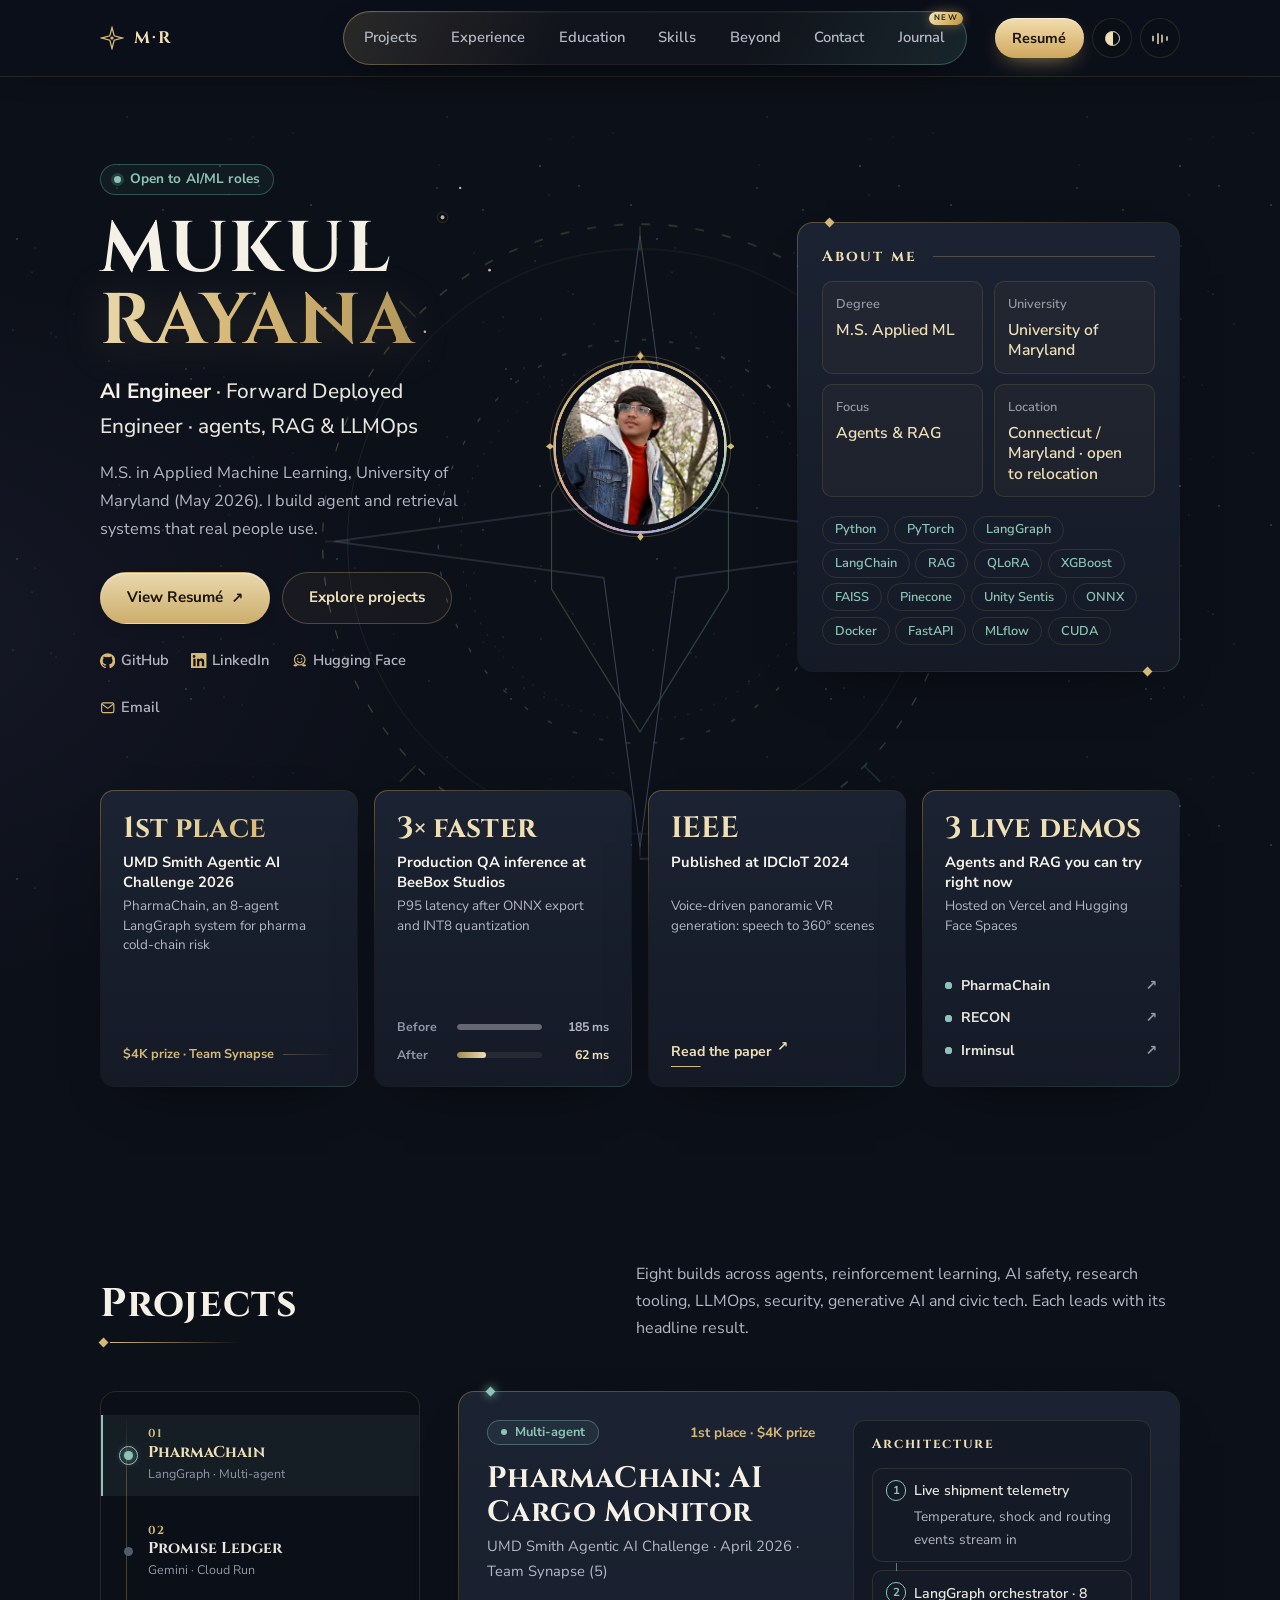
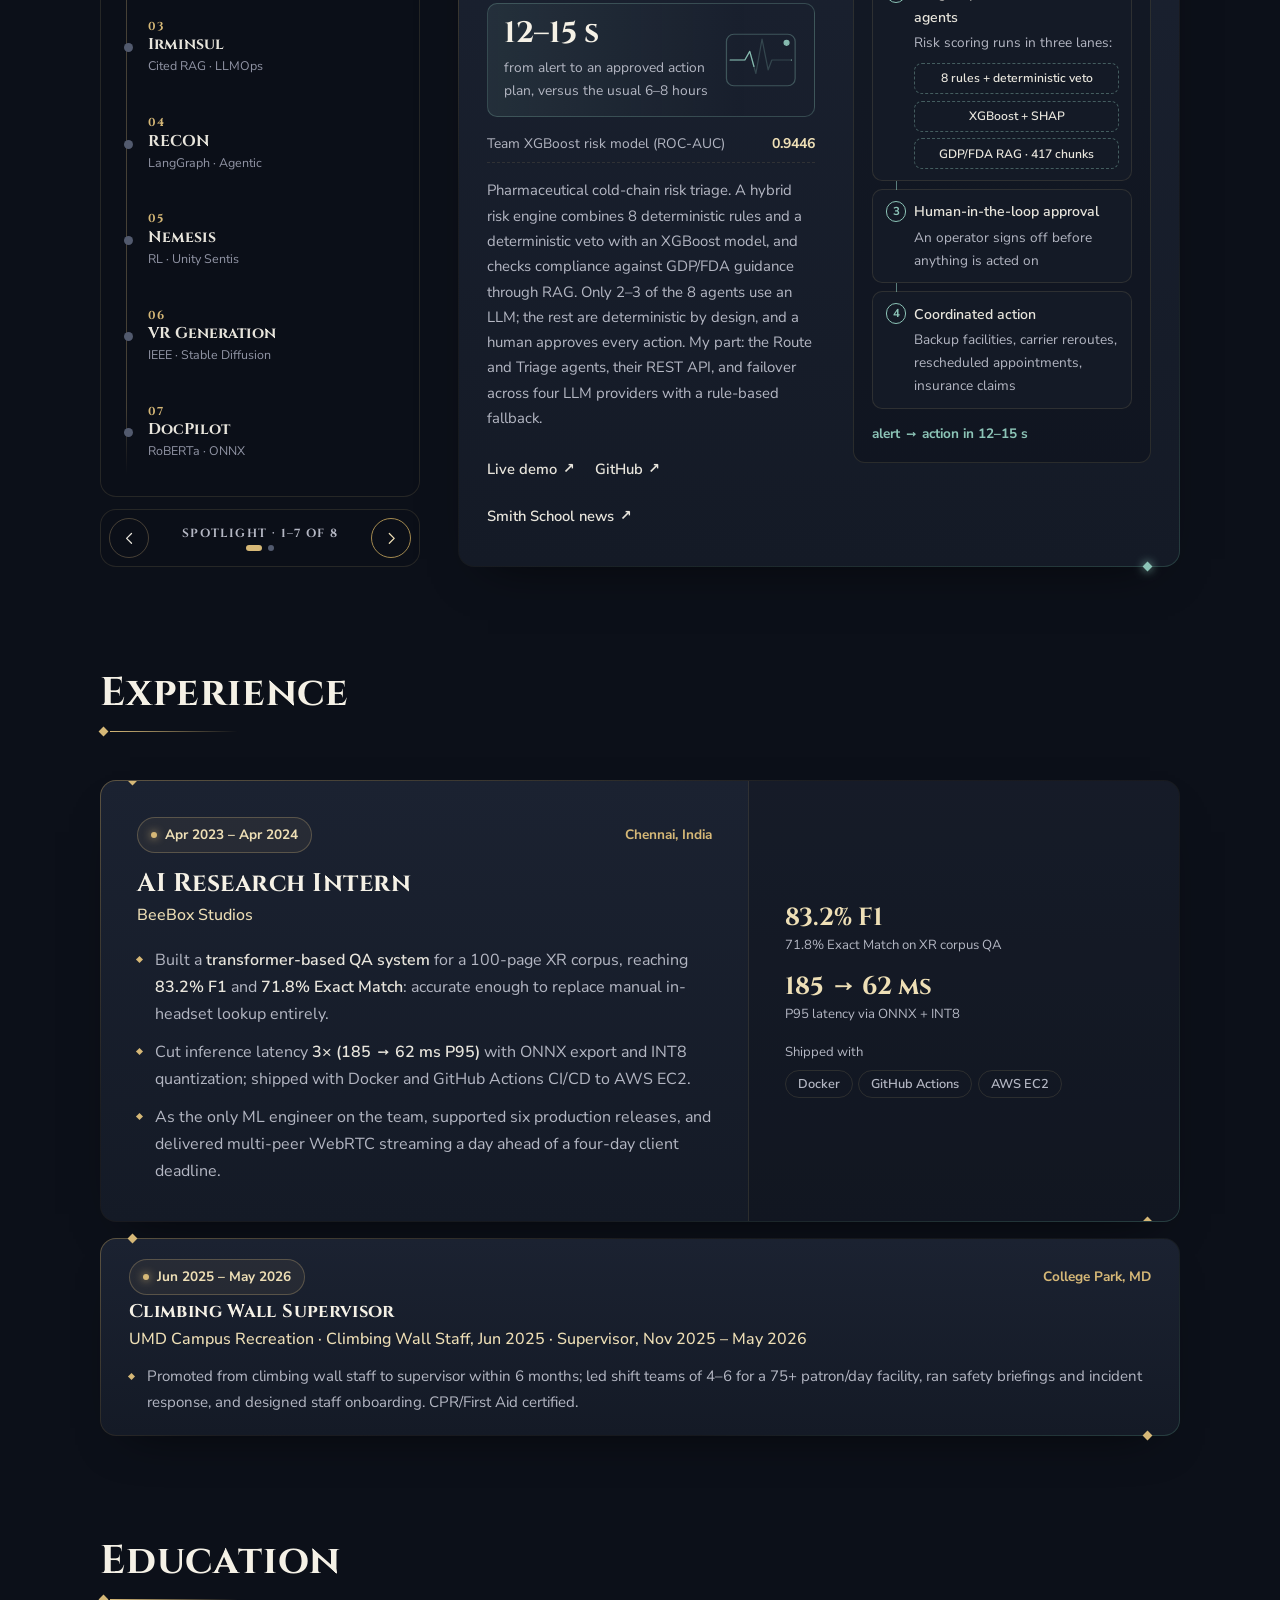
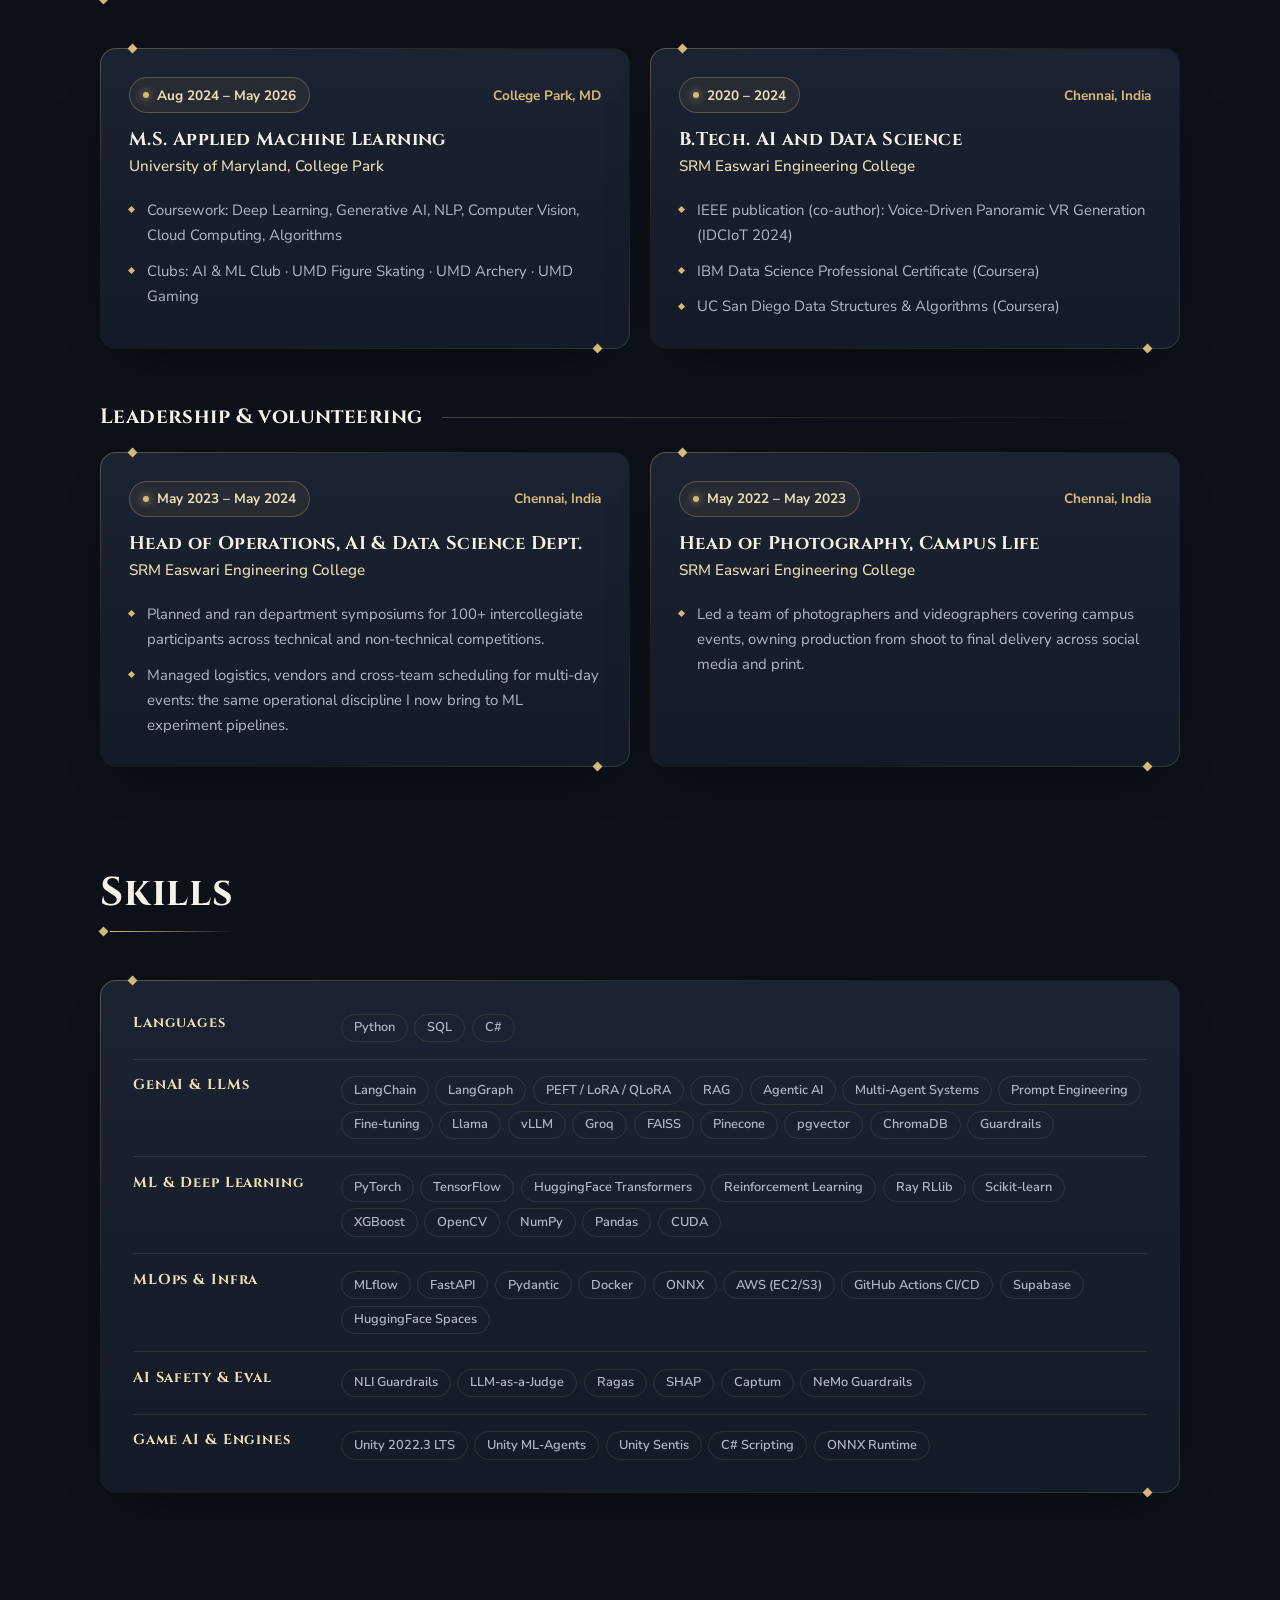
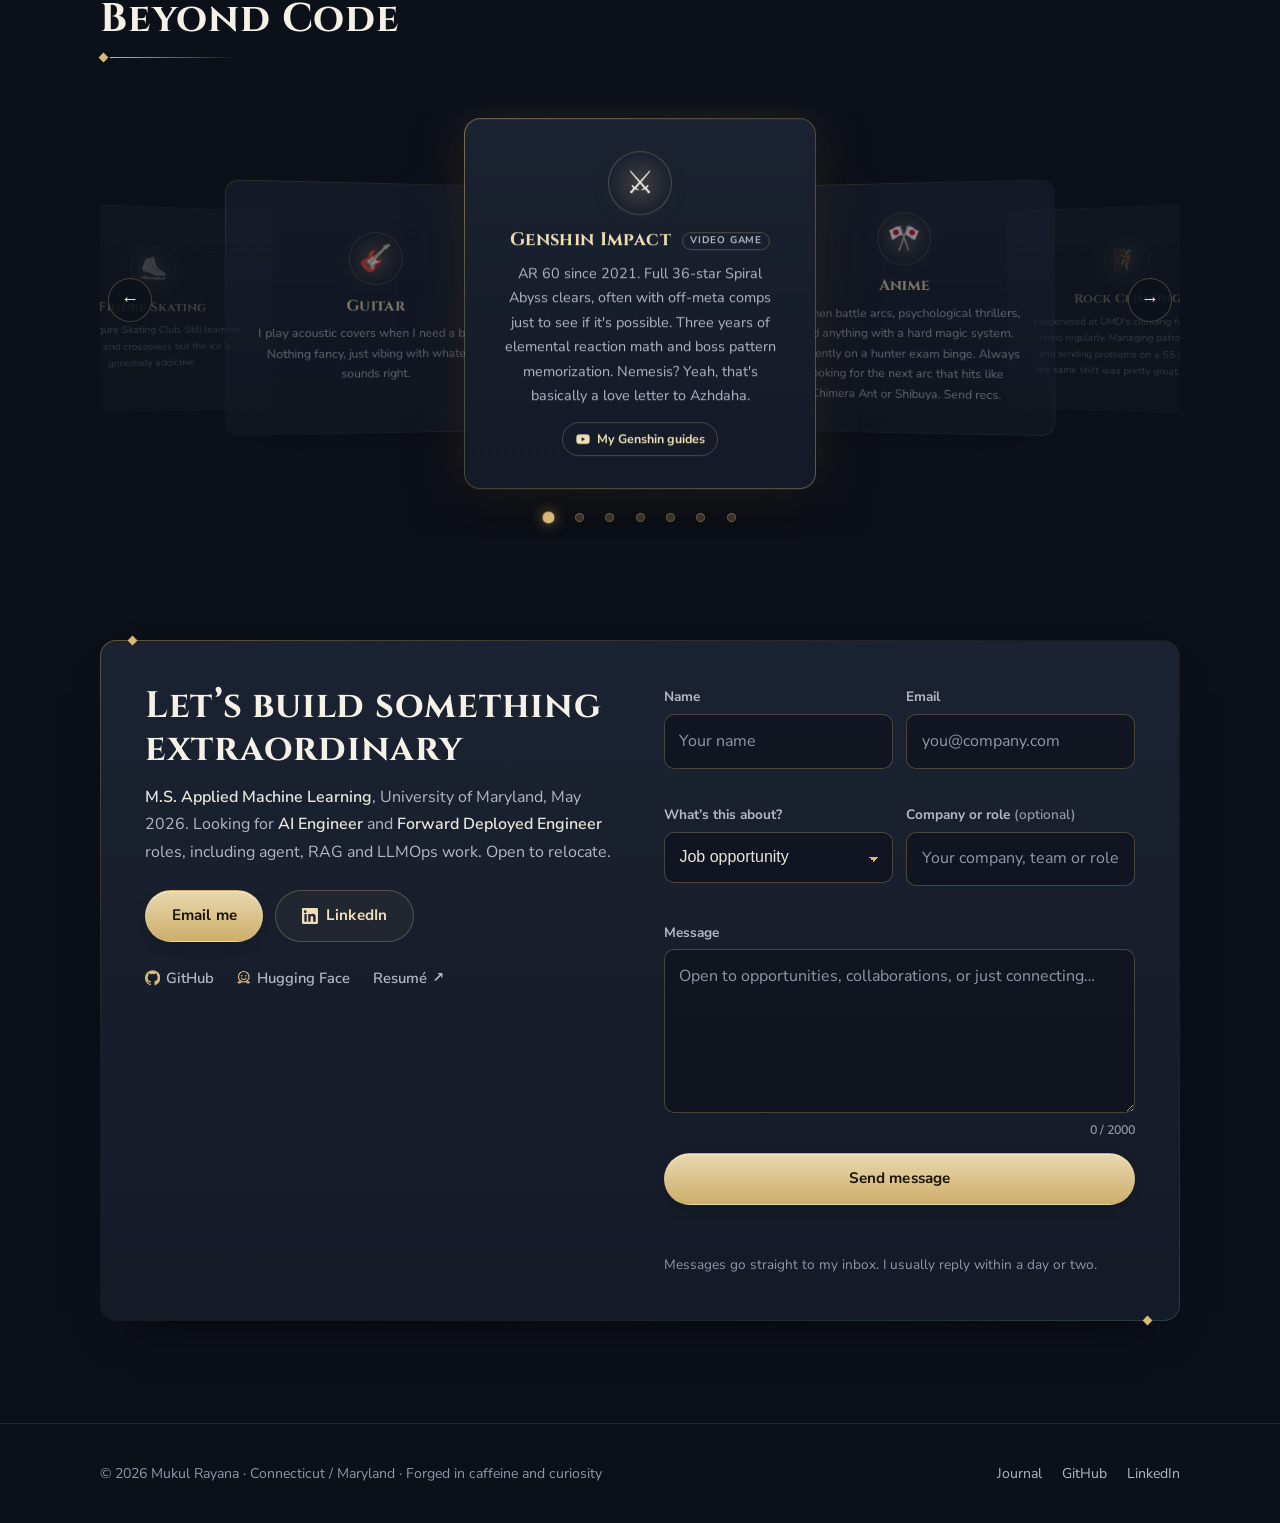
<file: index.html>
<!DOCTYPE html>
<html lang="en">
<head>
<meta charset="UTF-8">
<meta http-equiv="Content-Security-Policy" content="default-src 'self'; script-src 'self'; style-src 'self' 'unsafe-inline'; img-src 'self' data:; font-src 'self'; connect-src 'self' https://api.web3forms.com; form-action 'self' https://api.web3forms.com; base-uri 'self'; object-src 'none'; frame-src 'self' https://www.youtube-nocookie.com; media-src 'self'; manifest-src 'self'; worker-src 'none'; upgrade-insecure-requests">
<meta name="referrer" content="strict-origin-when-cross-origin">
<meta name="viewport" content="width=device-width, initial-scale=1">
<title>Mukul Rayana · AI Engineer &amp; Forward Deployed Engineer</title>
<meta name="description" content="Mukul Rayana, AI engineer building agent and retrieval systems that real people use. 1st place, UMD Smith Agentic AI Challenge. IEEE co-author. Live demos.">
<meta name="theme-color" content="#0c1019">
<meta property="og:title" content="Mukul Rayana · AI Engineer &amp; Forward Deployed Engineer">
<meta property="og:description" content="AI engineer building agent and retrieval systems that real people use. M.S. Applied ML @ UMD. IEEE published. Live HuggingFace demos.">
<meta property="og:image" content="https://mukulray1603.github.io/assets/images/Mypic.jpeg">
<meta property="og:image:width" content="1200">
<meta property="og:image:height" content="675">
<meta property="og:url" content="https://mukulray1603.github.io/">
<meta property="og:type" content="website">
<meta name="twitter:card" content="summary_large_image">
<link rel="canonical" href="https://mukulray1603.github.io/">
<link rel="icon" href="assets/favicon.svg" type="image/svg+xml">
<link rel="preload" href="assets/fonts/nunito-sans-latin.woff2" as="font" type="font/woff2" crossorigin>
<link rel="preload" href="assets/fonts/cinzel-latin.woff2" as="font" type="font/woff2" crossorigin>
<link rel="stylesheet" href="assets/css/site.css">
<script src="assets/js/site.js" defer></script>
<script src="assets/js/head.js"></script>
<script type="application/ld+json">
{"@context":"https://schema.org","@type":"Person","name":"Mukul Rayana","jobTitle":"AI Engineer & Forward Deployed Engineer","description":"AI engineer building agent and retrieval systems that real people use.","url":"https://mukulray1603.github.io","image":"https://mukulray1603.github.io/assets/images/mukul-portrait.jpg","alumniOf":[{"@type":"CollegeOrUniversity","name":"University of Maryland, College Park"},{"@type":"CollegeOrUniversity","name":"SRM Easwari Engineering College"}],"sameAs":["https://github.com/MukulRay1603","https://linkedin.com/in/mukul-rayana","https://huggingface.co/MukulRay"],"knowsAbout":["Machine Learning","Large Language Models","Retrieval-Augmented Generation","Multi-Agent Systems","LLMOps","Reinforcement Learning","Game AI"]}
</script>
<style>
/* ─── opening: the star draws, the name settles, then we zoom through it ─── */
.intro{position:fixed;inset:0;z-index:5000;display:grid;place-items:center;align-content:center;gap:1.6rem;background:radial-gradient(circle at 50% 45%,#1a2030,#0c1019 65%);pointer-events:none;animation:introOut .4s .9s cubic-bezier(.7,0,.3,1) forwards}
.intro-done .intro{display:none}
.intro-star{width:min(42vmin,300px);height:auto;filter:drop-shadow(0 0 18px rgba(216,182,110,.55));animation:introZoom .4s .9s cubic-bezier(.7,0,.3,1) forwards}
.intro-star *{stroke-dasharray:1;stroke-dashoffset:1;animation:draw .7s cubic-bezier(.4,0,.2,1) forwards}
.intro-star circle{stroke-dasharray:.012 .02;stroke-dashoffset:0;opacity:0;animation:introFade .8s .25s forwards}
.intro-star polygon+polygon{animation-delay:.3s}
.intro-name{font:700 clamp(1.2rem,3vw,1.9rem)/1 var(--serif);letter-spacing:.6em;text-transform:uppercase;color:#f7f1e1;opacity:0;animation:introName .6s .2s cubic-bezier(.22,1,.36,1) forwards}
.intro-name span+span{color:#d8b66e}
@keyframes introName{to{opacity:1;letter-spacing:.22em}}
@keyframes introFade{to{opacity:.8}}
@keyframes introZoom{to{transform:scale(7) rotate(25deg);opacity:0}}
@keyframes introOut{to{opacity:0;visibility:hidden}}

/* ─── HERO ─── */
.hero{position:relative;isolation:isolate;overflow:hidden;padding-block:clamp(2.5rem,7vw,5.5rem) clamp(2.5rem,6vw,4.5rem)}
@media (min-width:1000px) and (min-height:720px){.hero{min-height:calc(100svh - 4rem);display:flex;flex-direction:column;justify-content:center}}
/* parallax layers (moved by JS: mouse on desktop, scroll everywhere) */
.layers{position:absolute;inset:0;z-index:-1;pointer-events:none}
.layer{position:absolute;inset:-8%;will-change:transform}
.l-nebula{background:
  radial-gradient(ellipse 55% 60% at 78% 38%,rgba(111,214,187,.08),transparent 60%),
  radial-gradient(ellipse 50% 55% at 18% 72%,rgba(217,184,113,.09),transparent 60%),
  radial-gradient(ellipse 40% 45% at 88% 85%,rgba(187,147,247,.07),transparent 55%),
  radial-gradient(ellipse 35% 35% at 8% 12%,rgba(242,142,98,.05),transparent 55%)}
.l-grid{background-image:linear-gradient(rgba(217,184,113,.035) 1px,transparent 1px),linear-gradient(90deg,rgba(217,184,113,.035) 1px,transparent 1px);background-size:72px 72px;
  -webkit-mask-image:radial-gradient(ellipse 70% 70% at 60% 45%,#000 20%,transparent 75%);mask-image:radial-gradient(ellipse 70% 70% at 60% 45%,#000 20%,transparent 75%)}
.hero-photo{position:relative}
.hero-photo .portrait{z-index:1}
.hero .l-rune{position:absolute;inset:auto;left:50%;top:50%;width:min(680px,92vw);height:auto;aspect-ratio:1;margin:calc(min(680px,92vw) / -2) 0 0 calc(min(680px,92vw) / -2);z-index:-1;perspective:1200px;pointer-events:none}
.rune-tilt{width:100%;height:100%;transform-style:preserve-3d;will-change:transform}
.rune{width:100%;height:100%;opacity:.32;animation:spin 60s linear infinite}
.rune .rune-inner{transform-origin:50% 50%;animation:spin 38s linear infinite reverse}
@keyframes fadein{to{opacity:1}}
.rays{position:absolute;left:50%;top:-25%;width:150%;height:115%;translate:-50% 0;pointer-events:none;transform-origin:50% 0;
  background:repeating-conic-gradient(from 180deg at 50% 0%,transparent 0deg,rgba(240,223,175,.05) 1.5deg,transparent 3.5deg,transparent 10deg);
  -webkit-mask-image:radial-gradient(ellipse 45% 70% at 50% 0%,#000 15%,transparent 72%);mask-image:radial-gradient(ellipse 45% 70% at 50% 0%,#000 15%,transparent 72%);
  animation:sway 18s ease-in-out infinite alternate}
@keyframes sway{from{transform:rotate(-3deg)}to{transform:rotate(3deg)}}
.spotlight{position:absolute;left:0;top:0;width:46rem;height:46rem;margin:-23rem 0 0 -23rem;border-radius:50%;background:radial-gradient(circle,rgba(217,184,113,.075),rgba(111,214,187,.03) 35%,transparent 62%);opacity:0;transition:opacity .6s;will-change:transform}
.hero:hover .spotlight{opacity:1}
.motes i{position:absolute;bottom:-12px;left:var(--x);width:var(--s);height:var(--s);border-radius:50%;background:var(--mc);box-shadow:0 0 8px var(--mc);opacity:0;animation:mote var(--d) var(--dl) linear infinite}
@keyframes mote{0%{transform:translate3d(0,0,0);opacity:0}12%{opacity:.85}85%{opacity:.5}100%{transform:translate3d(var(--dx),-90vh,0);opacity:0}}
.orb{position:absolute;left:var(--x);top:var(--y);width:var(--s);height:var(--s);border-radius:50%;background:radial-gradient(circle,var(--oc),transparent 68%);animation:float var(--d) ease-in-out infinite alternate}
@keyframes float{to{transform:translate(var(--tx),var(--ty)) scale(1.14)}}
/* lite tier: fewer layers, no 3D/blur, still elegant */
.lite .l-grid,.lite .motes,.lite .spotlight,.lite .shimmer{display:none}
.lite .rune,.lite .rune .rune-inner,.lite .orb,.lite .hero h1 span,.lite .rays{animation-play-state:paused}
.lite .rune-tilt{will-change:auto}
.orb{transition:opacity .8s}.lite .orb:nth-child(n+3){opacity:0}
.hero.is-off *,.hero.is-off *::before,.hero.is-off *::after{animation-play-state:paused!important}
@keyframes rise{from{transform:translateY(18px)}}
.hero-grid>*{animation:rise .9s cubic-bezier(.22,1,.36,1) both}
.hero-grid>:nth-child(2){animation-delay:.1s}
.hero-grid>:nth-child(3){animation-delay:.2s}
.name-wrap{position:relative;isolation:isolate}
.figure{position:absolute;z-index:-1;left:22%;top:-8%;width:min(560px,92%);height:auto;pointer-events:none;overflow:visible}
.figure line{stroke:var(--gold);stroke-width:1;vector-effect:non-scaling-stroke;opacity:.32;stroke-dasharray:1;stroke-dashoffset:1;animation:draw 2.4s .2s cubic-bezier(.4,0,.2,1) forwards}
.figure .node{fill:var(--gold-hi);opacity:.8}
.figure .halo{fill:none;stroke:var(--gold);opacity:.3}
@keyframes draw{to{stroke-dashoffset:0}}
.no-anim .figure line{stroke-dashoffset:0}
.hero-grid{display:grid;grid-template-columns:minmax(0,1fr) auto minmax(0,1fr);gap:clamp(2rem,4vw,4.5rem);align-items:center}
.hero-photo{display:flex;flex-direction:column;align-items:center;gap:1rem}
.status{display:inline-flex;align-items:center;gap:.55rem;padding:.4rem .8rem;border:1px solid rgba(111,214,187,.3);border-radius:999px;background:rgba(111,214,187,.06);font-size:.85rem;font-weight:700;line-height:1.2;letter-spacing:.01em;color:var(--anemo)}
.status i{width:7px;height:7px;border-radius:50%;background:var(--anemo);box-shadow:0 0 0 3px rgba(111,214,187,.18)}
.hero h1{padding-top:1.2rem;font-size:clamp(2.6rem,5.6vw,5rem);line-height:1;font-weight:700;letter-spacing:.03em;text-transform:uppercase;color:var(--title)}
.hero h1 span{display:block;background:linear-gradient(100deg,var(--gold-lo) 0%,var(--gold) 25%,var(--gold-hi) 42%,var(--shine) 50%,var(--gold-hi) 58%,var(--gold) 75%,var(--gold-lo) 100%);background-size:260% 100%;background-position:100% 0;-webkit-background-clip:text;background-clip:text;color:transparent;animation:shine 9s 1.5s ease-in-out infinite;filter:drop-shadow(0 4px 22px rgba(var(--g),.2))}
@keyframes shine{0%,62%{background-position:100% 0}100%{background-position:-60% 0}}
.role{margin-top:1rem;font-size:clamp(1.05rem,2.2vw,1.3rem);font-weight:500;color:var(--text)}
.role b{color:var(--title);font-weight:700}
.lede{margin-top:1rem;max-width:36rem;color:var(--muted);font-size:1.02rem}
.hero-cta{display:flex;flex-wrap:wrap;gap:.75rem;margin-top:1.8rem}
.hero-links{display:flex;flex-wrap:wrap;gap:.2rem 1.4rem;margin-top:.9rem}
.si{width:1.05em;height:1.05em;flex:none}
.text-link .si{color:var(--gold)}
.text-link:hover .si{color:var(--gold-hi)}

.card-id{padding:1.6rem 1.5rem;max-width:26rem;justify-self:end;width:100%}
.card-lbl{display:flex;align-items:center;gap:1rem;margin-bottom:1.1rem;font:700 .95rem/1 var(--serif);letter-spacing:.14em;color:var(--gold-hi)}
.card-lbl::after{content:"";flex:1;height:1px;background:var(--line-2)}
.stat-grid{display:grid;grid-template-columns:1fr 1fr;gap:.65rem;margin-bottom:1.15rem}
.stat{padding:.75rem .85rem;border:1px solid var(--line);border-radius:10px;background:rgba(217,184,113,.035);transition:border-color .25s,background .25s}
.stat:hover{border-color:var(--line-2);background:rgba(217,184,113,.07)}
.stat span{display:block;font-size:.8rem;font-weight:600;color:var(--faint)}
.stat b{display:block;margin-top:.25rem;font-size:.98rem;font-weight:600;line-height:1.3;color:var(--gold-hi)}
.chips{display:flex;flex-wrap:wrap;gap:.35rem}
.chips .tag{color:var(--anemo);transition:color .2s,border-color .2s,transform .2s}
.chips .tag:hover{color:var(--gold-hi);border-color:var(--line-2);transform:translateY(-2px)}
.portrait{position:relative;width:clamp(10rem,11.5vw,13.5rem);height:clamp(10rem,11.5vw,13.5rem);margin:1.6rem}
.portrait img{position:relative;width:100%;height:100%;border-radius:50%;object-fit:cover;border:2px solid var(--bg);transition:transform .6s cubic-bezier(.22,1,.36,1)}
.portrait picture{position:relative;z-index:1;height:100%;border-radius:50%;overflow:hidden}
.portrait:hover img{transform:scale(1.06)}
.portrait::before{content:"";position:absolute;inset:-7px;border-radius:50%;background:conic-gradient(from 0deg,var(--gold-lo),var(--gold-hi),var(--anemo),var(--electro),var(--pyro),var(--gold),var(--gold-lo));
  -webkit-mask:radial-gradient(farthest-side,transparent calc(100% - 3px),#000 calc(100% - 2.5px));mask:radial-gradient(farthest-side,transparent calc(100% - 3px),#000 calc(100% - 2.5px));animation:spin 9s linear infinite}
.orbit{position:absolute;inset:-1.6rem;border:1px solid rgba(217,184,113,.2);border-radius:50%;animation:spin 20s linear infinite}
.orbit::before,.orbit::after{content:"";position:absolute;border-radius:50%}
.orbit::before{top:50%;left:-4px;width:8px;height:8px;margin-top:-4px;background:var(--gold);box-shadow:0 0 10px var(--gold)}
.orbit::after{bottom:-3px;left:50%;width:6px;height:6px;margin-left:-3px;background:var(--anemo);box-shadow:0 0 10px var(--anemo)}
.portrait svg{position:absolute;inset:-9%;width:118%;height:118%;max-width:none;color:var(--gold);pointer-events:none}
.portrait .ring{animation:spin 90s linear infinite;transform-origin:50% 50%}
@keyframes spin{to{transform:rotate(360deg)}}

/* quest log — headline stats */
.questlog{margin-top:clamp(2.5rem,5vw,3.75rem);display:grid;grid-template-columns:repeat(4,minmax(0,1fr));gap:1rem}
.ql{display:flex;flex-direction:column;padding:1.3rem 1.35rem 1.25rem;border-radius:14px}
.ql-v{display:block;font:700 clamp(1.5rem,2.3vw,1.95rem)/1.1 var(--serif);font-variant-numeric:lining-nums;color:var(--gold-hi);letter-spacing:.005em}
.ql-l{margin-top:.55rem;font-size:.92rem;font-weight:700;line-height:1.35;color:var(--title)}
.ql-s{margin-top:.25rem;font-size:.84rem;line-height:1.45;color:var(--muted)}
.ql-x{margin-top:auto;padding-top:1rem}
@supports (grid-template-rows:subgrid){
  .ql{display:grid;grid-row:span 4;grid-template-rows:subgrid;row-gap:0}
  .ql-x{margin-top:0;align-self:end}
}
/* 1st place: gold-foil shine */
.foil{background:linear-gradient(100deg,var(--gold) 0%,var(--gold-hi) 30%,var(--shine) 45%,var(--gold-hi) 60%,var(--gold) 100%);background-size:250% 100%;background-position:100% 0;-webkit-background-clip:text;background-clip:text;color:transparent;animation:shine 6s 2s ease-in-out infinite}
.ql-award .ql-x{display:flex;align-items:center;gap:.6rem;font-size:.8rem;font-weight:700;color:var(--gold)}
.ql-award .ql-x::before{content:"";flex:1;height:1px;background:linear-gradient(90deg,var(--line-2),transparent);order:2}
/* 3x faster: before/after latency bars */
.bars-cmp{display:grid;gap:.45rem}
.bar-row{display:grid;grid-template-columns:3.2rem minmax(0,1fr) 3.6rem;align-items:center;gap:.6rem;font-size:.78rem;font-weight:700;color:var(--faint)}
.bar-row b{text-align:right;color:var(--muted);font-weight:700}
.bar-track{height:6px;border-radius:999px;background:rgba(var(--g),.1);overflow:hidden}
.bar-fill{display:block;height:100%;width:var(--w);border-radius:inherit;background:rgba(174,177,194,.45);transform:scaleX(0);transform-origin:left;transition:transform 1.3s cubic-bezier(.22,1,.36,1)}
.bar-row.now .bar-fill{background:linear-gradient(90deg,var(--gold-lo),var(--gold-hi));box-shadow:0 0 12px rgba(var(--g),.45);transition-delay:.35s}
.bar-row.now b{color:var(--gold-hi)}
.questlog.play .bar-fill,.no-anim .bar-fill{transform:scaleX(1)}
/* IEEE: underline that draws on hover */
.paper-link{position:relative;display:inline-flex;gap:.35rem;font-size:.88rem;font-weight:700;color:var(--gold-hi);text-decoration:none}
.paper-link::after{content:"";position:absolute;left:0;right:0;bottom:-3px;height:1px;background:var(--gold);transform:scaleX(.25);transform-origin:left;transition:transform .45s cubic-bezier(.22,1,.36,1)}
.paper-link:hover::after,.paper-link:focus-visible::after{transform:scaleX(1)}
/* live demos: pulsing status dots */
.live-list{display:grid;gap:.15rem}
.live-list a{display:flex;align-items:center;gap:.6rem;min-height:30px;font-size:.88rem;font-weight:700;color:var(--text);text-decoration:none;transition:color .2s}
.live-list a:hover{color:var(--gold-hi)}
.live-list a span{margin-left:auto;color:var(--faint);font-weight:600}
.live{position:relative;width:7px;height:7px;flex:none;border-radius:50%;background:var(--anemo)}
.live::after{content:"";position:absolute;inset:0;border-radius:50%;background:var(--anemo);animation:ping 2.4s cubic-bezier(0,0,.2,1) infinite}
.live-list a:nth-child(2) .live::after{animation-delay:.8s}.live-list a:nth-child(3) .live::after{animation-delay:1.6s}
@keyframes ping{0%{transform:scale(1);opacity:.6}80%,100%{transform:scale(2.8);opacity:0}}
.lite .foil,.lite .live::after{animation:none}

/* ─── EXPERIENCE ─── */
.xp-main{display:grid;grid-template-columns:minmax(0,1.5fr) minmax(0,1fr);gap:0;overflow:hidden}
.xp-body{padding:clamp(1.4rem,3.5vw,2.25rem)}
.xp-meta{display:flex;flex-wrap:wrap;align-items:center;justify-content:space-between;gap:.5rem 1rem;font-size:.85rem;font-weight:700;color:var(--gold)}
.xp-meta span:first-child{display:inline-flex;align-items:center;gap:.5rem;padding:.34rem .8rem;border-radius:999px;border:1px solid var(--line-2);background:rgba(var(--g),.07);color:var(--gold-hi)}
.xp-meta span:first-child::before{content:"";width:6px;height:6px;border-radius:50%;background:var(--gold);box-shadow:0 0 8px var(--gold)}
.xp-role{margin-top:1rem;font-size:clamp(1.3rem,2.2vw,1.6rem);color:var(--title)}
.xp-co{margin-top:.25rem;font-weight:500;color:var(--gold-hi)}
.bullets{margin-top:1.1rem;display:grid;gap:.65rem}
.bullets li{position:relative;padding-left:1.15rem;color:var(--muted)}
.bullets li::before{content:"";position:absolute;left:0;top:.62em;width:5px;height:5px;transform:rotate(45deg);background:var(--gold)}
.bullets b{color:var(--text);font-weight:600}
.xp-stats{padding:clamp(1.4rem,3.5vw,2.25rem);border-left:1px solid var(--line);background:rgba(var(--ink),.35);display:grid;gap:1rem;align-content:center}
.xs{display:grid;gap:.2rem}
.xs-v{font:700 1.55rem/1.1 var(--serif);font-variant-numeric:lining-nums;color:var(--gold-hi)}
.xs-l{font-size:.82rem;color:var(--muted)}
.xs-stack{display:flex;flex-wrap:wrap;gap:.35rem;margin-top:.2rem}
.xp-minor{margin-top:1rem;padding:1.2rem clamp(1.2rem,3vw,1.75rem)}
.xp-minor .xp-role{font-size:1.15rem;margin-top:.4rem}
.xp-minor .bullets{margin-top:.7rem;font-size:.94rem}

/* ─── PROJECTS (artifacts) ─── */
/* Stellar Archive: constellation rail + one project on stage, auto-advance */
.archive{display:grid;grid-template-columns:20rem minmax(0,1fr);gap:clamp(1.25rem,3vw,2.5rem);align-items:start}
.rail{position:sticky;top:5.5rem;display:flex;flex-direction:column;padding:.5rem 0;border:1px solid var(--line);border-radius:var(--r);background:rgba(var(--ink),.62)}
.rail::before{content:"";position:absolute;left:calc(1.25rem + 5px);top:1.4rem;bottom:1.4rem;width:1px;background:linear-gradient(transparent,var(--line-2) 10%,var(--line-2) 90%,transparent)}
.rail-item{--c:var(--gold);position:relative;display:flex;align-items:center;gap:.95rem;width:100%;padding:.85rem 1.25rem;border:0;border-left:2px solid transparent;background:none;text-align:left;cursor:pointer;overflow:hidden;transition:background .25s,border-color .25s}
.rail-item:hover{background:rgba(217,184,113,.045)}
.rail-item[aria-selected="true"]{border-left-color:var(--c);background:color-mix(in srgb,var(--c) 8%,transparent)}
.rail-item:focus-visible{outline:2px solid var(--gold-hi);outline-offset:-3px;border-radius:0}
.rail-dot{position:relative;z-index:1;flex:none;width:9px;height:9px;margin-left:1px;border-radius:50%;background:var(--dot);transition:background .3s,box-shadow .3s}
.rail-item:hover .rail-dot{background:color-mix(in srgb,var(--c) 60%,var(--dot))}
.rail-item[aria-selected="true"] .rail-dot{background:var(--c);box-shadow:0 0 10px var(--c)}
.rail-item[aria-selected="true"] .rail-dot::after{content:"";position:absolute;inset:-5px;border-radius:50%;border:1px solid var(--c);animation:pulse 2.4s ease-out infinite}
@keyframes pulse{from{opacity:.8;transform:scale(1)}to{opacity:0;transform:scale(2.4)}}
.rail-text{display:grid;min-width:0}
.rail-num{font:700 .72rem/1 var(--serif);letter-spacing:.1em;font-variant-numeric:lining-nums;color:var(--gold)}
[data-theme="light"] .rail-num{color:var(--gold-hi)}
.rail-name{margin-top:.25rem;font:700 .98rem/1.2 var(--serif);color:var(--text);transition:color .25s}
.rail-item:hover .rail-name,.rail-item[aria-selected="true"] .rail-name{color:var(--gold-hi)}
.rail-sub{margin-top:.2rem;font-size:.78rem;line-height:1.3;color:var(--faint);white-space:nowrap;overflow:hidden;text-overflow:ellipsis}
.rail-bar{position:absolute;left:0;right:0;bottom:0;height:2px;background:var(--c);opacity:.75;transform:scaleX(0);transform-origin:left}
.archive.auto .rail-item[aria-selected="true"] .rail-bar{animation:fill 9s linear forwards}
.archive.paused .rail-bar{animation-play-state:paused!important}
@keyframes fill{to{transform:scaleX(1)}}
.stage{position:relative;display:grid;min-width:0}
.stage>.art{grid-area:1/1;opacity:0;visibility:hidden;transform:translateY(16px) scale(.985);transition:opacity .45s,transform .55s cubic-bezier(.22,1,.36,1),visibility 0s .45s,border-color .25s}
.art-num{display:none}
.stage>.art.is-on{opacity:1;visibility:visible;transform:none;transition:opacity .55s .1s,transform .65s cubic-bezier(.22,1,.36,1) .1s,visibility 0s,border-color .25s}
@media (min-width:1100px){.archive{align-items:stretch}}
@media (min-width:861px) and (max-width:1099px){.stage>.art:not(.is-on){display:none}}
@media (min-width:1100px){
  .stage>.art:not(.art-feat){display:grid;grid-template-columns:minmax(0,1.05fr) minmax(0,1fr);column-gap:clamp(1.5rem,3vw,3rem);grid-auto-flow:row dense;align-content:center;padding:clamp(1.75rem,3vw,2.75rem)}
  .stage>.art:not(.art-feat)>*{grid-column:1}
  .stage>.art:not(.art-feat)>.main-stat{grid-column:2;grid-row:1/span 3;align-self:end;margin-top:0}
  .stage>.art:not(.art-feat)>.subs{grid-column:2;grid-row:4/span 4;align-self:start}
  .stage>.art:not(.art-feat) h3{font-size:clamp(1.45rem,2.2vw,1.85rem)}
  .stage>.art:not(.art-feat)>.art-links{padding-top:1.25rem}
  /* project section: list and card share one height; cards with media keep tags and links beside the thumbnails */
  .stage>.art:has(>.demos)>.subs{grid-row:4}
  .stage>.art:has(>.demos)>.demos{grid-column:1;grid-row:5;margin-top:1rem}
  .stage>.art:has(>.demos)>.art-side{grid-column:2;grid-row:5;align-self:center;margin-top:1rem}
  .art-side .flow{margin-top:0}
  .art-side .art-links{padding-top:.8rem}
  /* featured card: wider text column, compact pipeline, only the stat the pipeline doesn't already show */
  .art-feat{grid-template-columns:minmax(0,1.25fr) minmax(0,1fr)}
  .art-feat .subs{margin-top:.5rem}
  .art-feat .subs li:not(:nth-child(3)){display:none}
  .arch{padding:.95rem 1rem}
  .arch ol{gap:.4rem}
  .arch li{padding:.5rem .75rem .5rem 2.5rem}
  .arch li::before{top:.55rem}
  .arch-title{margin-bottom:.75rem}
  .arch .lanes span{padding:.3rem .45rem}
  .art-num{position:absolute;right:1.75rem;bottom:.5rem;font:700 clamp(4.5rem,7.5vw,7.5rem)/1 var(--serif);color:var(--c);opacity:.07;pointer-events:none;user-select:none}
}

/* Beyond: 3D coverflow */
.cover{position:relative;height:27rem;perspective:1400px;overflow:hidden;touch-action:pan-y}
.cover-track{position:relative;height:100%;transform-style:preserve-3d}
.cover .hobby{position:absolute;left:50%;top:50%;width:min(22rem,78vw);min-height:19rem;margin:0;translate:-50% -55%;display:flex;flex-direction:column;align-items:center;justify-content:center;text-align:center;padding:2rem 2.2rem;
  transition:transform .75s cubic-bezier(.25,.46,.45,.94),opacity .6s,border-color .4s,box-shadow .6s;backface-visibility:hidden;cursor:pointer}
.cover .hobby.is-on{border-color:var(--line-2);box-shadow:0 0 50px rgba(217,184,113,.12),0 24px 60px rgba(0,0,0,.45);cursor:default}
.cover .hobby-top{flex-direction:column;gap:.9rem}
.cover .hobby h3{font-size:1.15rem}
.cover-btn{position:absolute;top:45%;z-index:20;width:44px;height:44px;margin-top:-22px;border-radius:50%;border:1px solid var(--line-2);background:rgba(var(--ink),.75);color:var(--gold-hi);font-size:1.1rem;cursor:pointer;transition:background .2s,transform .2s}
.cover-btn:hover{background:rgba(217,184,113,.14);transform:scale(1.08)}
.cover-prev{left:.5rem}.cover-next{right:.5rem}
.cover-dots{position:absolute;left:0;right:0;bottom:.5rem;display:flex;justify-content:center;gap:.4rem;z-index:20}
.cover-dots button{width:24px;height:24px;padding:0;border:0;background:none;cursor:pointer;display:grid;place-items:center}
.cover-dots button::before{content:"";width:9px;height:9px;border-radius:50%;background:rgba(217,184,113,.22);border:1px solid rgba(217,184,113,.3);transition:transform .3s,background .3s}
.cover-dots button[aria-current="true"]::before{background:var(--gold);box-shadow:0 0 10px rgba(217,184,113,.6);transform:scale(1.35)}
.art{--c:var(--gold);display:flex;flex-direction:column;padding:clamp(1.25rem,3vw,1.75rem);transition:border-color .25s,transform .25s}
.art:hover{border-color:color-mix(in srgb,var(--c) 45%,transparent);transform:translateY(-2px)}
.art::before,.art::after{background:var(--c)!important;box-shadow:0 0 10px var(--c)!important}
.art-top{display:flex;align-items:center;justify-content:space-between;gap:.75rem;flex-wrap:wrap}
.art-rank{font-size:.85rem;font-weight:700;color:var(--gold)}
.art h3{margin-top:1rem;font-size:1.35rem;color:var(--title)}
.art-sub{margin-top:.3rem;color:var(--muted);font-size:.92rem}
.main-stat{margin-top:1.15rem;padding:.85rem 1rem;border-radius:10px;border:1px solid color-mix(in srgb,var(--c) 26%,transparent);background:linear-gradient(90deg,color-mix(in srgb,var(--c) 10%,transparent),transparent 80%)}
/* Irminsul: older build behind a small toggle */
.older{margin-top:.9rem;font-size:.86rem}
.older summary{display:inline-flex;align-items:center;gap:.45rem;padding:.3rem .8rem;border:1px solid var(--line-2);border-radius:999px;color:var(--muted);font-weight:700;cursor:pointer;list-style:none;transition:border-color .2s,color .2s}
.older summary::-webkit-details-marker{display:none}
.older summary::after{content:"";width:.45rem;height:.45rem;border-right:1.5px solid currentColor;border-bottom:1.5px solid currentColor;rotate:45deg;translate:0 -.12rem;transition:rotate .2s}
.older[open] summary::after{rotate:225deg;translate:0 .1rem}
.older summary:hover,.older summary:focus-visible{border-color:var(--c);color:var(--title)}
.older-body{margin-top:.7rem;padding:.8rem 1rem;border:1px dashed var(--line-2);border-radius:10px;color:var(--muted)}
.older-body .subs{margin-top:.5rem}
.older-body .text-link{display:inline-block;margin-top:.6rem;font-size:.84rem}
/* animated project icons inside the headline-number box */
.main-stat{position:relative;padding-right:6.4rem}
.mi{position:absolute;right:1rem;top:50%;width:4.6rem;height:4.6rem;translate:0 -50%;color:var(--c);opacity:.95;overflow:visible}
.mi *{transform-box:fill-box;transform-origin:center}
.mi-trace{stroke-dasharray:28 72;animation:miTrace 2.6s linear infinite}
@keyframes miTrace{from{stroke-dashoffset:100}to{stroke-dashoffset:0}}
.mi-blink{animation:miBlink 2.4s ease-in-out infinite}@keyframes miBlink{50%{opacity:.15}}
.mi-pulse{animation:miPulse 3s ease-in-out infinite}@keyframes miPulse{50%{transform:scale(1.18);opacity:.55}}
.mi-ripple{animation:miRipple 3.6s ease-out infinite}@keyframes miRipple{0%{transform:scale(.6);opacity:.9}100%{transform:scale(1.6);opacity:0}}
.mi-spin{animation:miSpin 14s linear infinite}.mi-sweep{transform-box:view-box;transform-origin:0 0;animation:miSpin 3.2s linear infinite}
@keyframes miSpin{to{transform:rotate(360deg)}}
.mi-scan{animation:miScan 2.8s ease-in-out infinite alternate}@keyframes miScan{from{transform:translateY(-14px)}to{transform:translateY(46px)}}
.mi-turn{animation:miTurn 4s ease-in-out infinite}@keyframes miTurn{50%{transform:scaleX(-1)}}
.stage>.art:not(.is-on) .mi *,.lite .mi *{animation-play-state:paused}
@media (prefers-reduced-motion:reduce){.mi *{animation:none!important}}
@media (max-width:480px){.main-stat{padding-right:5.2rem}.mi{width:3.8rem;height:3.8rem;right:.7rem}}
.main-stat b{display:block;font:700 1.85rem/1.1 var(--serif);font-variant-numeric:lining-nums;color:var(--title)}
.main-stat span{display:block;margin-top:.4rem;font-size:.86rem;color:var(--muted)}
.subs{margin-top:.8rem;display:grid;gap:.1rem}
.subs li{display:flex;justify-content:space-between;align-items:baseline;gap:1rem;padding:.42rem 0;border-bottom:1px dashed rgba(217,184,113,.12);font-size:.86rem}
.subs li:last-child{border-bottom:0}
.subs span{color:var(--muted)}
.subs span{flex:0 1 auto;min-width:5.5rem}
.subs b{flex:0 1 auto;min-width:0;font-size:.88rem;font-weight:700;line-height:1.3;color:var(--gold-hi);text-align:right;text-wrap:balance;overflow-wrap:anywhere}
.art-desc{margin-top:.95rem;color:var(--muted);font-size:.93rem}
.flow{margin-top:.9rem;display:flex;flex-wrap:wrap;align-items:center;gap:.35rem;font-size:.8rem;line-height:1.4;font-weight:600;color:var(--faint)}
.flow{gap:.35rem 1.15rem}
.flow span{position:relative;padding:.18rem .5rem;border:1px solid var(--line);border-radius:6px;color:var(--text)}
.flow span+span::before{content:"→";position:absolute;left:-1rem;top:.18rem;color:var(--c)}
.demos{display:grid;grid-template-columns:1fr 1fr;gap:.75rem;margin-top:1rem}
.demo-tile{position:relative;display:block;aspect-ratio:16/10;padding:0;border:1px solid var(--line-2);border-radius:12px;overflow:hidden;background:#0d1222;cursor:pointer;transition:border-color .2s,transform .2s}
.demo-tile img,.demo-tile video{position:absolute;inset:0;width:100%;height:100%;object-fit:cover;display:block}
.demo-tile:hover,.demo-tile:focus-visible{border-color:var(--gold);transform:translateY(-2px)}
.demo-tile:focus-visible{outline:2px solid var(--gold-hi);outline-offset:3px}
.demo-tag{position:absolute;left:.4rem;bottom:.4rem;display:inline-flex;align-items:center;gap:.35rem;padding:.22rem .55rem .22rem .45rem;border-radius:999px;font-size:.7rem;font-weight:700;color:#14110a;background:var(--gold);box-shadow:0 3px 12px rgba(0,0,0,.35)}
.demos-one{grid-template-columns:1.15fr 1fr;align-items:center}
.demo-credit{margin:0;font-size:.78rem;line-height:1.45;color:var(--faint)}
.demo-tag svg{width:.85rem;height:.85rem}
.demo-tag .live{width:.5rem;height:.5rem;border-radius:50%;background:#1f8a4c;box-shadow:0 0 0 2px rgba(31,138,76,.25)}
dialog.cv.pv{height:fit-content;max-height:92vh;width:min(60rem,calc(100% - 2rem))}
.pv-body{position:relative;aspect-ratio:16/9;background:#000}
.pv-body iframe,.pv-body video{position:absolute;inset:0;width:100%;height:100%;border:0;display:block;object-fit:contain;background:#0d1222}
.pv-note{margin:0;padding:.7rem 1.4rem .9rem;font-size:.82rem;color:var(--muted)}
@media (prefers-reduced-motion:reduce){.demo-tile:hover,.demo-tile:focus-visible{transform:none}}
.art-links{margin-top:auto;padding-top:1rem;display:flex;flex-wrap:wrap;gap:.2rem 1.25rem}
.art-links a{color:var(--text)}

/* featured artifact */
.art-feat{display:grid;grid-template-columns:minmax(0,1.1fr) minmax(0,1fr);gap:clamp(1.25rem,3vw,2.5rem);align-items:start}
.art-feat .art-col{display:flex;flex-direction:column;height:100%}
.art-feat h3{font-size:clamp(1.45rem,2.4vw,1.85rem)}
.arch{padding:1.1rem;border:1px solid var(--line);border-radius:12px;background:rgba(var(--ink),.45)}
.arch-title{font:700 .85rem/1 var(--serif);letter-spacing:.12em;color:var(--gold-hi);margin-bottom:1rem}
.arch ol{list-style:none;padding:0;display:grid;gap:.5rem;counter-reset:s}
.arch li{position:relative;display:grid;gap:.1rem;padding:.65rem .8rem .65rem 2.6rem;border:1px solid var(--line);border-radius:10px;background:var(--surface);font-size:.85rem;color:var(--muted)}
.arch li b{color:var(--text);font-weight:600;font-size:.88rem}
.arch li::before{counter-increment:s;content:counter(s);position:absolute;left:.8rem;top:.7rem;width:1.3rem;height:1.3rem;display:grid;place-items:center;border-radius:50%;border:1px solid var(--c);color:var(--c);font:700 .72rem/1 var(--sans)}
.arch li+li::after{content:"";position:absolute;left:1.43rem;top:-.55rem;width:1px;height:.55rem;background:var(--c);opacity:.6}
.arch .lanes{display:flex;flex-wrap:wrap;gap:.4rem;margin-top:.45rem}
.arch .lanes span{flex:1 1 auto;overflow-wrap:normal;padding:.4rem .45rem;border:1px dashed color-mix(in srgb,var(--c) 40%,transparent);border-radius:8px;font-size:.76rem;font-weight:600;line-height:1.35;color:var(--text);text-align:center}
.arch-foot{margin-top:.8rem;font-size:.85rem;font-weight:700;color:var(--c)}

/* ─── EDUCATION / LEADERSHIP ─── */
.two{display:grid;grid-template-columns:repeat(2,minmax(0,1fr));gap:1.25rem}
.edu{padding:clamp(1.25rem,3vw,1.75rem)}
.edu h3{margin-top:1rem;font-size:1.15rem;color:var(--title)}
.edu .xp-co{font-size:.95rem}
.edu .bullets{font-size:.93rem}
.sub-head{margin:3.5rem 0 1.4rem;font:700 1.3rem/1.2 var(--serif);color:var(--title);display:flex;align-items:center;gap:1.25rem}
.sub-head::after{content:"";flex:1;height:1px;background:linear-gradient(90deg,var(--line-2),transparent)}

/* ─── SKILLS ─── */
.talents{padding:clamp(.5rem,2vw,1rem) clamp(1.25rem,3vw,2rem)}
.talent{display:grid;grid-template-columns:12rem minmax(0,1fr);gap:1rem;padding:1.05rem 0;border-bottom:1px solid var(--line)}
.talent:last-child{border-bottom:0}
.talent h3{font:700 .9rem/1.3 var(--serif);letter-spacing:.06em;color:var(--gold-hi)}
.talent ul{display:flex;flex-wrap:wrap;gap:.4rem}

/* ─── BEYOND ─── */
.hobby{padding:1.2rem 1.25rem}
.ql,.xp-main,.xp-minor,.edu,.talents,.contact{transition:transform .4s cubic-bezier(.22,1,.36,1),box-shadow .4s,border-color .3s}
.ql:hover,.xp-main:hover,.xp-minor:hover,.edu:hover,.talents:hover{transform:translateY(-6px);box-shadow:0 26px 50px -24px rgba(0,0,0,.75),0 0 0 1px rgba(var(--g),.28),0 0 34px -10px rgba(var(--g),.35)}
.hobby-top{display:flex;align-items:center;gap:.7rem}
.hobby-kind{display:inline-block;margin-left:.35rem;padding:.12rem .45rem;border:1px solid var(--line-2);border-radius:999px;font:700 .62rem/1.2 var(--sans);letter-spacing:.08em;text-transform:uppercase;color:var(--muted);vertical-align:.2em}
.hobby-ic{display:grid;place-items:center;width:2.6rem;height:2.6rem;border-radius:50%;border:1px solid var(--line-2);font-size:1.25rem;line-height:1;background:radial-gradient(circle,rgba(var(--g),.14),transparent 70%)}
.cover .hobby-ic{width:4rem;height:4rem;font-size:2rem;filter:drop-shadow(0 0 14px rgba(var(--g),.45))}
.hobby h3{font-size:1.05rem;color:var(--gold-hi)}
.hobby p{margin-top:.65rem;font-size:.9rem;color:var(--muted)}
.hobby-link{display:inline-flex;align-items:center;gap:.4rem;margin-top:.9rem;padding:.32rem .75rem;border:1px solid var(--line-2);border-radius:999px;font-size:.78rem;font-weight:700;color:var(--gold-hi);text-decoration:none;transition:border-color .2s,background .2s}
.hobby-link svg{width:1rem;height:1rem}
.hobby-link:hover,.hobby-link:focus-visible{border-color:var(--gold);background:rgba(var(--g),.1)}

/* ─── CONTACT ─── */
.contact{display:grid;grid-template-columns:minmax(0,1fr) minmax(0,1fr);gap:clamp(1.5rem,4vw,3rem);padding:clamp(1.5rem,4vw,2.75rem)}
.contact h2{font-size:clamp(1.6rem,3vw,2.3rem);color:var(--title)}
.contact-lede{margin-top:.9rem;color:var(--muted)}
.contact-lede b{color:var(--text);font-weight:600}
.contact .hero-cta{margin-top:1.5rem}
.form{display:grid;gap:.85rem}
.field{display:grid;gap:.35rem;align-content:start}
.field label{font-size:.85rem;font-weight:700;color:var(--muted)}
.field input:not([type=checkbox]),.field textarea{width:100%;padding:.8rem .9rem;border-radius:10px;border:1px solid var(--line-2);background:rgba(var(--ink),.6);font-size:1rem;transition:border-color .2s,box-shadow .2s}
.field textarea{min-height:7.5rem;resize:vertical}
.field input:user-invalid,.field textarea:user-invalid,.field .is-bad,.field .is-bad:focus{border-color:var(--pyro)}
.field input:focus,.field textarea:focus{outline:none;border-color:var(--gold);box-shadow:0 0 0 3px rgba(217,184,113,.18)}
.field ::placeholder{color:var(--faint)}
.form-status{min-height:1.4em;font-size:.9rem;color:var(--anemo)}
.form-status.err{color:var(--pyro)}
.hp{position:absolute!important;left:-9999px!important;width:1px;height:1px;opacity:0}
.field-row{display:grid;grid-template-columns:1fr 1fr;gap:.85rem}
.field select{width:100%;padding:.8rem .9rem;border-radius:10px;border:1px solid var(--line-2);background:rgba(var(--ink),.6);font-size:1rem;line-height:1.5;color:var(--text);appearance:none;-webkit-appearance:none;
  background-image:linear-gradient(45deg,transparent 50%,var(--gold) 50%),linear-gradient(135deg,var(--gold) 50%,transparent 50%);background-position:calc(100% - 18px) 55%,calc(100% - 13px) 55%;background-size:5px 5px;background-repeat:no-repeat}
.field select:focus{outline:none;border-color:var(--gold);box-shadow:0 0 0 3px rgba(var(--g),.18)}
.field select option{background:var(--surface);color:var(--text)}
.opt{font-weight:600;color:var(--faint)}
.field-err{min-height:1.15em;font-size:.82rem;font-weight:600;color:var(--pyro)}
.field-foot{display:flex;justify-content:space-between;gap:1rem}
.count{flex:none;font-size:.78rem;font-weight:600;color:var(--faint)}
.count.over{color:var(--pyro)}
.form-note{font-size:.85rem;color:var(--faint)}
.btn.is-busy{opacity:.75;cursor:progress}
.copy-mail{margin-left:.25rem;padding:.25rem .7rem;border-radius:999px;border:1px solid var(--line-2);background:rgba(var(--g),.08);color:var(--gold-hi);font-size:.85rem;font-weight:700;cursor:pointer}
.sent-card{display:grid;justify-items:center;gap:.8rem;padding:2.5rem 1.5rem;text-align:center;border:1px solid var(--line-2);border-radius:var(--r);background:radial-gradient(circle at 50% 0%,rgba(var(--g),.12),transparent 70%);outline:none}
.sent-card h3{font-size:1.4rem;color:var(--gold-hi)}
.sent-card p{max-width:24rem;color:var(--muted)}
.sent-star{width:14px;height:14px;transform:rotate(45deg);background:var(--gold);box-shadow:0 0 18px var(--gold);animation:pulse 2.4s ease-out infinite}
@media (max-width:600px){.field-row{grid-template-columns:1fr}}

/* ─── RESPONSIVE ─── */
@media (min-width:1000px) and (max-height:860px){
  .hero{padding-block:2.25rem 2rem}
  .hero h1{font-size:clamp(2.4rem,4.6vw,3.6rem);padding-top:1rem}
  .role{margin-top:.7rem}
  .lede{margin-top:.7rem;font-size:.96rem;line-height:1.6}
  .hero-cta{margin-top:1.2rem}
  .portrait{width:10.5rem;height:10.5rem;margin:1.4rem}
  .questlog{margin-top:1.75rem}
}
@media (max-width:1400px){.arch .lanes{grid-template-columns:1fr}}
@media (min-width:1000px) and (max-height:860px){
  .art-feat{gap:1.5rem;padding:1.4rem 1.6rem}
  .art-feat h3{font-size:1.45rem}
  .art-feat .main-stat{margin-top:.8rem;padding:.65rem .9rem}
  .art-feat .main-stat b{font-size:1.5rem}
  .art-feat .subs{display:none}
  .art-feat .art-desc{font-size:.88rem;margin-top:.7rem}
  .arch{padding:.9rem}
  .arch-title{margin-bottom:.7rem}
  .arch li{font-size:0;padding:.5rem .7rem .5rem 2.4rem}
  .arch li b{font-size:.86rem}
  .arch li::before{top:.5rem}
  .arch .lanes{margin-top:.4rem;gap:.3rem}
  .arch .lanes span{padding:.3rem .45rem}
}
@media (max-width:1100px){
  .hero-grid{grid-template-columns:1fr 1fr}
  .hero-grid>:first-child{grid-column:1/-1}
}
@media (max-width:700px){
  .hero-grid{grid-template-columns:1fr}
}
@media (max-width:980px){
  .art-feat{grid-template-columns:1fr}
}
@keyframes swNext{from{opacity:0;transform:translateX(28px)}to{opacity:1;transform:none}}
@keyframes swPrev{from{opacity:0;transform:translateX(-28px)}to{opacity:1;transform:none}}
@media (max-width:860px){
  .card-id{justify-self:stretch;max-width:none}
  .questlog{grid-template-columns:repeat(2,minmax(0,1fr))}
  .xp-main{grid-template-columns:1fr}
  .xp-stats{border-left:0;border-top:1px solid var(--line);grid-template-columns:repeat(2,minmax(0,1fr))}
  .artifacts,.two,.contact{grid-template-columns:1fr}
  .talent{grid-template-columns:1fr;gap:.6rem}
  .sec-head{flex-direction:column;align-items:flex-start}
  .archive{grid-template-columns:1fr;gap:1rem}
  .rail{position:static;flex-direction:row;overflow-x:auto;scrollbar-width:none;padding:0}
  .rail::-webkit-scrollbar{display:none}
  .rail:not(.at-end){-webkit-mask-image:linear-gradient(90deg,#000 85%,transparent);mask-image:linear-gradient(90deg,#000 85%,transparent)}
  .rail::before{display:none}
  .rail-item{flex:none;width:auto;flex-direction:column;align-items:flex-start;gap:0;padding:.7rem 1rem;border-left:0;border-bottom:2px solid transparent}
  .rail-item[aria-selected="true"]{border-bottom-color:var(--c)}
  .rail-dot,.rail-sub{display:none}
  .rail-name{font-size:.9rem}
  .stage>.art:not(.is-on){display:none}
  .stage{touch-action:pan-y}
  .stage>.art.sw-next{animation:swNext .42s cubic-bezier(.22,1,.36,1)}
  .stage>.art.sw-prev{animation:swPrev .42s cubic-bezier(.22,1,.36,1)}
  .cover{height:29rem}
}
@media (max-width:480px){
  .hero h1{font-size:2.3rem}
  .hero-cta .btn{flex:1 1 auto}
  .portrait{width:9.5rem;height:9.5rem}
  .motes i:nth-child(n+7){display:none}
  .orb:nth-child(n+4){display:none}
  .arch .lanes{grid-template-columns:1fr}
  .xp-stats{grid-template-columns:1fr}
  .questlog{grid-template-columns:1fr}
}

/* project pages: five per page in the rail, with a pager underneath */
.rail-col{display:flex;flex-direction:column;gap:.75rem;min-width:0}
.rail-col .rail{position:relative;top:auto}
@media (min-width:861px){.rail-col{position:sticky;top:5.5rem;align-self:start}}
@media (min-width:1100px){.rail-col{position:static;align-self:stretch}.rail-col .rail{flex:1}}
.pager{display:flex;align-items:center;gap:.6rem;padding:.5rem;border:1px solid var(--line);border-radius:var(--r);background:rgba(var(--ink),.62)}
.pg-btn{flex:none;display:grid;place-items:center;width:2.5rem;height:2.5rem;padding:0;border:1px solid var(--line-2);border-radius:50%;background:none;color:var(--text);cursor:pointer;transition:border-color .2s,color .2s,background .2s,transform .2s}
.pg-btn svg{width:1.05rem;height:1.05rem}
.pg-btn:hover:not(:disabled),.pg-btn:focus-visible{border-color:var(--gold);color:var(--gold-hi);background:rgba(var(--g),.08)}
.pg-btn:focus-visible{outline:2px solid var(--gold-hi);outline-offset:2px}
.pg-btn:disabled{opacity:.35;cursor:default}
.pg-next:not(:disabled){border-color:var(--gold-lo);color:var(--gold-hi);animation:pgNudge 3.2s ease-in-out infinite}
.pg-next:not(:disabled):hover{animation:none}
@keyframes pgNudge{0%,70%,100%{transform:none}80%{transform:translateX(3px)}90%{transform:translateX(-1px)}}
.pg-mid{flex:1;display:grid;justify-items:center;gap:.35rem;min-width:0}
.pg-label{font:700 .74rem/1.2 var(--serif);letter-spacing:.12em;text-transform:uppercase;color:var(--muted);white-space:nowrap}
.pg-dots{display:flex;gap:.35rem}
.pg-dots i{width:6px;height:6px;border-radius:50%;background:var(--dot);transition:background .3s,width .3s}
.pg-dots i.on{width:16px;border-radius:3px;background:var(--gold)}
.rail.pg-in .rail-item:not([hidden]){animation:pgIn .45s cubic-bezier(.22,1,.36,1) both;animation-delay:calc(var(--k,0) * 45ms)}
.rail.pg-in.pg-back .rail-item:not([hidden]){animation-name:pgInBack}
@keyframes pgIn{from{opacity:0;transform:translateX(14px)}to{opacity:1;transform:none}}
@keyframes pgInBack{from{opacity:0;transform:translateX(-14px)}to{opacity:1;transform:none}}
@media (max-width:860px){
  .pager{padding:.35rem .4rem}
  .pg-btn{width:2.25rem;height:2.25rem}
}
@media (prefers-reduced-motion:reduce){.pg-next:not(:disabled),.rail.pg-in .rail-item:not([hidden]){animation:none}}
@media (min-width:1100px){.rail-col .rail{justify-content:space-evenly}}
/* phone controls (built by JS): counter + swipe hint above, dots + next-section below */
.m-nav,.m-foot,.m-more{display:none}
@media (max-width:860px) and (orientation:portrait){
  .rail-col{display:none}
  .m-nav{display:flex;flex-wrap:nowrap;gap:.3rem;min-width:0;max-width:100%;padding:.35rem;border:1px solid var(--line);border-radius:999px;background:rgba(var(--ink),.62);overflow-x:auto;scroll-snap-type:x proximity;scroll-padding:0 2rem;scrollbar-width:none;overscroll-behavior-x:contain;-webkit-mask-image:linear-gradient(90deg,transparent,#000 1.6rem,#000 calc(100% - 1.6rem),transparent);mask-image:linear-gradient(90deg,transparent,#000 1.6rem,#000 calc(100% - 1.6rem),transparent)}
  .m-nav::-webkit-scrollbar{display:none}
  .m-nav.at-start{-webkit-mask-image:linear-gradient(90deg,#000 calc(100% - 1.6rem),transparent);mask-image:linear-gradient(90deg,#000 calc(100% - 1.6rem),transparent)}
  .m-nav.at-end{-webkit-mask-image:linear-gradient(90deg,transparent,#000 1.6rem);mask-image:linear-gradient(90deg,transparent,#000 1.6rem)}
  .m-chip{--c:var(--gold);flex:none;scroll-snap-align:center;display:inline-flex;align-items:center;gap:.35rem;height:2rem;padding:0 .75rem;border:1px solid var(--line);border-radius:999px;background:none;color:var(--muted);cursor:pointer;transition:background .3s,border-color .3s,color .3s}
  .m-chip b{display:none}
  .m-chip span{font:700 .76rem/1 var(--serif);letter-spacing:.02em;white-space:nowrap}
  .m-chip::before{content:"";flex:none;width:6px;height:6px;border-radius:50%;background:var(--c);opacity:.75;transition:box-shadow .3s,opacity .3s}
  .m-chip[aria-current="true"]{border-color:color-mix(in srgb,var(--c) 60%,transparent);background:color-mix(in srgb,var(--c) 16%,transparent);color:var(--title)}
  .m-chip[aria-current="true"]::before{opacity:1;box-shadow:0 0 8px var(--c)}
  .m-chip:focus-visible{outline:2px solid var(--gold-hi);outline-offset:1px}
  .m-hint{display:inline-flex;align-items:center;gap:.4rem;margin:0;font-size:.78rem;font-weight:700;color:var(--muted)}
  .m-hint i{font-style:normal;color:var(--gold-hi);animation:mHint 1.6s ease-in-out infinite}
  .m-hint i:first-child{animation-direction:reverse}
  @keyframes mHint{0%,100%{transform:translateX(0)}50%{transform:translateX(4px)}}
  .stage{display:flex;gap:.75rem;overflow-x:auto;overflow-y:hidden;scroll-snap-type:x mandatory;scrollbar-width:none;align-items:flex-start;touch-action:auto;overscroll-behavior-x:contain;transition:height .35s cubic-bezier(.22,1,.36,1)}
  .stage::-webkit-scrollbar{display:none}
  .stage>.art,.stage>.art:not(.is-on){display:block;flex:0 0 86%;min-width:0;scroll-snap-align:start;opacity:1;visibility:visible;transform:none;grid-area:auto;transition:opacity .35s}
  .stage>.art:not(.is-on){opacity:.4}
  .stage .subs b{overflow-wrap:normal;word-break:normal}
  .stage>.art:not(.m-open) :is(.art-desc,.arch,.older,.flow,.subs,.demo-credit){display:none}
  .stage>.art:not(.m-open) .art-sub{display:-webkit-box;-webkit-line-clamp:2;-webkit-box-orient:vertical;overflow:hidden}
  .stage>.art:not(.m-open) .demos{display:grid;grid-template-columns:1fr 1fr;gap:.5rem;margin-top:.8rem}
  .stage>.art:not(.m-open) .demos-one{grid-template-columns:1fr}
  .stage>.art:not(.m-open) .demos-one .demo-tile{max-height:9.5rem;overflow:hidden}
  .stage>.art{padding:1.15rem 1.1rem 1.2rem}
  .stage>.art h3{font-size:1.3rem}
  .stage>.art .main-stat{margin-top:.8rem;padding:.8rem 5rem .8rem .9rem}
  .stage>.art .art-links{gap:0 1.1rem;padding-top:.6rem}
  .stage>.art .art-links .text-link{min-height:2.25rem}
  .m-more{display:inline-flex;align-items:center;gap:.4rem;margin-top:.75rem;padding:.45rem .9rem;border:1px solid var(--line-2);border-radius:999px;background:none;color:var(--gold-hi);font-size:.8rem;font-weight:700;cursor:pointer}
  .m-more i{font-style:normal;transition:transform .3s}
  .m-open .m-more i{transform:rotate(180deg)}
  .stage>.art.sw-next,.stage>.art.sw-prev{animation:none}
  .m-foot{display:flex;align-items:center;justify-content:space-between;gap:.75rem;flex-wrap:wrap;min-width:0}
  .archive>.stage{min-width:0}
  .m-next{display:inline-flex;align-items:center;gap:.4rem;min-height:2.5rem;padding:0 1rem;border:1px solid var(--line-2);border-radius:999px;font-size:.82rem;font-weight:700;color:var(--text);text-decoration:none;background:rgba(var(--ink),.6)}
  .m-next.last{border-color:var(--gold);color:var(--gold-hi);animation:mPulse 2s ease-in-out infinite}
  @keyframes mPulse{0%,100%{box-shadow:0 0 0 0 rgba(var(--g),.35)}50%{box-shadow:0 0 0 6px rgba(var(--g),0)}}
}
/* phone landscape: a compact list on the left, the card on the right */
@media (max-width:960px) and (orientation:landscape) and (max-height:560px){
  .archive{grid-template-columns:13rem minmax(0,1fr);gap:1rem;align-items:start}
  .rail-col{position:sticky;top:4.75rem;align-self:start}
  .rail{position:relative;flex-direction:column;overflow:visible;-webkit-mask-image:none;mask-image:none;padding:.3rem 0}
  .rail-item{width:100%;flex-direction:row;align-items:center;gap:.5rem;padding:.4rem .8rem;border-bottom:0;border-left:2px solid transparent}
  .rail-item[aria-selected="true"]{border-left-color:var(--c);border-bottom-color:transparent}
  .rail-text{display:flex;align-items:baseline;gap:.45rem}
  .rail-num{font-size:.64rem}
  .rail-name{margin:0;font-size:.82rem;white-space:nowrap;overflow:hidden;text-overflow:ellipsis}
  .pager{padding:.25rem .35rem}.pg-btn{width:2rem;height:2rem}.pg-label{font-size:.62rem}
}
@media (prefers-reduced-motion:reduce){.m-hint i,.m-next.last{animation:none}.stage{transition:none}}

/* performance: the gold sweeps and stat-icon motions are main-thread repaints, so they play in short bursts only while on screen (driven by home.js) */
.hero h1 span,.foil{animation:none}
.hero h1 span.sweep,.foil.sweep{animation:shineOnce 2.6s ease-in-out}
@keyframes shineOnce{from{background-position:100% 0}to{background-position:-60% 0}}
.mi:not(.mi-on) *{animation-play-state:paused!important}
.section.off *,.section.off *::before,.section.off *::after{animation-play-state:paused!important}
/* hidden project cards keep nothing animating: animation inside hidden elements falls back to the main thread */
.stage>.art:not(.is-on) *,.stage>.art:not(.is-on) *::before,.stage>.art:not(.is-on) *::after{animation-play-state:paused!important}
/* the hero's decorative layers wait until the page has arrived, then fade in: no layout jumps on slow connections */
.layers{transition:opacity .8s ease}
.js:not(.ready) .layers{visibility:hidden;opacity:0}
@media (prefers-reduced-motion:reduce){.hero h1 span.sweep,.foil.sweep{animation:none}}

</style>
</head>
<body>
<a class="skip" href="#main">Skip to content</a>
<div class="intro" id="intro" aria-hidden="true">
  <svg class="intro-star" viewBox="0 0 600 600" fill="none"><circle cx="300" cy="300" r="250" stroke="#d8b66e" stroke-width="1.2" stroke-dasharray="6 14" pathLength="1"/><polygon points="300,30 332,268 570,300 332,332 300,570 268,332 30,300 268,268" stroke="#f0dfaf" stroke-width="2" pathLength="1"/><polygon points="300,150 366,266 366,334 300,450 234,334 234,266" stroke="#7fd3c0" stroke-width="1.2" pathLength="1"/></svg>
  <p class="intro-name"><span>Mukul</span> <span>Rayana</span></p>
</div>
<div class="cosmos" aria-hidden="true"><div class="st st1"></div><div class="st st2"></div><div class="st st3"></div><i class="shoot" style="--x:8%;--y:12%;--t:13s;--d:2s"></i><i class="shoot" style="--x:48%;--y:6%;--t:19s;--d:8s"></i></div>


<header class="nav" id="nav">
  <div class="wrap nav-in">
    <a href="#top" class="logo">
      <svg class="logo-mark" viewBox="0 0 24 24" aria-hidden="true"><path d="M12 1.5 14.2 9.8 22.5 12l-8.3 2.2L12 22.5l-2.2-8.3L1.5 12l8.3-2.2z" fill="none" stroke="currentColor" stroke-width="1.3"/><circle cx="12" cy="12" r="1.6" fill="currentColor"/></svg>
      M·R<span class="sr-only"> Mukul Rayana, home</span>
    </a>
    <nav aria-label="Primary">
      <ul class="nav-links" id="navLinks">
        <li class="nav-ind" aria-hidden="true"></li>
        <li><a href="#projects">Projects</a></li>
        <li><a href="#experience">Experience</a></li>
        <li><a href="#education">Education</a></li>
        <li><a href="#skills">Skills</a></li>
        <li><a href="#beyond">Beyond</a></li>
        <li><a href="#contact">Contact</a></li>
        <li><a href="journal.html">Journal</a></li>
      </ul>
    </nav>
    <div class="nav-tools">
      <a class="nav-cta" href="assets/Mukul_Rayana_Resume.pdf" target="_blank" rel="noopener">Resumé</a>
      <button class="tg" type="button" id="themeBtn" aria-label="Change the sky"><span class="tg-orb" aria-hidden="true"></span></button>
      <button class="tg" type="button" id="soundBtn" aria-label="Turn ambient sound on" aria-pressed="false"><span class="eq" aria-hidden="true"><i></i><i></i><i></i><i></i></span></button>
    </div>
    <button class="nav-toggle" id="navToggle" aria-expanded="false" aria-controls="navLinks"><span class="bars"></span><span class="sr-only">Menu</span></button>
  </div>
</header>

<main id="main">

<!-- ══ HERO ══ -->
<section class="hero" id="top" aria-labelledby="hero-name">
  <div class="layers" aria-hidden="true">
    <div class="spotlight" id="spotlight"></div>
    <div class="layer l-nebula" data-depth="30"></div>
    <div class="rays"></div>
    <div class="layer l-grid" data-depth="14"></div>
    <div class="motes"><i style="--x:61%;--s:3px;--mc:var(--anemo);--d:17.4s;--dl:11.3s;--dx:29px"></i><i style="--x:9%;--s:2px;--mc:var(--electro);--d:11.9s;--dl:5.6s;--dx:-30px"></i><i style="--x:21%;--s:3px;--mc:var(--pyro);--d:12.3s;--dl:9.6s;--dx:-43px"></i><i style="--x:75%;--s:2px;--mc:var(--cryo);--d:18.0s;--dl:3.5s;--dx:55px"></i><i style="--x:93%;--s:3px;--mc:var(--gold-hi);--d:13.4s;--dl:4.3s;--dx:-40px"></i><i style="--x:59%;--s:3px;--mc:var(--hydro);--d:11.5s;--dl:4.3s;--dx:-23px"></i><i style="--x:94%;--s:2px;--mc:var(--dendro);--d:18.6s;--dl:4.3s;--dx:-11px"></i></div>
    <div class="layer l-orbs" data-depth="170">
      <i class="orb" style="--x:8%;--y:16%;--s:12rem;--oc:rgba(111,214,187,.16);--d:9s;--tx:24px;--ty:-34px"></i>
      <i class="orb" style="--x:82%;--y:60%;--s:8rem;--oc:rgba(217,184,113,.15);--d:12s;--tx:-18px;--ty:24px"></i>
      <i class="orb" style="--x:52%;--y:6%;--s:6rem;--oc:rgba(187,147,247,.14);--d:7s;--tx:14px;--ty:-18px"></i>
      <i class="orb" style="--x:66%;--y:78%;--s:4.5rem;--oc:rgba(242,142,98,.12);--d:10s;--tx:-10px;--ty:16px"></i>
      <i class="orb" style="--x:92%;--y:4%;--s:15rem;--oc:rgba(93,189,242,.07);--d:15s;--tx:18px;--ty:-14px"></i>
    </div>
  </div>

  <div class="wrap">
    <div class="hero-grid">
      <div>
        <p class="status"><i aria-hidden="true"></i>Open to AI/ML roles</p>
        <div class="name-wrap">
          <svg class="figure" viewBox="0 0 600 300" aria-hidden="true" focusable="false">
            <line x1="20"  y1="250" x2="120" y2="190" pathLength="1"/>
            <line x1="120" y1="190" x2="240" y2="215" pathLength="1"/>
            <line x1="240" y1="215" x2="310" y2="105" pathLength="1"/>
            <line x1="310" y1="105" x2="440" y2="60"  pathLength="1"/>
            <line x1="440" y1="60"  x2="520" y2="150" pathLength="1"/>
            <line x1="520" y1="150" x2="410" y2="255" pathLength="1"/>
            <line x1="410" y1="255" x2="240" y2="215" pathLength="1"/>
            <line x1="440" y1="60"  x2="470" y2="10"  pathLength="1"/>
            <circle class="halo" cx="440" cy="60" r="9"/>
            <circle class="node" cx="20" cy="250" r="2"/><circle class="node" cx="120" cy="190" r="2.4"/><circle class="node" cx="240" cy="215" r="2.8"/><circle class="node" cx="310" cy="105" r="2.4"/><circle class="node" cx="440" cy="60" r="3.2"/><circle class="node" cx="520" cy="150" r="2.4"/><circle class="node" cx="410" cy="255" r="2.2"/><circle class="node" cx="470" cy="10" r="2"/>
          </svg>
          <h1 id="hero-name">Mukul <span>Rayana</span></h1>
        </div>
        <p class="role"><b>AI Engineer</b> · Forward Deployed Engineer · agents, RAG &amp; LLMOps</p>
        <p class="lede">M.S. in Applied Machine Learning, University of Maryland (May 2026). I build agent and retrieval systems that real people use.</p>
        <div class="hero-cta">
          <a class="btn btn-gold" href="assets/Mukul_Rayana_Resume.pdf" target="_blank" rel="noopener">View Resumé <span class="arrow" aria-hidden="true">↗</span></a>
          <a class="btn btn-line" href="#projects">Explore projects</a>
        </div>
        <div class="hero-links">
          <a class="text-link" href="https://github.com/MukulRay1603" target="_blank" rel="noopener"><svg class="si" viewBox="0 0 24 24" fill="currentColor" aria-hidden="true"><path d="M12 .3a12 12 0 0 0-3.8 23.4c.6.1.8-.3.8-.6v-2c-3.3.7-4-1.6-4-1.6-.6-1.4-1.4-1.8-1.4-1.8-1.1-.7.1-.7.1-.7 1.2.1 1.8 1.2 1.8 1.2 1.1 1.8 2.8 1.3 3.5 1 .1-.8.4-1.3.8-1.6-2.7-.3-5.5-1.3-5.5-5.9 0-1.3.5-2.4 1.2-3.2-.1-.3-.5-1.5.1-3.2 0 0 1-.3 3.3 1.2a11.5 11.5 0 0 1 6 0c2.3-1.5 3.3-1.2 3.3-1.2.6 1.7.2 2.9.1 3.2.8.8 1.2 1.9 1.2 3.2 0 4.6-2.8 5.6-5.5 5.9.4.4.8 1.1.8 2.2v3.3c0 .3.2.7.8.6A12 12 0 0 0 12 .3"/></svg>GitHub</a>
          <a class="text-link" href="https://linkedin.com/in/mukul-rayana" target="_blank" rel="noopener"><svg class="si" viewBox="0 0 24 24" fill="currentColor" aria-hidden="true"><path d="M20.4 20.5h-3.6v-5.6c0-1.3 0-3-1.8-3-1.9 0-2.1 1.4-2.1 2.9v5.7H9.4V9h3.4v1.6c.5-.9 1.6-1.9 3.4-1.9 3.6 0 4.3 2.4 4.3 5.5v6.3zM5.3 7.4a2.1 2.1 0 1 1 0-4.1 2.1 2.1 0 0 1 0 4.1zm1.8 13.1H3.6V9h3.5v11.5zM22.2 0H1.8C.8 0 0 .8 0 1.7v20.6c0 .9.8 1.7 1.8 1.7h20.4c1 0 1.8-.8 1.8-1.7V1.7C24 .8 23.2 0 22.2 0z"/></svg>LinkedIn</a>
          <a class="text-link" href="https://huggingface.co/spaces/MukulRay" target="_blank" rel="noopener"><svg class="si" viewBox="0 0 24 24" fill="currentColor" aria-hidden="true"><circle cx="12" cy="10.5" r="8.2" fill="none" stroke="currentColor" stroke-width="1.8"/><circle cx="9" cy="9" r="1.25"/><circle cx="15" cy="9" r="1.25"/><path d="M8.4 12.6c.9 1.7 2.2 2.5 3.6 2.5s2.7-.8 3.6-2.5" fill="none" stroke="currentColor" stroke-width="1.6" stroke-linecap="round"/><ellipse cx="5.2" cy="19.2" rx="2.6" ry="1.9"/><ellipse cx="18.8" cy="19.2" rx="2.6" ry="1.9"/></svg>Hugging Face</a>
          <a class="text-link" href="#contact" data-mail><svg class="si" viewBox="0 0 24 24" fill="none" stroke="currentColor" stroke-width="1.8" stroke-linejoin="round" aria-hidden="true"><rect x="2.5" y="4.5" width="19" height="15" rx="2.5"/><path d="m3.5 6.5 8.5 6.5 8.5-6.5"/></svg>Email</a>
        </div>
      </div>

      <div class="hero-photo">
        <div class="layer l-rune" data-depth="70" aria-hidden="true">
          <div class="rune-tilt">
          <svg class="rune" viewBox="0 0 600 600" fill="none" focusable="false">
            <defs>
              <linearGradient id="rg1" x1="0" y1="0" x2="1" y2="1"><stop offset="0" stop-color="#d8b66e"/><stop offset="1" stop-color="#7fd3c0"/></linearGradient>
              <linearGradient id="rg2" x1="0" y1="0" x2="1" y2="1"><stop offset="0" stop-color="#7fd3c0"/><stop offset="1" stop-color="#bf9cf5"/></linearGradient>
            </defs>
            <circle cx="300" cy="300" r="280" stroke="url(#rg1)" stroke-dasharray="8 16"/>
            <circle cx="300" cy="300" r="258" stroke="url(#rg1)" stroke-width=".5" opacity=".6"/>
            <polygon points="300,30 332,268 570,300 332,332 300,570 268,332 30,300 268,268" stroke="url(#rg2)" stroke-width=".9"/>
            <g class="rune-inner">
              <circle cx="300" cy="300" r="178" stroke="url(#rg2)" stroke-dasharray="4 20"/>
              <circle cx="300" cy="300" r="158" stroke="url(#rg1)" stroke-width=".5" stroke-dasharray="2 10"/>
              <polygon points="300,132 378,258 378,342 300,468 222,342 222,258" stroke="url(#rg1)" stroke-width=".9"/>
            </g>
            <g stroke="url(#rg1)" opacity=".7"><path d="M300 22v22M300 556v22M22 300h22M556 300h22M88 88l14 14M498 102l14-14M88 512l14-14M512 512l-14-14"/></g>
          </svg>
          </div>
        </div>
        <div class="portrait">
          <span class="orbit" aria-hidden="true"></span>
          <picture>
            <source type="image/avif" srcset="assets/images/mukul-portrait.avif 320w, assets/images/mukul-portrait-2x.avif 640w" sizes="13.5rem">
            <source type="image/webp" srcset="assets/images/mukul-portrait.webp 320w, assets/images/mukul-portrait-2x.webp 640w" sizes="13.5rem">
            <img src="assets/images/mukul-portrait.jpg" width="320" height="320" alt="Portrait of Mukul Rayana under cherry blossoms" fetchpriority="high" decoding="async">
          </picture>
          <svg viewBox="0 0 236 236" aria-hidden="true" focusable="false">
            <circle cx="118" cy="118" r="113" fill="none" stroke="currentColor" stroke-opacity=".35"/>
            <g class="ring"><circle cx="118" cy="118" r="106" fill="none" stroke="currentColor" stroke-opacity=".55" stroke-dasharray="2 9"/></g>
            <path d="M118 0l4 5-4 5-4-5zM118 226l4 5-4 5-4-5zM0 118l5-4 5 4-5 4zM226 118l5-4 5 4-5 4z" fill="currentColor"/>
          </svg>
        </div>
      </div>

      <aside class="panel corners card-id" aria-label="About me">
        <span class="shimmer" aria-hidden="true"></span>
        <p class="card-lbl">About me</p>
        <div class="stat-grid">
          <div class="stat"><span>Degree</span><b>M.S. Applied ML</b></div>
          <div class="stat"><span>University</span><b>University of Maryland</b></div>
          <div class="stat"><span>Focus</span><b>Agents &amp; RAG</b></div>
          <div class="stat"><span>Location</span><b>Connecticut / Maryland · open to relocation</b></div>
        </div>
        <ul class="chips" aria-label="Core stack">
          <li class="tag">Python</li><li class="tag">PyTorch</li><li class="tag">LangGraph</li><li class="tag">LangChain</li><li class="tag">RAG</li><li class="tag">QLoRA</li><li class="tag">XGBoost</li><li class="tag">FAISS</li><li class="tag">Pinecone</li><li class="tag">Unity Sentis</li><li class="tag">ONNX</li><li class="tag">Docker</li><li class="tag">FastAPI</li><li class="tag">MLflow</li><li class="tag">CUDA</li>
        </ul>
      </aside>
    </div>

    <ul class="questlog" aria-label="Highlights">
      <li class="panel ql ql-award">
        <span class="ql-v"><span class="foil">1st place</span></span>
        <p class="ql-l">UMD Smith Agentic AI Challenge 2026</p>
        <p class="ql-s">PharmaChain, an 8-agent LangGraph system for pharma cold-chain risk</p>
        <p class="ql-x">$4K prize · Team Synapse</p>
      </li>
      <li class="panel ql">
        <span class="ql-v" data-count>3× faster</span>
        <p class="ql-l">Production QA inference at BeeBox Studios</p>
        <p class="ql-s">P95 latency after ONNX export and INT8 quantization</p>
        <div class="ql-x bars-cmp" role="img" aria-label="P95 latency fell from 185 milliseconds to 62 milliseconds">
          <div class="bar-row"><span>Before</span><span class="bar-track"><i class="bar-fill" style="--w:100%"></i></span><b>185 ms</b></div>
          <div class="bar-row now"><span>After</span><span class="bar-track"><i class="bar-fill" style="--w:33.5%"></i></span><b>62 ms</b></div>
        </div>
      </li>
      <li class="panel ql">
        <span class="ql-v">IEEE</span>
        <p class="ql-l">Published at IDCIoT 2024</p>
        <p class="ql-s">Voice-driven panoramic VR generation: speech to 360° scenes</p>
        <p class="ql-x"><a class="paper-link" href="https://ieeexplore.ieee.org/document/10467441" target="_blank" rel="noopener">Read the paper <span class="arrow" aria-hidden="true">↗</span></a></p>
      </li>
      <li class="panel ql">
        <span class="ql-v" data-count>3 live demos</span>
        <p class="ql-l">Agents and RAG you can try right now</p>
        <p class="ql-s">Hosted on Vercel and Hugging Face Spaces</p>
        <div class="ql-x live-list">
          <a href="https://ai-cargo-monitor-prod.vercel.app" target="_blank" rel="noopener"><i class="live" aria-hidden="true"></i>PharmaChain<span aria-hidden="true">↗</span></a>
          <a href="https://huggingface.co/spaces/MukulRay/recon" target="_blank" rel="noopener"><i class="live" aria-hidden="true"></i>RECON<span aria-hidden="true">↗</span></a>
          <a href="https://mukulray-irminsul.hf.space" target="_blank" rel="noopener"><i class="live" aria-hidden="true"></i>Irminsul<span aria-hidden="true">↗</span></a>
        </div>
      </li>
    </ul>
  </div>
</section>

<!-- ══ PROJECTS ══ -->
<section class="section" id="projects" aria-labelledby="projects-title">
  <div class="wrap">
    <div class="sec-head">
      <div>
        <h2 class="sec-title" id="projects-title">Projects</h2>
      </div>
      <p class="sec-note">Eight builds across agents, reinforcement learning, AI safety, research tooling, LLMOps, security, generative AI and civic tech. Each leads with its headline result.</p>
    </div>

    <div class="archive reveal" id="archive">
      <div class="rail-col">
      <div class="rail" role="tablist" aria-label="Projects" aria-orientation="vertical">
        <button class="rail-item" type="button" role="tab" id="tab-0" aria-controls="proj-0" aria-selected="true" tabindex="0" style="--c:var(--anemo)"><span class="rail-dot" aria-hidden="true"></span><span class="rail-text"><span class="rail-num">01</span><span class="rail-name">PharmaChain</span><span class="rail-sub">LangGraph · Multi-agent</span></span><span class="rail-bar" aria-hidden="true"></span></button>
        <button class="rail-item" type="button" role="tab" id="tab-7" aria-controls="proj-7" aria-selected="false" tabindex="-1" style="--c:var(--gold)"><span class="rail-dot" aria-hidden="true"></span><span class="rail-text"><span class="rail-num">02</span><span class="rail-name">Promise Ledger</span><span class="rail-sub">Gemini · Cloud Run</span></span><span class="rail-bar" aria-hidden="true"></span></button>
        <button class="rail-item" type="button" role="tab" id="tab-1" aria-controls="proj-1" aria-selected="false" tabindex="-1" style="--c:var(--dendro)"><span class="rail-dot" aria-hidden="true"></span><span class="rail-text"><span class="rail-num">03</span><span class="rail-name">Irminsul</span><span class="rail-sub">Cited RAG · LLMOps</span></span><span class="rail-bar" aria-hidden="true"></span></button>
        <button class="rail-item" type="button" role="tab" id="tab-2" aria-controls="proj-2" aria-selected="false" tabindex="-1" style="--c:var(--cryo)"><span class="rail-dot" aria-hidden="true"></span><span class="rail-text"><span class="rail-num">04</span><span class="rail-name">RECON</span><span class="rail-sub">LangGraph · Agentic</span></span><span class="rail-bar" aria-hidden="true"></span></button>
        <button class="rail-item" type="button" role="tab" id="tab-3" aria-controls="proj-3" aria-selected="false" tabindex="-1" style="--c:var(--electro)"><span class="rail-dot" aria-hidden="true"></span><span class="rail-text"><span class="rail-num">05</span><span class="rail-name">Nemesis</span><span class="rail-sub">RL · Unity Sentis</span></span><span class="rail-bar" aria-hidden="true"></span></button>
        <button class="rail-item" type="button" role="tab" id="tab-4" aria-controls="proj-4" aria-selected="false" tabindex="-1" style="--c:var(--pyro)"><span class="rail-dot" aria-hidden="true"></span><span class="rail-text"><span class="rail-num">06</span><span class="rail-name">VR Generation</span><span class="rail-sub">IEEE · Stable Diffusion</span></span><span class="rail-bar" aria-hidden="true"></span></button>
        <button class="rail-item" type="button" role="tab" id="tab-5" aria-controls="proj-5" aria-selected="false" tabindex="-1" style="--c:var(--geo)"><span class="rail-dot" aria-hidden="true"></span><span class="rail-text"><span class="rail-num">07</span><span class="rail-name">DocPilot</span><span class="rail-sub">RoBERTa · ONNX</span></span><span class="rail-bar" aria-hidden="true"></span></button>
        <button class="rail-item" type="button" role="tab" id="tab-6" aria-controls="proj-6" aria-selected="false" tabindex="-1" style="--c:var(--hydro)"><span class="rail-dot" aria-hidden="true"></span><span class="rail-text"><span class="rail-num">08</span><span class="rail-name">EmpathRAG</span><span class="rail-sub">DeBERTa · Safety</span></span><span class="rail-bar" aria-hidden="true"></span></button>
      </div>
      <nav class="pager" id="railPager" aria-label="More projects" hidden>
        <button class="pg-btn" type="button" data-d="-1" aria-label="Previous projects"><svg viewBox="0 0 24 24" aria-hidden="true"><path d="M15 5l-7 7 7 7" fill="none" stroke="currentColor" stroke-width="1.8" stroke-linecap="round" stroke-linejoin="round"/></svg></button>
        <span class="pg-mid"><span class="pg-label" aria-live="polite"></span><span class="pg-dots" aria-hidden="true"></span></span>
        <button class="pg-btn pg-next" type="button" data-d="1" aria-label="Next projects"><svg viewBox="0 0 24 24" aria-hidden="true"><path d="M9 5l7 7-7 7" fill="none" stroke="currentColor" stroke-width="1.8" stroke-linecap="round" stroke-linejoin="round"/></svg></button>
      </nav>
      </div>
      <div class="stage">

      <!-- Featured: PharmaChain -->
      <div class="panel corners art art-feat is-on" role="tabpanel" id="proj-0" aria-labelledby="tab-0" style="--c:var(--anemo)">
        <span class="shimmer" aria-hidden="true"></span>
        <div class="art-col">
          <div class="art-top">
            <span class="el el-anemo">Multi-agent</span>
            <span class="art-rank">1st place · $4K prize</span>
          </div>
          <h3>PharmaChain: AI Cargo Monitor</h3>
          <p class="art-sub">UMD Smith Agentic AI Challenge · April 2026 · Team Synapse (5)</p>
          <div class="main-stat"><svg class="mi" viewBox="-60 -60 120 120" aria-hidden="true" focusable="false"><g fill="none" stroke="currentColor" stroke-width="2" stroke-linecap="round" stroke-linejoin="round"><rect x="-56" y="-42" width="112" height="84" rx="12" stroke-opacity=".35"/><path d="M-50 0H-26L-18 -14L-8 22L2 -34L12 16L18 0H50" stroke-opacity=".25"/><path d="M-50 0H-26L-18 -14L-8 22L2 -34L12 16L18 0H50" pathLength="100" class="mi-trace"/><circle cx="42" cy="-28" r="4" fill="currentColor" class="mi-blink"/></g></svg><b>12–15 s</b><span>from alert to an approved action plan, versus the usual 6–8 hours</span></div>
          <ul class="subs">
            <li><span>Specialised agents (LangGraph)</span><b>8</b></li>
            <li><span>GDP/FDA regulatory RAG</span><b>417 chunks</b></li>
            <li><span>Team XGBoost risk model (ROC-AUC)</span><b>0.9446</b></li>
            <li><span>Deterministic rules + veto</span><b>8 + 1</b></li>
          </ul>
          <p class="art-desc">Pharmaceutical cold-chain risk triage. A hybrid risk engine combines 8 deterministic rules and a deterministic veto with an XGBoost model, and checks compliance against GDP/FDA guidance through RAG. Only 2–3 of the 8 agents use an LLM; the rest are deterministic by design, and a human approves every action. My part: the Route and Triage agents, their REST API, and failover across four LLM providers with a rule-based fallback.</p>
          <div class="art-links">
            <a class="text-link" href="https://ai-cargo-monitor-prod.vercel.app" target="_blank" rel="noopener">Live demo <span class="arrow" aria-hidden="true">↗</span></a>
            <a class="text-link" href="https://github.com/MukulRay1603/SmithAgenticAIChallenge" target="_blank" rel="noopener">GitHub <span class="arrow" aria-hidden="true">↗</span></a>
            <a class="text-link" href="https://www.rhsmith.umd.edu/news/330-students-across-campus-sign-smiths-agentic-ai-challenge" target="_blank" rel="noopener">Smith School news <span class="arrow" aria-hidden="true">↗</span></a>
          </div>
        </div>
        <figure class="arch" aria-label="PharmaChain architecture">
          <figcaption class="arch-title">Architecture</figcaption>
          <ol>
            <li><b>Live shipment telemetry</b>Temperature, shock and routing events stream in</li>
            <li><b>LangGraph orchestrator · 8 agents</b>Risk scoring runs in three lanes:
              <span class="lanes"><span>8 rules + deterministic veto</span><span>XGBoost + SHAP</span><span>GDP/FDA RAG · 417 chunks</span></span>
            </li>
            <li><b>Human-in-the-loop approval</b>An operator signs off before anything is acted on</li>
            <li><b>Coordinated action</b>Backup facilities, carrier reroutes, rescheduled appointments, insurance claims</li>
          </ol>
          <p class="arch-foot">alert → action in 12–15 s</p>
        </figure>
      </div>

      <!-- Promise Ledger -->
      <div class="panel corners art" role="tabpanel" id="proj-7" aria-labelledby="tab-7" inert style="--c:var(--gold)">
        <span class="art-num" aria-hidden="true">01</span>
        <div class="art-top"><span class="el">Civic document AI</span><span class="art-rank">GDG AI for Good 2026: Housing</span></div>
        <h3>Promise Ledger</h3>
        <p class="art-sub">Turns a housing deal's public records into one checked receipt of its affordable-home promises</p>
        <div class="main-stat"><svg class="mi" viewBox="-60 -60 120 120" aria-hidden="true" focusable="false"><g fill="none" stroke="currentColor" stroke-width="2" stroke-linecap="round" stroke-linejoin="round"><path d="M-32 -42H32V42H-32Z" fill="var(--surface)"/><path d="M-20 -26H20M-20 -12H20M-20 2H6" stroke-opacity=".5"/><path d="M-6 22L4 32L24 10" stroke-width="3"/></g></svg><b>811 pages</b><span>of real county records: all 21 Prince George's County, MD PILOT agreements since 2023</span></div>
        <ul class="subs">
          <li><span>Held-out precision / recall</span><b>95.7% / 93.6% on 47 claims</b></li>
          <li><span>Planted attacks held</span><b>8 of 8</b></li>
          <li><span>Blank template text found</span><b>in 6 approved deals</b></li>
          <li><span>Model cost to read all 811 pages</span><b>$0.61</b></li>
        </ul>
        <p class="art-desc">When a county gives a housing developer a tax break, the developer promises affordable homes in return. Promise Ledger reads the deal's public records and lists every promise with the exact quote and page that proves it. The final build adds a night 3D map with a column of light at each address, and "Ask the county", which answers one question across every deal: Gemini writes, code checks every number and date, and each sentence links to its source.</p>
        <div class="demos" data-title="Promise Ledger">
          <button class="demo-tile" type="button" data-open="video" data-yt="aD03n_4KfFc" aria-label="Watch the Promise Ledger overview video (2:20)">
            <img src="assets/images/promise-ledger-video-thumb.jpg" width="640" height="360" alt="" loading="lazy" decoding="async">
            <span class="demo-tag"><svg viewBox="0 0 24 24" aria-hidden="true"><path d="M8 5v14l11-7z" fill="currentColor"/></svg>Overview · 2:20</span>
          </button>
          <button class="demo-tile" type="button" data-open="demo" data-hd="assets/video/promise-ledger-demo-hd" data-url="https://promise-ledger.web.app" data-note="A quote is kept only if it appears word for word on the page it cites. Open the live demo to try it with sample deals." aria-label="See the Promise Ledger demo">
            <video class="demo-loop" muted loop playsinline preload="none" data-poster="assets/images/promise-ledger-poster.jpg" width="640" height="508">
              <source src="assets/video/promise-ledger-loop.mp4" type="video/mp4">
              <source src="assets/video/promise-ledger-loop.webm" type="video/webm">
            </video>
            <span class="demo-tag"><span class="live" aria-hidden="true"></span>Live demo</span>
          </button>
        </div>
        <div class="art-side">
          <p class="flow"><span>Python</span><span>FastAPI</span><span>Gemini</span><span>Cloud Run</span><span>Firestore</span></p>
          <div class="art-links">
            <a class="text-link" href="https://promise-ledger.web.app" target="_blank" rel="noopener">Live demo <span class="arrow" aria-hidden="true">↗</span></a>
            <a class="text-link" href="https://youtu.be/aD03n_4KfFc" target="_blank" rel="noopener">Overview video <span class="arrow" aria-hidden="true">↗</span></a>
            <a class="text-link" href="https://github.com/MukulRay1603/promise-ledger/tree/dec2" target="_blank" rel="noopener">GitHub <span class="arrow" aria-hidden="true">↗</span></a>
          </div>
        </div>
      </div>

      <!-- Irminsul -->
      <div class="panel corners art" role="tabpanel" id="proj-1" aria-labelledby="tab-1" inert style="--c:var(--dendro)">
        <span class="art-num" aria-hidden="true">02</span>
        <div class="art-top"><span class="el el-dendro">Cited RAG · LLMOps</span><span class="art-rank">Live beta · v1</span></div>
        <h3>Irminsul</h3>
        <p class="art-sub">Genshin Impact Q&amp;A assistant that cites every answer and updates itself after each patch</p>
        <div class="main-stat"><svg class="mi" viewBox="-60 -60 120 120" aria-hidden="true" focusable="false"><g fill="none" stroke="currentColor" stroke-width="2" stroke-linecap="round" stroke-linejoin="round"><path d="M0 44V-6M0 16L-22 -2M0 6L22 -10M0 -6L-14 -26M0 -6L14 -30M-22 -2L-34 -8M22 -10L34 -10"/><path d="M-40 44Q-20 36 0 44Q20 36 40 44" stroke-opacity=".6"/><circle cx="-30" cy="-26" r="7" fill="currentColor" stroke="none" class="mi-blink" style="animation-delay:0.00s"/><circle cx="-12" cy="-40" r="7" fill="currentColor" stroke="none" class="mi-blink" style="animation-delay:0.35s"/><circle cx="10" cy="-42" r="7" fill="currentColor" stroke="none" class="mi-blink" style="animation-delay:0.70s"/><circle cx="30" cy="-28" r="7" fill="currentColor" stroke="none" class="mi-blink" style="animation-delay:1.05s"/><circle cx="-36" cy="-6" r="7" fill="currentColor" stroke="none" class="mi-blink" style="animation-delay:1.40s"/><circle cx="36" cy="-8" r="7" fill="currentColor" stroke="none" class="mi-blink" style="animation-delay:1.75s"/><circle cx="0" cy="-24" r="7" fill="currentColor" stroke="none" class="mi-blink" style="animation-delay:2.10s"/></g></svg><b>95.1%</b><span>live test set (117/123), all 24 leak, injection and safety probes handled</span></div>
        <ul class="subs">
          <li><span>Players so far</span><b>15</b></li>
          <li><span>Knowledge base, rebuilt daily</span><b>~6,800 docs</b></li>
          <li><span>p95 at 50 users</span><b>0.45 s</b></li>
          <li><span>Running cost</span><b>$0</b></li>
        </ul>
        <p class="art-desc">Stats, talents, damage maths and material costs come straight from game data with no AI. Everything else is answered from cited sources, and any sentence they don't support is removed before you see it. It rebuilds itself from game data and the community wiki, a publish gate keeps unreleased content out, and a UID lookup plans what to farm today. Unofficial fan project; theorycrafting from KeqingMains, credited per answer.</p>
        <div class="demos demos-one" data-title="Irminsul">
          <button class="demo-tile" type="button" data-open="demo" data-hd="assets/video/irminsul-demo-hd" data-url="https://mukulray-irminsul.hf.space" data-note="Exact stats come from game data with no AI, and every answer shows its source. Unofficial fan project; Genshin Impact content belongs to HoYoverse." aria-label="See the Irminsul demo">
            <video class="demo-loop" muted loop playsinline preload="none" data-poster="assets/images/irminsul-poster.jpg" width="640" height="360">
              <source src="assets/video/irminsul-loop.mp4" type="video/mp4">
              <source src="assets/video/irminsul-loop.webm" type="video/webm">
            </video>
            <span class="demo-tag"><span class="live" aria-hidden="true"></span>Live demo</span>
          </button>
          <p class="demo-credit">A question answered straight from game data, with its source shown. Genshin Impact content belongs to HoYoverse.</p>
        </div>
        <details class="older">
          <summary>Older build (v0.9)</summary>
          <div class="older-body">
            <p>March 2026: a QLoRA fine-tune of Llama 3.1 8B with Pinecone RAG.</p>
            <ul class="subs">
              <li><span>Semantic similarity</span><b>0.826</b></li>
              <li><span>Pinecone index</span><b>6,876 vectors</b></li>
            </ul>
            <a class="text-link" href="https://github.com/MukulRay1603/Irminsul/releases/tag/v0" target="_blank" rel="noopener">View on GitHub <span class="arrow" aria-hidden="true">↗</span></a>
          </div>
        </details>
        <div class="art-side">
          <p class="flow"><span>hybrid search + re-ranker</span><span>game data or cited AI</span><span>grounding check</span></p>
          <div class="art-links">
            <a class="text-link" href="https://mukulray-irminsul.hf.space" target="_blank" rel="noopener">Live demo <span class="arrow" aria-hidden="true">↗</span></a>
            <a class="text-link" href="https://mukulray-irminsul.hf.space/results" target="_blank" rel="noopener">Test results <span class="arrow" aria-hidden="true">↗</span></a>
            <a class="text-link" href="https://github.com/MukulRay1603/Irminsul" target="_blank" rel="noopener">Source <span class="arrow" aria-hidden="true">↗</span></a>
          </div>
        </div>
      </div>

      <!-- RECON -->
      <div class="panel corners art" role="tabpanel" id="proj-2" aria-labelledby="tab-2" inert style="--c:var(--cryo)">
        <span class="art-num" aria-hidden="true">03</span>
        <div class="art-top"><span class="el el-cryo">Agentic research</span></div>
        <h3>RECON</h3>
        <p class="art-sub">Multi-agent ML research navigator that catches stale claims</p>
        <div class="main-stat"><svg class="mi" viewBox="-60 -60 120 120" aria-hidden="true" focusable="false"><defs><linearGradient id="miSweep" x1="0" y1="0" x2="1" y2="0"><stop offset="0" stop-color="currentColor" stop-opacity="0"/><stop offset="1" stop-color="currentColor" stop-opacity=".55"/></linearGradient></defs><g fill="none" stroke="currentColor" stroke-width="2" stroke-linecap="round" stroke-linejoin="round"><circle r="44" stroke-opacity=".5"/><circle r="28" stroke-opacity=".35"/><circle r="12" stroke-opacity=".3"/><g class="mi-sweep"><path d="M0 0L44 0A44 44 0 0 0 31 -31Z" fill="url(#miSweep)" stroke="none"/></g><circle cx="20" cy="-18" r="3.5" fill="currentColor" stroke="none" class="mi-blink"/><circle cx="-24" cy="14" r="3.5" fill="currentColor" stroke="none" class="mi-blink" style="animation-delay:1.2s"/></g></svg><b>44% vs 0%</b><span>of stale claims caught, versus a single-pass RAG baseline</span></div>
        <ul class="subs">
          <li><span>False positives</span><b>2% (v1: 8%)</b></li>
          <li><span>Benchmark</span><b>130 questions</b></li>
          <li><span>Agents</span><b>4 · LangGraph</b></li>
        </ul>
        <p class="art-desc">A critic agent flags research claims that newer work has replaced, so answers point to current evidence instead of outdated papers.</p>
        <p class="flow"><span>Planner</span><span>Retriever</span><span>Critic</span><span>Synthesizer</span></p>
        <div class="art-links">
          <a class="text-link" href="https://huggingface.co/spaces/MukulRay/recon" target="_blank" rel="noopener">Live demo <span class="arrow" aria-hidden="true">↗</span></a>
          <a class="text-link" href="https://github.com/MukulRay1603/project-recon" target="_blank" rel="noopener">Source <span class="arrow" aria-hidden="true">↗</span></a>
        </div>
      </div>

      <!-- Nemesis -->
      <div class="panel corners art" role="tabpanel" id="proj-3" aria-labelledby="tab-3" inert style="--c:var(--electro)">
        <span class="art-num" aria-hidden="true">04</span>
        <div class="art-top"><span class="el el-electro">Reinforcement learning</span></div>
        <h3>Nemesis</h3>
        <p class="art-sub">Distributed RL boss AI with real-time LLM narration</p>
        <div class="main-stat"><svg class="mi" viewBox="-60 -60 120 120" aria-hidden="true" focusable="false"><g fill="none" stroke="currentColor" stroke-width="2" stroke-linecap="round" stroke-linejoin="round"><circle r="44" stroke-dasharray="6 9" stroke-opacity=".6" class="mi-spin"/><path d="M-40 0Q0 -34 40 0Q0 34 -40 0Z"/><circle r="11" fill="currentColor" class="mi-pulse"/><path d="M-54 -42l10 10M54 -42l-10 10M-54 42l10-10M54 42l-10-10" stroke-opacity=".7"/></g></svg><b>+85%</b><span>longer survival for the RL boss than a scripted FSM, across 50 episodes</span></div>
        <ul class="subs">
          <li><span>PPO curriculum, 300K steps</span><b>reward −2.4 → 13.2</b></li>
          <li><span>Ray RLlib, 1 → 8 workers</span><b>2.6× speedup</b></li>
          <li><span>Unity Sentis inference</span><b>&lt;2 ms/frame · 60 fps</b></li>
          <li><span>LLM taunts (Groq)</span><b>&lt;500 ms</b></li>
        </ul>
        <p class="art-desc">PPO boss agent trained with a 3-stage curriculum, exported to ONNX and run in Unity Sentis. Real-time taunts come from Groq behind NeMo Guardrails.</p>
        <div class="demos demos-one" data-title="Nemesis">
          <button class="demo-tile" type="button" data-open="demo" data-hd="assets/video/nemesis-demo-hd" data-url="https://github.com/MukulRay1603/nemesis-boss-ai/blob/main/docs/VERSIONS.md" data-kind="Legacy 1.0" data-link="Version history" data-note="Version 1.0 (legacy, April 2026): white boss and hunter in the original arena." aria-label="See the Nemesis legacy 1.0 clip">
            <video class="demo-loop" muted loop playsinline preload="none" data-poster="assets/images/nemesis-poster.jpg" width="640" height="360">
              <source src="assets/video/nemesis-loop.mp4" type="video/mp4">
              <source src="assets/video/nemesis-loop.webm" type="video/webm">
            </video>
            <span class="demo-tag"><svg viewBox="0 0 24 24" aria-hidden="true"><path d="M8 5v14l11-7z" fill="currentColor"/></svg>Legacy 1.0</span>
          </button>
          <p class="demo-credit">Version 1.0 (legacy, April 2026): white boss and hunter in the original arena.</p>
        </div>
        <p class="flow"><span>Curriculum PPO</span><span>RLlib ×8</span><span>ONNX</span><span>Unity Sentis</span></p>
        <div class="art-links">
          <a class="text-link" href="https://github.com/MukulRay1603/nemesis-boss-ai" target="_blank" rel="noopener">GitHub <span class="arrow" aria-hidden="true">↗</span></a>
          <a class="text-link" href="https://github.com/MukulRay1603/nemesis-boss-ai/blob/main/docs/VERSIONS.md" target="_blank" rel="noopener">Version history <span class="arrow" aria-hidden="true">↗</span></a>
        </div>
      </div>

      <!-- VR Generation -->
      <div class="panel corners art" role="tabpanel" id="proj-4" aria-labelledby="tab-4" inert style="--c:var(--pyro)">
        <span class="art-num" aria-hidden="true">05</span>
        <div class="art-top">
          <span class="el el-pyro">Generative AI</span>
          <span class="art-rank">IEEE IDCIoT 2024</span>
        </div>
        <h3>Voice-Driven Panoramic VR Generation</h3>
        <p class="art-sub">Peer-reviewed speech → 360° image pipeline</p>
        <div class="main-stat"><svg class="mi" viewBox="-60 -60 120 120" aria-hidden="true" focusable="false"><g fill="none" stroke="currentColor" stroke-width="2" stroke-linecap="round" stroke-linejoin="round"><circle r="42"/><ellipse rx="42" ry="14" stroke-opacity=".5"/><ellipse rx="42" ry="30" stroke-opacity=".3"/><ellipse rx="16" ry="42" class="mi-turn"/><ellipse rx="34" ry="42" stroke-opacity=".35" class="mi-turn" style="animation-delay:-2s"/></g></svg><b>2.3×</b><span>throughput from attention slicing and xFormers</span></div>
        <ul class="subs">
          <li><span>VRAM budget</span><b>10 GB</b></li>
          <li><span>Publication</span><b>IEEE IDCIoT 2024</b></li>
        </ul>
        <p class="flow"><span>Whisper</span><span>GPT-Neo</span><span>Stable Diffusion</span><span>360° panorama</span></p>
        <div class="art-links">
          <a class="text-link" href="https://ieeexplore.ieee.org/document/10467441" target="_blank" rel="noopener">Read paper <span class="arrow" aria-hidden="true">↗</span></a>
        </div>
      </div>

      <!-- DocPilot -->
      <div class="panel corners art" role="tabpanel" id="proj-5" aria-labelledby="tab-5" inert style="--c:var(--geo)">
        <span class="art-num" aria-hidden="true">06</span>
        <div class="art-top"><span class="el el-geo">Secure document AI</span></div>
        <h3>DocPilot</h3>
        <p class="art-sub">Secure document Q&amp;A service</p>
        <div class="main-stat"><svg class="mi" viewBox="-60 -60 120 120" aria-hidden="true" focusable="false"><g fill="none" stroke="currentColor" stroke-width="2" stroke-linecap="round" stroke-linejoin="round"><path d="M-30 -42H14L32 -24V42H-30Z" fill="var(--surface)"/><path d="M14 -42V-24H32"/><path d="M-18 -16H20M-18 -4H20M-18 8H20M-18 20H8" stroke-opacity=".5"/><path d="M-36 -20H38" stroke-width="3" class="mi-scan"/><rect x="22" y="22" width="22" height="18" rx="4" fill="currentColor" stroke="none"/><path d="M27 22V16A6 6 0 0 1 39 16V22"/></g></svg><b>4× smaller</b><span>model with ONNX INT8 quantization (496.5 MB → 125 MB), 2–3× faster per inference on CPU</span></div>
        <ul class="subs">
          <li><span>Search</span><b>BM25 + embeddings, reranked</b></li>
          <li><span>Access</span><b>RBAC + audit log</b></li>
          <li><span>Uploads</span><b>PII redaction · injection checks</b></li>
          <li><span>Tests</span><b>42 unit · 20 smoke</b></li>
        </ul>
        <p class="art-desc">A FastAPI service with role-based access, audit logging, PII redaction on upload and prompt-injection screening. Hybrid search (BM25 + embeddings) with cross-encoder reranking keeps answers tied to their sources, and a web UI sits on top.</p>
        <div class="art-links">
          <a class="text-link" href="https://github.com/MukulRay1603/DocPilot" target="_blank" rel="noopener">GitHub <span class="arrow" aria-hidden="true">↗</span></a>
        </div>
      </div>

      <!-- EmpathRAG -->
      <div class="panel corners art" role="tabpanel" id="proj-6" aria-labelledby="tab-6" inert style="--c:var(--hydro)">
        <span class="art-num" aria-hidden="true">07</span>
        <div class="art-top"><span class="el el-hydro">AI safety</span><span class="art-rank">Research prototype</span></div>
        <h3>EmpathRAG</h3>
        <p class="art-sub">Safety guardrail for an emotion-aware RAG assistant</p>
        <div class="main-stat"><svg class="mi" viewBox="-60 -60 120 120" aria-hidden="true" focusable="false"><g fill="none" stroke="currentColor" stroke-width="2" stroke-linecap="round" stroke-linejoin="round"><circle r="30" class="mi-ripple"/><circle r="30" class="mi-ripple" style="animation-delay:1.8s"/><path d="M0 -36L28 -24V2C28 20 14 32 0 38C-14 32 -28 20 -28 2V-24Z" fill="var(--surface)"/><path d="M0 16C-10 8 -15 2 -15 -5A7 7 0 0 1 0 -9A7 7 0 0 1 15 -5C15 2 10 8 0 16Z" fill="currentColor" stroke="none"/></g></svg><b>0.9629</b><span>crisis recall on held-out test data; adversarial prompts are still a weak spot</span></div>
        <ul class="subs">
          <li><span>Emotion alignment vs BM25</span><b>0.88 vs 0.30</b></li>
          <li><span>FAISS index</span><b>1.67M vectors</b></li>
          <li><span>Generation</span><b>local Mistral 7B</b></li>
        </ul>
        <p class="art-desc">A DeBERTa-v3 NLI model screens messages for crisis signals, with Integrated Gradients explaining each intercept. Retrieval and generation run fully locally.</p>
        <p class="flow"><span>NLI safety gate</span><span>emotion-conditioned retrieval</span><span>Mistral 7B</span></p>
        <div class="art-links">
          <a class="text-link" href="https://github.com/MukulRay1603/Empath-RAG" target="_blank" rel="noopener">GitHub <span class="arrow" aria-hidden="true">↗</span></a>
        </div>
      </div>


      </div>
    </div>
  </div>
</section>

<!-- ══ EXPERIENCE ══ -->
<section class="section" id="experience" aria-labelledby="experience-title" style="padding-top:0">
  <div class="wrap">
    <div class="sec-head">
      <div>
        <h2 class="sec-title" id="experience-title">Experience</h2>
      </div>
    </div>

    <article class="panel corners xp-main reveal">
      <div class="xp-body">
        <p class="xp-meta"><span>Apr 2023 – Apr 2024</span><span>Chennai, India</span></p>
        <h3 class="xp-role">AI Research Intern</h3>
        <p class="xp-co">BeeBox Studios</p>
        <ul class="bullets">
          <li>Built a <b>transformer-based QA system</b> for a 100-page XR corpus, reaching <b>83.2% F1</b> and <b>71.8% Exact Match</b>: accurate enough to replace manual in-headset lookup entirely.</li>
          <li>Cut inference latency <b>3× (185 → 62 ms P95)</b> with ONNX export and INT8 quantization; shipped with Docker and GitHub Actions CI/CD to AWS EC2.</li>
          <li>As the only ML engineer on the team, supported six production releases, and delivered multi-peer WebRTC streaming a day ahead of a four-day client deadline.</li>
        </ul>
      </div>
      <div class="xp-stats" aria-label="BeeBox results">
        <div class="xs"><span class="xs-v">83.2% F1</span><span class="xs-l">71.8% Exact Match on XR corpus QA</span></div>
        <div class="xs"><span class="xs-v">185 → 62 ms</span><span class="xs-l">P95 latency via ONNX + INT8</span></div>
        <div class="xs"><span class="xs-l">Shipped with</span><span class="xs-stack"><span class="tag">Docker</span><span class="tag">GitHub Actions</span><span class="tag">AWS EC2</span></span></div>
      </div>
    </article>

    <article class="panel corners xp-minor reveal">
      <p class="xp-meta"><span>Jun 2025 – May 2026</span><span>College Park, MD</span></p>
      <h3 class="xp-role">Climbing Wall Supervisor</h3>
      <p class="xp-co">UMD Campus Recreation · Climbing Wall Staff, Jun 2025 · Supervisor, Nov 2025 – May 2026</p>
      <ul class="bullets">
        <li>Promoted from climbing wall staff to supervisor within 6 months; led shift teams of 4–6 for a 75+ patron/day facility, ran safety briefings and incident response, and designed staff onboarding. CPR/First Aid certified.</li>
      </ul>
    </article>
  </div>
</section>

<!-- ══ EDUCATION & LEADERSHIP ══ -->
<section class="section" id="education" aria-labelledby="education-title" style="padding-top:0">
  <div class="wrap">
    <div class="sec-head">
      <div>
        <h2 class="sec-title" id="education-title">Education</h2>
      </div>
    </div>
    <div class="two">
      <article class="panel corners edu reveal">
        <p class="xp-meta"><span>Aug 2024 – May 2026</span><span>College Park, MD</span></p>
        <h3>M.S. Applied Machine Learning</h3>
        <p class="xp-co">University of Maryland, College Park</p>
        <ul class="bullets">
          <li>Coursework: Deep Learning, Generative AI, NLP, Computer Vision, Cloud Computing, Algorithms</li>
          <li>Clubs: AI &amp; ML Club · UMD Figure Skating · UMD Archery · UMD Gaming</li>
        </ul>
      </article>
      <article class="panel corners edu reveal">
        <p class="xp-meta"><span>2020 – 2024</span><span>Chennai, India</span></p>
        <h3>B.Tech. AI and Data Science</h3>
        <p class="xp-co">SRM Easwari Engineering College</p>
        <ul class="bullets">
          <li>IEEE publication (co-author): Voice-Driven Panoramic VR Generation (IDCIoT 2024)</li>
          <li>IBM Data Science Professional Certificate (Coursera)</li>
          <li>UC San Diego Data Structures &amp; Algorithms (Coursera)</li>
        </ul>
      </article>
    </div>

    <h3 class="sub-head" id="leadership">Leadership &amp; volunteering</h3>
    <div class="two">
      <article class="panel corners edu reveal">
        <p class="xp-meta"><span>May 2023 – May 2024</span><span>Chennai, India</span></p>
        <h3>Head of Operations, AI &amp; Data Science Dept.</h3>
        <p class="xp-co">SRM Easwari Engineering College</p>
        <ul class="bullets">
          <li>Planned and ran department symposiums for 100+ intercollegiate participants across technical and non-technical competitions.</li>
          <li>Managed logistics, vendors and cross-team scheduling for multi-day events: the same operational discipline I now bring to ML experiment pipelines.</li>
        </ul>
      </article>
      <article class="panel corners edu reveal">
        <p class="xp-meta"><span>May 2022 – May 2023</span><span>Chennai, India</span></p>
        <h3>Head of Photography, Campus Life</h3>
        <p class="xp-co">SRM Easwari Engineering College</p>
        <ul class="bullets">
          <li>Led a team of photographers and videographers covering campus events, owning production from shoot to final delivery across social media and print.</li>
        </ul>
      </article>
    </div>
  </div>
</section>

<!-- ══ SKILLS ══ -->
<section class="section" id="skills" aria-labelledby="skills-title" style="padding-top:0">
  <div class="wrap">
    <div class="sec-head">
      <div>
        <h2 class="sec-title" id="skills-title">Skills</h2>
      </div>
    </div>
    <div class="panel corners talents reveal">
      <div class="talent"><h3>Languages</h3><ul><li class="tag">Python</li><li class="tag">SQL</li><li class="tag">C#</li></ul></div>
      <div class="talent"><h3>GenAI &amp; LLMs</h3><ul><li class="tag">LangChain</li><li class="tag">LangGraph</li><li class="tag">PEFT / LoRA / QLoRA</li><li class="tag">RAG</li><li class="tag">Agentic AI</li><li class="tag">Multi-Agent Systems</li><li class="tag">Prompt Engineering</li><li class="tag">Fine-tuning</li><li class="tag">Llama</li><li class="tag">vLLM</li><li class="tag">Groq</li><li class="tag">FAISS</li><li class="tag">Pinecone</li><li class="tag">pgvector</li><li class="tag">ChromaDB</li><li class="tag">Guardrails</li></ul></div>
      <div class="talent"><h3>ML &amp; Deep Learning</h3><ul><li class="tag">PyTorch</li><li class="tag">TensorFlow</li><li class="tag">HuggingFace Transformers</li><li class="tag">Reinforcement Learning</li><li class="tag">Ray RLlib</li><li class="tag">Scikit-learn</li><li class="tag">XGBoost</li><li class="tag">OpenCV</li><li class="tag">NumPy</li><li class="tag">Pandas</li><li class="tag">CUDA</li></ul></div>
      <div class="talent"><h3>MLOps &amp; Infra</h3><ul><li class="tag">MLflow</li><li class="tag">FastAPI</li><li class="tag">Pydantic</li><li class="tag">Docker</li><li class="tag">ONNX</li><li class="tag">AWS (EC2/S3)</li><li class="tag">GitHub Actions CI/CD</li><li class="tag">Supabase</li><li class="tag">HuggingFace Spaces</li></ul></div>
      <div class="talent"><h3>AI Safety &amp; Eval</h3><ul><li class="tag">NLI Guardrails</li><li class="tag">LLM-as-a-Judge</li><li class="tag">Ragas</li><li class="tag">SHAP</li><li class="tag">Captum</li><li class="tag">NeMo Guardrails</li></ul></div>
      <div class="talent"><h3>Game AI &amp; Engines</h3><ul><li class="tag">Unity 2022.3 LTS</li><li class="tag">Unity ML-Agents</li><li class="tag">Unity Sentis</li><li class="tag">C# Scripting</li><li class="tag">ONNX Runtime</li></ul></div>
    </div>
  </div>
</section>

<!-- ══ BEYOND ══ -->
<section class="section" id="beyond" aria-labelledby="beyond-title" style="padding-top:0">
  <div class="wrap">
    <div class="sec-head">
      <div>
        <h2 class="sec-title" id="beyond-title">Beyond Code</h2>
      </div>
    </div>
    <div class="cover reveal" id="cover" aria-roledescription="carousel" aria-label="Hobbies">
      <button class="cover-btn cover-prev" type="button" id="coverPrev" aria-label="Previous">←</button>
      <button class="cover-btn cover-next" type="button" id="coverNext" aria-label="Next">→</button>
      <ul class="cover-track" id="coverTrack">
      <li class="panel hobby"><div class="hobby-top"><span class="hobby-ic" aria-hidden="true">⚔️</span><h3>Genshin Impact <small class="hobby-kind">video game</small></h3></div><p>AR 60 since 2021. Full 36-star Spiral Abyss clears, often with off-meta comps just to see if it's possible. Three years of elemental reaction math and boss pattern memorization. Nemesis? Yeah, that's basically a love letter to Azhdaha.</p><a class="hobby-link" href="https://www.youtube.com/@mukulrayy" target="_blank" rel="noopener"><svg viewBox="0 0 24 24" aria-hidden="true"><path d="M21.6 7.2a2.6 2.6 0 0 0-1.8-1.8C18.2 5 12 5 12 5s-6.2 0-7.8.4a2.6 2.6 0 0 0-1.8 1.8C2 8.8 2 12 2 12s0 3.2.4 4.8a2.6 2.6 0 0 0 1.8 1.8C5.8 19 12 19 12 19s6.2 0 7.8-.4a2.6 2.6 0 0 0 1.8-1.8c.4-1.6.4-4.8.4-4.8s0-3.2-.4-4.8ZM10 15V9l5.2 3L10 15Z" fill="currentColor"/></svg>My Genshin guides<span class="sr-only"> on YouTube (opens in a new tab)</span></a></li>
      <li class="panel hobby"><div class="hobby-top"><span class="hobby-ic" aria-hidden="true">🎌</span><h3>Anime</h3></div><p>Shonen battle arcs, psychological thrillers, and anything with a hard magic system. Currently on a hunter exam binge. Always looking for the next arc that hits like Chimera Ant or Shibuya. Send recs.</p></li>
      <li class="panel hobby"><div class="hobby-top"><span class="hobby-ic" aria-hidden="true">🧗</span><h3>Rock Climbing</h3></div><p>I supervised at UMD's climbing facility and climb regularly. Managing patron safety and sending problems on a 55 ft wall in the same shift was pretty great honestly.</p></li>
      <li class="panel hobby"><div class="hobby-top"><span class="hobby-ic" aria-hidden="true">🏃</span><h3>Track &amp; Field</h3></div><p>Sprinter: hurdles and 4×100 relay. I ran track competitively and the start-gun adrenaline honestly never goes away.</p></li>
      <li class="panel hobby"><div class="hobby-top"><span class="hobby-ic" aria-hidden="true">🏹</span><h3>Archery</h3></div><p>Range sessions at UMD Archery Club. Recurve bow, target shooting. Nothing clears the head like a clean release.</p></li>
      <li class="panel hobby"><div class="hobby-top"><span class="hobby-ic" aria-hidden="true">⛸️</span><h3>Figure Skating</h3></div><p>UMD Figure Skating Club. Still learning edges and crossovers but the ice is genuinely addictive.</p></li>
      <li class="panel hobby"><div class="hobby-top"><span class="hobby-ic" aria-hidden="true">🎸</span><h3>Guitar</h3></div><p>I play acoustic covers when I need a break. Nothing fancy, just vibing with whatever sounds right.</p></li>
      </ul>
      <div class="cover-dots" id="coverDots"></div>
    </div>
  </div>
</section>

<!-- ══ CONTACT ══ -->
<section class="section" id="contact" aria-labelledby="contact-title" style="padding-top:0">
  <div class="wrap">
    <div class="panel corners contact reveal">
      <div>
        <h2 id="contact-title">Let’s build something extraordinary</h2>
        <p class="contact-lede"><b>M.S. Applied Machine Learning</b>, University of Maryland, May 2026. Looking for <b>AI Engineer</b> and <b>Forward Deployed Engineer</b> roles, including agent, RAG and LLMOps work. Open to relocate.</p>
        <div class="hero-cta">
          <a class="btn btn-gold" href="#contact" data-mail>Email me</a>
          <a class="btn btn-line" href="https://linkedin.com/in/mukul-rayana" target="_blank" rel="noopener"><svg class="si" viewBox="0 0 24 24" fill="currentColor" aria-hidden="true"><path d="M20.4 20.5h-3.6v-5.6c0-1.3 0-3-1.8-3-1.9 0-2.1 1.4-2.1 2.9v5.7H9.4V9h3.4v1.6c.5-.9 1.6-1.9 3.4-1.9 3.6 0 4.3 2.4 4.3 5.5v6.3zM5.3 7.4a2.1 2.1 0 1 1 0-4.1 2.1 2.1 0 0 1 0 4.1zm1.8 13.1H3.6V9h3.5v11.5zM22.2 0H1.8C.8 0 0 .8 0 1.7v20.6c0 .9.8 1.7 1.8 1.7h20.4c1 0 1.8-.8 1.8-1.7V1.7C24 .8 23.2 0 22.2 0z"/></svg>LinkedIn</a>
        </div>
        <div class="hero-links">
          <a class="text-link" href="https://github.com/MukulRay1603" target="_blank" rel="noopener"><svg class="si" viewBox="0 0 24 24" fill="currentColor" aria-hidden="true"><path d="M12 .3a12 12 0 0 0-3.8 23.4c.6.1.8-.3.8-.6v-2c-3.3.7-4-1.6-4-1.6-.6-1.4-1.4-1.8-1.4-1.8-1.1-.7.1-.7.1-.7 1.2.1 1.8 1.2 1.8 1.2 1.1 1.8 2.8 1.3 3.5 1 .1-.8.4-1.3.8-1.6-2.7-.3-5.5-1.3-5.5-5.9 0-1.3.5-2.4 1.2-3.2-.1-.3-.5-1.5.1-3.2 0 0 1-.3 3.3 1.2a11.5 11.5 0 0 1 6 0c2.3-1.5 3.3-1.2 3.3-1.2.6 1.7.2 2.9.1 3.2.8.8 1.2 1.9 1.2 3.2 0 4.6-2.8 5.6-5.5 5.9.4.4.8 1.1.8 2.2v3.3c0 .3.2.7.8.6A12 12 0 0 0 12 .3"/></svg>GitHub</a>
          <a class="text-link" href="https://huggingface.co/spaces/MukulRay" target="_blank" rel="noopener"><svg class="si" viewBox="0 0 24 24" fill="currentColor" aria-hidden="true"><circle cx="12" cy="10.5" r="8.2" fill="none" stroke="currentColor" stroke-width="1.8"/><circle cx="9" cy="9" r="1.25"/><circle cx="15" cy="9" r="1.25"/><path d="M8.4 12.6c.9 1.7 2.2 2.5 3.6 2.5s2.7-.8 3.6-2.5" fill="none" stroke="currentColor" stroke-width="1.6" stroke-linecap="round"/><ellipse cx="5.2" cy="19.2" rx="2.6" ry="1.9"/><ellipse cx="18.8" cy="19.2" rx="2.6" ry="1.9"/></svg>Hugging Face</a>
          <a class="text-link" href="assets/Mukul_Rayana_Resume.pdf" target="_blank" rel="noopener">Resumé <span class="arrow" aria-hidden="true">↗</span></a>
        </div>
      </div>
      <div class="form-wrap">
      <form class="form" id="contactForm" action="https://api.web3forms.com/submit" method="POST" novalidate>
        <input type="hidden" name="access_key" value="ab03f276-bc5d-4eb8-a691-e76ae918943c">
        <input type="checkbox" name="botcheck" class="hp" tabindex="-1" autocomplete="off" aria-hidden="true">
        <div class="field-row">
          <div class="field"><label for="cfName">Name</label><input id="cfName" name="name" type="text" autocomplete="name" maxlength="80" required aria-describedby="cfNameErr" placeholder="Your name"><p class="field-err" id="cfNameErr"></p></div>
          <div class="field"><label for="cfEmail">Email</label><input id="cfEmail" name="email" type="email" autocomplete="email" maxlength="120" required aria-describedby="cfEmailErr" placeholder="you@company.com"><p class="field-err" id="cfEmailErr"></p></div>
        </div>
        <div class="field-row">
          <div class="field"><label for="cfTopic">What’s this about?</label>
            <select id="cfTopic" name="topic"><option>Job opportunity</option><option>Collaboration</option><option>Question about a project</option><option>Just saying hi</option></select><p class="field-err"></p></div>
          <div class="field"><label for="cfCompany">Company or role <span class="opt">(optional)</span></label><input id="cfCompany" name="company" type="text" autocomplete="organization" maxlength="100" aria-describedby="cfCompanyErr" placeholder="Your company, team or role"><p class="field-err" id="cfCompanyErr"></p></div>
        </div>
        <div class="field"><label for="cfMsg">Message</label><textarea id="cfMsg" name="message" rows="5" maxlength="2000" required aria-describedby="cfMsgErr cfCount" placeholder="Open to opportunities, collaborations, or just connecting…"></textarea>
          <div class="field-foot"><p class="field-err" id="cfMsgErr"></p><span class="count" id="cfCount" aria-live="off">0 / 2000</span></div></div>
        <button class="btn btn-gold" type="submit" id="cfSend">Send message</button>
        <p class="form-status" id="cfStatus" role="status" aria-live="polite"></p>
        <p class="form-note">Messages go straight to my inbox. I usually reply within a day or two.</p>
      </form>
      <div class="sent-card" id="cfDone" tabindex="-1" hidden>
        <span class="sent-star" aria-hidden="true"></span>
        <h3>Message sent</h3>
        <p>Thanks, <span id="cfDoneName"></span>! It’s in my inbox and I’ll reply to the email you gave.</p>
        <button class="btn btn-line" type="button" id="cfAgain">Send another</button>
      </div>
      </div>
    </div>
  </div>
</section>

</main>

<footer class="footer">
  <div class="wrap footer-in">
    <p>© 2026 Mukul Rayana · Connecticut / Maryland · Forged in caffeine and curiosity</p>
    <p class="footer-links"><a href="journal.html">Journal</a><a href="https://github.com/MukulRay1603" target="_blank" rel="noopener">GitHub</a><a href="https://linkedin.com/in/mukul-rayana" target="_blank" rel="noopener">LinkedIn</a></p>
  </div>
</footer>

<script src="assets/js/home.js" defer></script>
</body>
</html>
</file>
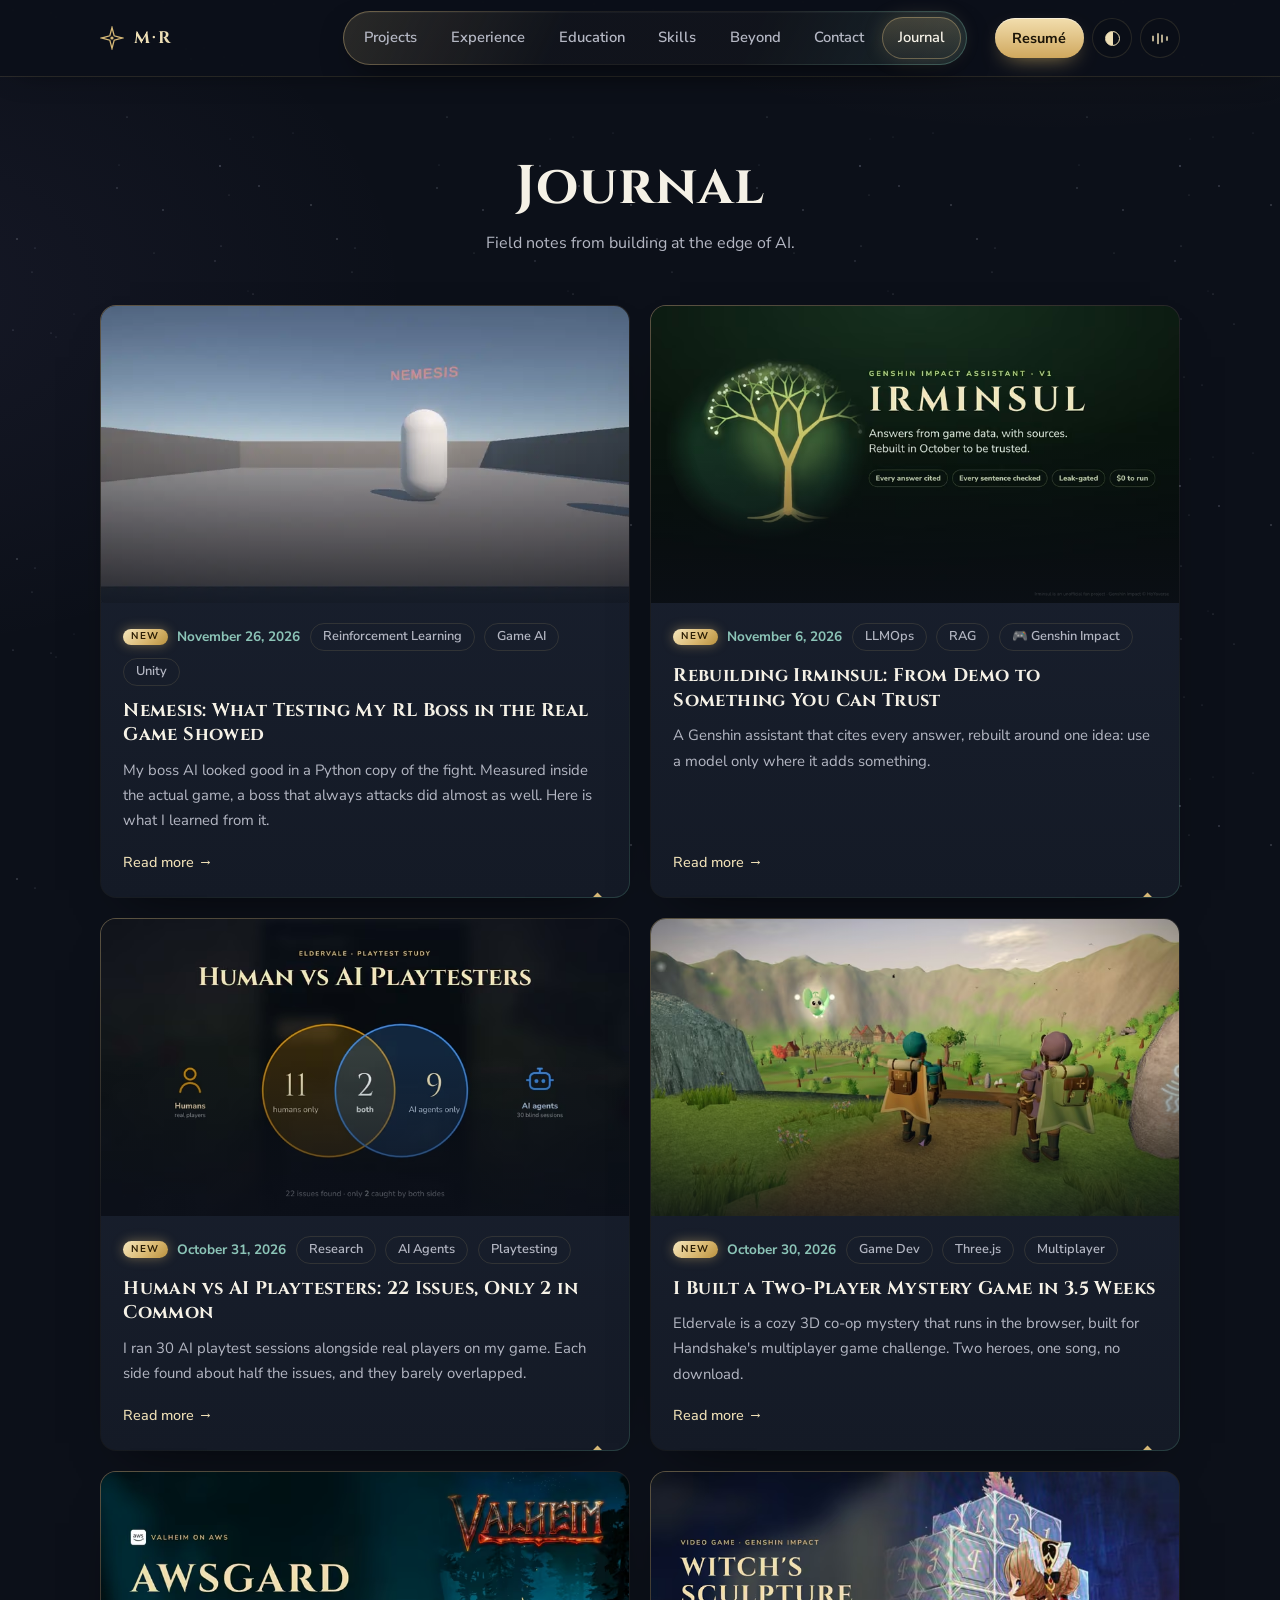
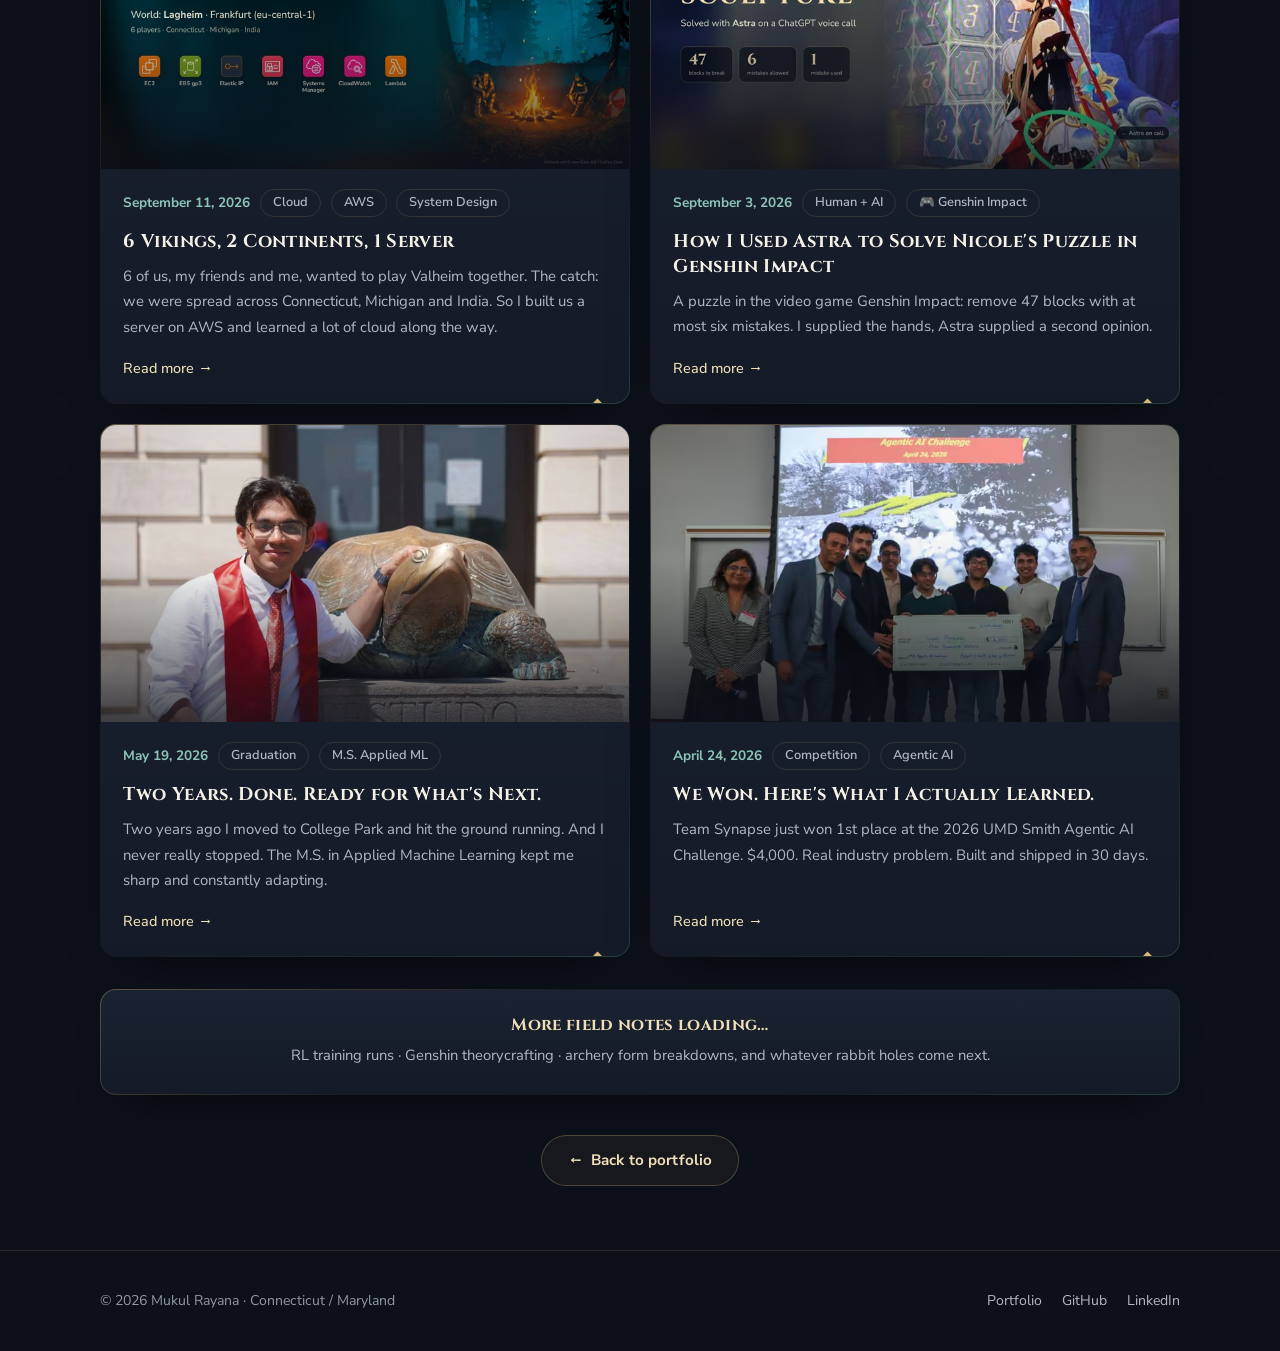
<file: journal.html>
<!DOCTYPE html>
<html lang="en">
<head>
<meta charset="UTF-8">
<meta http-equiv="Content-Security-Policy" content="default-src 'self'; script-src 'self'; style-src 'self' 'unsafe-inline'; img-src 'self' data:; font-src 'self'; connect-src 'self' https://api.web3forms.com; form-action 'self' https://api.web3forms.com; base-uri 'self'; object-src 'none'; frame-src 'self'; media-src 'self'; manifest-src 'self'; worker-src 'none'; upgrade-insecure-requests">
<meta name="referrer" content="strict-origin-when-cross-origin">
<meta name="viewport" content="width=device-width, initial-scale=1">
<title>Journal · Mukul Rayana</title>
<meta name="description" content="Field notes from building at the edge of AI — Mukul Rayana.">
<meta name="theme-color" content="#0c1019">
<meta property="og:title" content="Journal · Mukul Rayana">
<meta property="og:description" content="Field notes from building at the edge of AI.">
<meta property="og:image" content="https://mukulray1603.github.io/assets/images/Blogs/TeamSynapse_AgenticAI_Smith_UMD_Hackathon%202026/Team%20Synapse%20winning%20photo.jpg">
<meta property="og:url" content="https://mukulray1603.github.io/journal.html">
<meta property="og:type" content="website">
<link rel="canonical" href="https://mukulray1603.github.io/journal.html">
<link rel="icon" href="assets/favicon.svg" type="image/svg+xml">
<link rel="preload" href="assets/fonts/nunito-sans-latin.woff2" as="font" type="font/woff2" crossorigin>
<link rel="preload" href="assets/fonts/cinzel-latin.woff2" as="font" type="font/woff2" crossorigin>
<link rel="stylesheet" href="assets/css/site.css">
<script src="assets/js/site.js" defer></script>
<script src="assets/js/head.js"></script>
<style>
.j-head{padding-block:clamp(3rem,8vw,5rem) clamp(2rem,5vw,3rem);text-align:center}
.j-head .eyebrow{justify-content:center}
.j-head h1{margin-top:0;font-size:clamp(2.2rem,5vw,3.4rem);color:var(--title)}
.j-head p{margin-top:.7rem;color:var(--muted)}

.posts{display:grid;grid-template-columns:repeat(2,minmax(0,1fr));gap:1.25rem}
.post{display:flex;flex-direction:column;overflow:hidden;transition:border-color .25s,transform .25s}
.post-open{all:unset;cursor:pointer}
.post-open::after{content:"";position:absolute;inset:0;z-index:1;border-radius:var(--r)}
.post-open:focus-visible::after{outline:2px solid var(--gold-hi);outline-offset:2px}
.post-open:focus-visible{outline:none}
.post:hover,.post:focus-within{border-color:var(--line-2);transform:translateY(-2px)}
.post-thumb{position:relative;aspect-ratio:16/9;overflow:hidden;background:var(--surface)}
.post-thumb img{width:100%;height:100%;object-fit:cover}
.post-thumb::after{content:"";position:absolute;inset:0;background:linear-gradient(180deg,transparent 45%,rgba(var(--ink),.75))}
.post-body{display:flex;flex-direction:column;flex:1;padding:1.25rem 1.4rem 1.4rem}
.meta{display:flex;flex-wrap:wrap;align-items:center;gap:.4rem .6rem}
.meta time{font-size:.85rem;font-weight:700;line-height:1;color:var(--anemo)}
.post h2{margin-top:.8rem;font-size:1.15rem;line-height:1.35;color:var(--title)}
.post-body>p:not(.meta){margin-top:.6rem;color:var(--muted);font-size:.93rem;display:-webkit-box;-webkit-line-clamp:3;-webkit-box-orient:vertical;overflow:hidden}
.post .more{margin-top:auto;padding-top:1rem;font-size:.9rem;font-weight:500;color:var(--gold-hi)}

.soon{margin-top:2rem;padding:1.6rem;text-align:center}
.soon h2{font-size:1.05rem;color:var(--gold-hi)}
.soon p{margin-top:.5rem;color:var(--muted);font-size:.92rem}
.back{display:flex;justify-content:center;padding-block:2.5rem 4rem}

/* reading dialog */
dialog.read{margin:auto;width:min(820px,calc(100% - 2rem));max-height:calc(100dvh - 2rem);padding:0;border:1px solid var(--line-2);border-radius:var(--r);background:linear-gradient(180deg,var(--surface-2),var(--surface));color:var(--text);box-shadow:0 30px 80px rgba(0,0,0,.6)}
dialog.read::backdrop{background:rgba(var(--ink),.78);backdrop-filter:blur(6px)}
dialog.read[open]{animation:pop .25s ease}
@keyframes pop{from{opacity:0;transform:translateY(10px)}}
.read-in{padding:clamp(1.4rem,4vw,2.6rem)}
.read-close{position:sticky;top:.75rem;float:right;margin:.75rem .75rem 0 0;z-index:2;width:44px;height:44px;border-radius:10px;border:1px solid var(--line-2);background:rgba(var(--ink),.8);color:var(--gold-hi);font-size:1.1rem;cursor:pointer}
.read-close:hover{background:rgba(217,184,113,.12)}
.read h2{margin-top:1rem;font-size:clamp(1.3rem,2.8vw,1.8rem);color:var(--title)}
.read-body{margin-top:1.4rem}
.read-body p{margin-bottom:1.1rem;color:var(--text);line-height:1.8}
.read-tags{display:flex;flex-wrap:wrap;gap:.45rem;margin-top:1.4rem}
.read-links{margin-top:1rem}
.cap{margin:.6rem 0 1.4rem;text-align:center;font:400 .75rem/1.5 var(--mono);color:var(--faint)}
.photo{border-radius:10px;overflow:hidden;border:1px solid var(--line);margin-top:1.4rem}
.photo img{width:100%}
.photo video{display:block;width:100%;height:auto;background:#0b0f18}

.read-body h3{margin:1.8rem 0 .7rem;font-size:1.1rem;color:var(--gold-hi)}
.read-body ul{margin:0 0 1.1rem 1.2rem;padding:0;line-height:1.75;list-style:disc}
.read-body li{margin-bottom:.55rem;color:var(--text)}
.read-body li::marker{color:var(--gold)}
.read-body .carousel{margin-bottom:0}
.slides.wide{height:auto;aspect-ratio:16/9}
.slide.fit img{object-fit:contain;background:#05070f}
/* scroll-snap carousel */
.carousel{position:relative;margin-top:1.4rem}
.slides{display:flex;overflow-x:auto;scroll-snap-type:x mandatory;scrollbar-width:none;border-radius:10px;border:1px solid var(--line);height:min(380px,62vw)}
.slides::-webkit-scrollbar{display:none}
.slide{flex:0 0 100%;scroll-snap-align:start;height:100%}
.slide picture{height:100%}
.slide img{width:100%;height:100%;object-fit:cover}
.slide-grid{display:grid;grid-template-columns:2fr 3fr;gap:3px}
.slide-grid picture{height:100%;min-height:0}
.slide-grid .col{display:grid;grid-template-rows:1fr 1fr;gap:3px;min-height:0}
.slide-grid .col picture{min-height:0}
.slide-grid img{object-position:center 30%}
.c-btn{position:absolute;top:50%;transform:translateY(-50%);width:40px;height:40px;border-radius:50%;border:1px solid var(--line-2);background:rgba(var(--ink),.78);color:var(--gold-hi);cursor:pointer}
.c-prev{left:.6rem}.c-next{right:.6rem}

@media (max-width:700px){.posts{grid-template-columns:1fr}}
</style>
</head>
<body>
<a class="skip" href="#main">Skip to content</a>
<div class="cosmos" aria-hidden="true"><div class="st st1"></div><div class="st st2"></div><div class="st st3"></div><i class="shoot" style="--x:10%;--y:10%;--t:14s;--d:3s"></i><i class="shoot" style="--x:52%;--y:5%;--t:21s;--d:10s"></i></div>

<header class="nav is-scrolled" id="nav">
  <div class="wrap nav-in">
    <a href="index.html" class="logo">
      <svg class="logo-mark" viewBox="0 0 24 24" aria-hidden="true"><path d="M12 1.5 14.2 9.8 22.5 12l-8.3 2.2L12 22.5l-2.2-8.3L1.5 12l8.3-2.2z" fill="none" stroke="currentColor" stroke-width="1.3"/><circle cx="12" cy="12" r="1.6" fill="currentColor"/></svg>
      M·R<span class="sr-only"> Mukul Rayana, home</span>
    </a>
    <nav aria-label="Primary">
      <ul class="nav-links" id="navLinks">
        <li class="nav-ind" aria-hidden="true"></li>
        <li><a href="index.html#projects">Projects</a></li>
        <li><a href="index.html#experience">Experience</a></li>
        <li><a href="index.html#education">Education</a></li>
        <li><a href="index.html#skills">Skills</a></li>
        <li><a href="index.html#beyond">Beyond</a></li>
        <li><a href="index.html#contact">Contact</a></li>
        <li><a href="journal.html" aria-current="page">Journal</a></li>
      </ul>
    </nav>
    <div class="nav-tools">
      <a class="nav-cta" href="assets/Mukul_Rayana_Resume.pdf" target="_blank" rel="noopener">Resumé</a>
      <button class="tg" type="button" id="themeBtn" aria-label="Change the sky"><span class="tg-orb" aria-hidden="true"></span></button>
      <button class="tg" type="button" id="soundBtn" aria-label="Turn ambient sound on" aria-pressed="false"><span class="eq" aria-hidden="true"><i></i><i></i><i></i><i></i></span></button>
    </div>
    <button class="nav-toggle" id="navToggle" aria-expanded="false" aria-controls="navLinks"><span class="bars"></span><span class="sr-only">Menu</span></button>

  </div>
</header>

<main id="main" class="wrap">
  <div class="j-head">
    <h1>Journal</h1>
    <p>Field notes from building at the edge of AI.</p>
  </div>

  <div class="posts">
    <article class="panel corners post">
      <div class="post-thumb">
        <picture>
          <source type="image/webp" srcset="assets/images/Blogs/Nemesis_2026/nemesis-legacy-thumb.webp">
          <img src="assets/images/Blogs/Nemesis_2026/nemesis-legacy-thumb.jpg" alt="" width="800" height="450" decoding="async">
        </picture>
      </div>
      <div class="post-body">
        <p class="meta"><span class="new-pill">New</span><time datetime="2026-11-26">November 26, 2026</time><span class="tag">Reinforcement Learning</span><span class="tag">Game AI</span><span class="tag">Unity</span></p>
        <h2><button class="post-open" type="button" data-open="read-nemesis" aria-haspopup="dialog">Nemesis: What Testing My RL Boss in the Real Game Showed</button></h2>
        <p>My boss AI looked good in a Python copy of the fight. Measured inside the actual game, a boss that always attacks did almost as well. Here is what I learned from it.</p>
        <span class="more" aria-hidden="true">Read more →</span>
      </div>
    </article>
    <article class="panel corners post">
      <div class="post-thumb">
        <picture>
          <source type="image/avif" srcset="assets/images/Blogs/Irminsul_v1_2026/irminsul-cover-thumb.avif">
          <source type="image/webp" srcset="assets/images/Blogs/Irminsul_v1_2026/irminsul-cover-thumb.webp">
          <img src="assets/images/Blogs/Irminsul_v1_2026/irminsul-cover.jpg" alt="" width="800" height="450" decoding="async">
        </picture>
      </div>
      <div class="post-body">
        <p class="meta"><span class="new-pill">New</span><time datetime="2026-11-06">November 6, 2026</time><span class="tag">LLMOps</span><span class="tag">RAG</span><span class="tag">🎮 Genshin Impact</span></p>
        <h2><button class="post-open" type="button" data-open="read-irminsul" aria-haspopup="dialog">Rebuilding Irminsul: From Demo to Something You Can Trust</button></h2>
        <p>A Genshin assistant that cites every answer, rebuilt around one idea: use a model only where it adds something.</p>
        <span class="more" aria-hidden="true">Read more →</span>
      </div>
    </article>

    <article class="panel corners post">
      <div class="post-thumb">
        <picture>
          <source type="image/avif" srcset="assets/images/Blogs/Eldervale_2026/study-cover-thumb.avif">
          <source type="image/webp" srcset="assets/images/Blogs/Eldervale_2026/study-cover-thumb.webp">
          <img src="assets/images/Blogs/Eldervale_2026/study-cover.jpg" alt="" width="800" height="450" decoding="async">
        </picture>
      </div>
      <div class="post-body">
        <p class="meta"><span class="new-pill">New</span><time datetime="2026-10-31">October 31, 2026</time><span class="tag">Research</span><span class="tag">AI Agents</span><span class="tag">Playtesting</span></p>
        <h2><button class="post-open" type="button" data-open="read-playtest" aria-haspopup="dialog">Human vs AI Playtesters: 22 Issues, Only 2 in Common</button></h2>
        <p>I ran 30 AI playtest sessions alongside real players on my game. Each side found about half the issues, and they barely overlapped.</p>
        <span class="more" aria-hidden="true">Read more →</span>
      </div>
    </article>

    <article class="panel corners post">
      <div class="post-thumb">
        <picture>
          <source type="image/avif" srcset="assets/images/Blogs/Eldervale_2026/eldervale-keyart-thumb.avif">
          <source type="image/webp" srcset="assets/images/Blogs/Eldervale_2026/eldervale-keyart-thumb.webp">
          <img src="assets/images/Blogs/Eldervale_2026/eldervale-keyart.jpg" alt="" width="800" height="450" decoding="async">
        </picture>
      </div>
      <div class="post-body">
        <p class="meta"><span class="new-pill">New</span><time datetime="2026-10-30">October 30, 2026</time><span class="tag">Game Dev</span><span class="tag">Three.js</span><span class="tag">Multiplayer</span></p>
        <h2><button class="post-open" type="button" data-open="read-eldervale" aria-haspopup="dialog">I Built a Two-Player Mystery Game in 3.5 Weeks</button></h2>
        <p>Eldervale is a cozy 3D co-op mystery that runs in the browser, built for Handshake's multiplayer game challenge. Two heroes, one song, no download.</p>
        <span class="more" aria-hidden="true">Read more →</span>
      </div>
    </article>

    <article class="panel corners post">
      <div class="post-thumb">
        <picture>
          <source type="image/avif" srcset="assets/images/Blogs/AWSGard_Valheim_2026/awsgard-cover-thumb.avif">
          <source type="image/webp" srcset="assets/images/Blogs/AWSGard_Valheim_2026/awsgard-cover-thumb.webp">
          <img src="assets/images/Blogs/AWSGard_Valheim_2026/awsgard-cover.jpg" alt="" width="800" height="450" decoding="async">
        </picture>
      </div>
      <div class="post-body">
        <p class="meta"><time datetime="2026-09-11">September 11, 2026</time><span class="tag">Cloud</span><span class="tag">AWS</span><span class="tag">System Design</span></p>
        <h2><button class="post-open" type="button" data-open="read-awsgard" aria-haspopup="dialog">6 Vikings, 2 Continents, 1 Server</button></h2>
        <p>6 of us, my friends and me, wanted to play Valheim together. The catch: we were spread across Connecticut, Michigan and India. So I built us a server on AWS and learned a lot of cloud along the way.</p>
        <span class="more" aria-hidden="true">Read more →</span>
      </div>
    </article>

    <article class="panel corners post">
      <div class="post-thumb">
        <picture>
          <source type="image/avif" srcset="assets/images/Blogs/Astra_Genshin_Puzzle_2026/astra-cover-thumb.avif">
          <source type="image/webp" srcset="assets/images/Blogs/Astra_Genshin_Puzzle_2026/astra-cover-thumb.webp">
          <img src="assets/images/Blogs/Astra_Genshin_Puzzle_2026/astra-cover.jpg" alt="" width="800" height="450" decoding="async">
        </picture>
      </div>
      <div class="post-body">
        <p class="meta"><time datetime="2026-09-03">September 3, 2026</time><span class="tag">Human + AI</span><span class="tag">🎮 Genshin Impact</span></p>
        <h2><button class="post-open" type="button" data-open="read-astra" aria-haspopup="dialog">How I Used Astra to Solve Nicole's Puzzle in Genshin Impact</button></h2>
        <p>A puzzle in the video game Genshin Impact: remove 47 blocks with at most six mistakes. I supplied the hands, Astra supplied a second opinion.</p>
        <span class="more" aria-hidden="true">Read more →</span>
      </div>
    </article>

    <article class="panel corners post">
      <div class="post-thumb">
        <picture>
          <source type="image/avif" srcset="assets/images/Blogs/Graduation%20UMD_MSML_2026/Grad_pic4-thumb.avif">
          <source type="image/webp" srcset="assets/images/Blogs/Graduation%20UMD_MSML_2026/Grad_pic4-thumb.webp">
          <img src="assets/images/Blogs/Graduation%20UMD_MSML_2026/Grad_pic4.jpg" alt="" width="1280" height="720" decoding="async">
        </picture>
      </div>
      <div class="post-body">
        <p class="meta"><time datetime="2026-05-19">May 19, 2026</time><span class="tag">Graduation</span><span class="tag">M.S. Applied ML</span></p>
        <h2><button class="post-open" type="button" data-open="read-grad" aria-haspopup="dialog">Two Years. Done. Ready for What's Next.</button></h2>
        <p>Two years ago I moved to College Park and hit the ground running. And I never really stopped. The M.S. in Applied Machine Learning kept me sharp and constantly adapting.</p>
        <span class="more" aria-hidden="true">Read more →</span>
      </div>
    </article>

    <article class="panel corners post">
      <div class="post-thumb">
        <picture>
          <source type="image/avif" srcset="assets/images/Blogs/TeamSynapse_AgenticAI_Smith_UMD_Hackathon%202026/team-synapse-thumb.avif">
          <source type="image/webp" srcset="assets/images/Blogs/TeamSynapse_AgenticAI_Smith_UMD_Hackathon%202026/team-synapse-thumb.webp">
          <img src="assets/images/Blogs/TeamSynapse_AgenticAI_Smith_UMD_Hackathon%202026/Team%20Synapse%20winning%20photo.jpg" alt="" width="720" height="480" decoding="async">
        </picture>
      </div>
      <div class="post-body">
        <p class="meta"><time datetime="2026-04-24">April 24, 2026</time><span class="tag">Competition</span><span class="tag">Agentic AI</span></p>
        <h2><button class="post-open" type="button" data-open="read-hack" aria-haspopup="dialog">We Won. Here's What I Actually Learned.</button></h2>
        <p>Team Synapse just won 1st place at the 2026 UMD Smith Agentic AI Challenge. $4,000. Real industry problem. Built and shipped in 30 days.</p>
        <span class="more" aria-hidden="true">Read more →</span>
      </div>
    </article>
  </div>

  <section class="panel soon" aria-labelledby="soon-title">
    <h2 id="soon-title">More field notes loading…</h2>
    <p>RL training runs · Genshin theorycrafting · archery form breakdowns, and whatever rabbit holes come next.</p>
  </section>

  <div class="back"><a class="btn btn-line" href="index.html"><span aria-hidden="true">←</span> Back to portfolio</a></div>
</main>

<!-- ══ Irminsul v1 ══ -->
<!-- ══ Nemesis ══ -->
<dialog class="read" id="read-nemesis" aria-labelledby="read-nemesis-title">
  <button class="read-close" type="button" aria-label="Close">✕</button>
  <article class="read-in">
    <p class="meta"><time datetime="2026-11-26">November 26, 2026</time><span class="tag">Reinforcement Learning</span><span class="tag">Game AI</span><span class="tag">Unity</span></p>
    <h2 id="read-nemesis-title">Nemesis: What Testing My RL Boss in the Real Game Showed</h2>
    <div class="read-body">
      <p>Nemesis is a boss fight in Unity where the boss is driven by a reinforcement learning policy instead of a script. I built the first version between March 30 and April 22, 2026: a PPO boss trained with ML-Agents and run in Unity with Sentis, with a telegraph, attack and recovery cycle, phases that escalate as the fight goes on, and optional LLM taunts.</p>
      <figure class="photo">
        <video muted loop playsinline controls preload="none" poster="assets/images/Blogs/Nemesis_2026/nemesis-legacy-cover.jpg" width="1280" height="720">
          <source src="assets/video/nemesis-demo-hd.mp4" type="video/mp4">
          <source src="assets/video/nemesis-demo-hd.webm" type="video/webm">
        </video>
      </figure>
      <p class="cap">Version 1.0 (legacy, April 2026): white boss and hunter in the original arena.</p>
      <h3>The test I had skipped</h3>
      <p>Version 1.0 was only ever evaluated in a Python re-implementation of the fight, never inside the game itself. In November I measured it properly: seeded, headless runs of the real Unity build, 600 fights per setting, with 95% confidence intervals.</p>
      <ul>
        <li><b>The trained boss</b> beat the scripted hunter in 85.0% of fights.</li>
        <li><b>A boss that always attacks,</b> in the same body, won 82.7%.</li>
      </ul>
      <p>So the trained policy was no better than a one-line rule. The reason was simple: it had been trained in an earlier version of the game, and the game had moved on without it.</p>
      <h3>Retraining found an exploit</h3>
      <p>Version 2.2 retrained the boss in the game as it ships, with PPO talking to 12 game instances over TCP: about 1.3 to 1.4 million decisions in 75 minutes per model. The new models won 100% of fights, in about 27 seconds each, by using the special attack in 86 to 94% of their decisions.</p>
      <p>That is not a clever boss, but it is a useful result. The agent worked as an automated playtester and found a balance problem in the special attack. Weakening the move by hand would only swap one trick for another and make the boss feel scripted again.</p>
      <h3>What comes next</h3>
      <p>In version 3.0 the hunter becomes an RL agent too, with the human player's moveset and a decision every 0.2 seconds. Both sides train in a self-play league against past snapshots of themselves, the approach behind AlphaStar and For Honor's AI. The goal is a boss whose variety comes from an opponent that keeps learning, not from more scripting. The training code is in place, and I will share results once they are measured.</p>
    </div>
    <p class="read-tags"><span class="tag">🎮 Legacy 1.0</span><span class="tag">600 fights per test</span><span class="tag">Self-play next</span></p>
    <p class="read-links"><a class="text-link" href="https://github.com/MukulRay1603/nemesis-boss-ai" target="_blank" rel="noopener">GitHub <span class="arrow" aria-hidden="true">↗</span></a> &nbsp;·&nbsp; <a class="text-link" href="https://github.com/MukulRay1603/nemesis-boss-ai/blob/main/docs/VERSIONS.md" target="_blank" rel="noopener">Version history <span class="arrow" aria-hidden="true">↗</span></a></p>
  </article>
</dialog>

<dialog class="read" id="read-irminsul" aria-labelledby="read-irminsul-title">
  <button class="read-close" type="button" aria-label="Close">✕</button>
  <article class="read-in">
    <p class="meta"><time datetime="2026-11-06">November 6, 2026</time><span class="tag">LLMOps</span><span class="tag">RAG</span><span class="tag">🎮 Genshin Impact</span></p>
    <h2 id="read-irminsul-title">Rebuilding Irminsul: From Demo to Something You Can Trust</h2>
    <div class="read-body">
      <p>Irminsul is a free assistant for Genshin Impact, the video game. It answers questions about stats, builds, teams and lore, and links the source behind every answer. <a class="text-link" href="https://mukulray-irminsul.hf.space" target="_blank" rel="noopener">Try it here</a>.</p>
      <p>Players usually piece answers together from wikis, guides and videos, and general chatbots can state a wrong number with full confidence or spoil content that isn't out yet. Irminsul gives one answer with its sources attached, and keeps unreleased content out.</p>
      <h3>From demo to dependable</h3>
      <p>The first version, in March, was a fine-tuned model with basic retrieval. It demoed well, but an audit in October exposed the weak spot: numbers came from a model reading text, so a stat could be wrong and still sound right. v1, live since October 26, is built around a different principle.</p>
      <ul>
        <li><b>Facts don't need a model.</b> Exact stats come straight from game data, instantly, with nothing to invent.</li>
        <li><b>Rules hold where prompts bend.</b> Leak and safety guards are plain rules, so no clever phrasing can talk them round.</li>
        <li><b>A citation isn't proof on its own.</b> Live sampling found answers that cited a source and still got a detail wrong, so every sentence is now checked against its source and dropped if it doesn't match.</li>
        <li><b>Speed is a design choice.</b> Routing common questions to exact answers took response time from 9.9&nbsp;s to 0.45&nbsp;s with 50 users at once.</li>
      </ul>
      <div class="carousel" aria-roledescription="carousel" aria-label="Irminsul screenshots">
        <div class="slides wide" tabindex="0">
          <div class="slide"><picture><source type="image/webp" srcset="assets/images/Blogs/Irminsul_v1_2026/irminsul-cover.webp"><img src="assets/images/Blogs/Irminsul_v1_2026/irminsul-cover.jpg" alt="Irminsul v1: answers from game data, with sources. Every answer cited, every sentence checked, leak-gated, $0 to run" width="1600" height="900" loading="lazy" decoding="async"></picture></div>
          <div class="slide"><picture><source type="image/webp" srcset="assets/images/Blogs/Irminsul_v1_2026/irminsul-conversation.webp"><img src="assets/images/Blogs/Irminsul_v1_2026/irminsul-conversation.jpg" alt="An Irminsul answer with its sources, next to the character dossier" width="1600" height="900" loading="lazy" decoding="async"></picture></div>
          <div class="slide"><picture><source type="image/webp" srcset="assets/images/Blogs/Irminsul_v1_2026/irminsul-stats.webp"><img src="assets/images/Blogs/Irminsul_v1_2026/irminsul-stats.jpg" alt="Comparison and stat cards built from game data, marked No AI used" width="1600" height="900" loading="lazy" decoding="async"></picture></div>
          <div class="slide"><picture><source type="image/webp" srcset="assets/images/Blogs/Irminsul_v1_2026/irminsul-leak.webp"><img src="assets/images/Blogs/Irminsul_v1_2026/irminsul-leak.jpg" alt="A leak question refused by the leak filter before any search, next to a weapon refinement card" width="1600" height="900" loading="lazy" decoding="async"></picture></div>
          <div class="slide"><picture><source type="image/webp" srcset="assets/images/Blogs/Irminsul_v1_2026/irminsul-planner.webp"><img src="assets/images/Blogs/Irminsul_v1_2026/irminsul-planner.jpg" alt="The daily farming planner, saved only on the player's device" width="1600" height="900" loading="lazy" decoding="async"></picture></div>
          <div class="slide"><picture><source type="image/webp" srcset="assets/images/Blogs/Irminsul_v1_2026/irminsul-phone.webp"><img src="assets/images/Blogs/Irminsul_v1_2026/irminsul-phone.jpg" alt="The phone layout and an interactive talent card" width="1600" height="900" loading="lazy" decoding="async"></picture></div>
        </div>
        <button class="c-btn c-prev" type="button" aria-label="Previous image">←</button>
        <button class="c-btn c-next" type="button" aria-label="Next image">→</button>
      </div>
      <p class="cap">Irminsul is an unofficial, non-commercial fan project · Genshin Impact © HoYoverse</p>
      <p>Irminsul now covers 131 characters, refreshes daily and runs at no cost. The model is the last step in the pipeline, not the first, and that ordering is what makes the answers dependable. 🌳</p>
    </div>
    <p class="read-tags"><span class="tag">🌳 v1 live beta</span><span class="tag">Every sentence checked</span><span class="tag">Leak-gated</span><span class="tag">$0 to run</span></p>
    <p class="read-links"><a class="text-link" href="https://mukulray-irminsul.hf.space" target="_blank" rel="noopener">Try Irminsul <span class="arrow" aria-hidden="true">↗</span></a> &nbsp;·&nbsp; <a class="text-link" href="https://github.com/MukulRay1603/Irminsul" target="_blank" rel="noopener">Source on GitHub <span class="arrow" aria-hidden="true">↗</span></a></p>
  </article>
</dialog>

<!-- ══ Eldervale ══ -->
<dialog class="read" id="read-eldervale" aria-labelledby="read-eldervale-title">
  <button class="read-close" type="button" aria-label="Close">✕</button>
  <article class="read-in">
    <p class="meta"><time datetime="2026-10-30">October 30, 2026</time><span class="tag">Game Dev</span><span class="tag">Three.js</span><span class="tag">Multiplayer</span></p>
    <h2 id="read-eldervale-title">I Built a Two-Player Mystery Game in 3.5 Weeks</h2>
    <div class="read-body">
      <p>Eldervale: Where the River Bends is a cozy 3D mystery adventure for two players, and it runs right in your browser. Free, no download, no account. I designed it and built it with AI coding tools for Handshake's "Create a Multiplayer Game" challenge, from first commit on October 5 to submission on October 30.</p>
      <p>The result is a complete game: online co-op, a voiced narrator, a ten-piece soundtrack, three endings, full touch and controller support, and 130 automated tests behind it.</p>
      <h3>One song, two halves</h3>
      <p>High above the clouds, the sky islands of Skyhaven are cracking. Two apprentices follow a strange half-song down to Eldervale, a quiet valley of mills, orchards and old roots where the water has been vanishing for two springs.</p>
      <ul>
        <li><b>Aster is a Listener.</b> She hears notes hidden in waterfalls, reeds and hollow logs, catches them and hums them back.</li>
        <li><b>Rowan is a Rootweaver.</b> He weaves the living roots under the valley into bridges, gates and channels, but only while a note is sounding.</li>
      </ul>
      <p>So every puzzle needs both of them: one to sing, one to shape. Tessil, a cheerful sprout spirit, narrates like a tabletop game master and gives clearer hints each time you ask. There's no combat and no game over. You wake a root stair down a cliff, set a silent mill turning, and uncover why a grieving rootwarden rerouted a river. In the end, the valley and the sky need the same water, and you decide who gets it.</p>
      <div class="carousel" aria-roledescription="carousel" aria-label="Eldervale screenshots">
        <div class="slides wide" tabindex="0">
          <div class="slide"><picture><source type="image/webp" srcset="assets/images/Blogs/Eldervale_2026/eldervale-keyart.webp"><img src="assets/images/Blogs/Eldervale_2026/eldervale-keyart.jpg" alt="Aster and Rowan overlooking the valley of Eldervale" width="1600" height="900" loading="lazy" decoding="async"></picture></div>
          <div class="slide"><picture><source type="image/webp" srcset="assets/images/Blogs/Eldervale_2026/eldervale-title-screen.webp"><img src="assets/images/Blogs/Eldervale_2026/eldervale-title-screen.jpg" alt="Eldervale title screen over the valley, with Play solo and Play together" width="1280" height="720" loading="lazy" decoding="async"></picture></div>
          <div class="slide"><picture><source type="image/webp" srcset="assets/images/Blogs/Eldervale_2026/qa-01-wayfall.webp"><img src="assets/images/Blogs/Eldervale_2026/qa-01-wayfall.jpg" alt="The first scene, with the goal card, controls and the narrator Tessil's line on screen" width="1600" height="900" loading="lazy" decoding="async"></picture></div>
          <div class="slide"><picture><source type="image/webp" srcset="assets/images/Blogs/Eldervale_2026/eldervale-weave-rings.webp"><img src="assets/images/Blogs/Eldervale_2026/eldervale-weave-rings.jpg" alt="The two heroes at a puzzle ring on the cliff" width="1600" height="900" loading="lazy" decoding="async"></picture></div>
          <div class="slide"><picture><source type="image/webp" srcset="assets/images/Blogs/Eldervale_2026/eldervale-coop-hum-weave.webp"><img src="assets/images/Blogs/Eldervale_2026/eldervale-coop-hum-weave.jpg" alt="A live co-op moment: Aster hums a note while Rowan weaves roots into a path" width="1280" height="720" loading="lazy" decoding="async"></picture></div>
          <div class="slide"><picture><source type="image/webp" srcset="assets/images/Blogs/Eldervale_2026/eldervale-cliff-stair.webp"><img src="assets/images/Blogs/Eldervale_2026/eldervale-cliff-stair.jpg" alt="A root stair woven down the cliff" width="1600" height="900" loading="lazy" decoding="async"></picture></div>
          <div class="slide"><picture><source type="image/webp" srcset="assets/images/Blogs/Eldervale_2026/eldervale-field-journal.webp"><img src="assets/images/Blogs/Eldervale_2026/eldervale-field-journal.jpg" alt="The Field Journal with collected clues and a map of the valley" width="1280" height="720" loading="lazy" decoding="async"></picture></div>
          <div class="slide"><picture><source type="image/webp" srcset="assets/images/Blogs/Eldervale_2026/eldervale-dusk.webp"><img src="assets/images/Blogs/Eldervale_2026/eldervale-dusk.jpg" alt="Aster and Rowan in the valley at dusk" width="1280" height="720" loading="lazy" decoding="async"></picture></div>
        </div>
        <button class="c-btn c-prev" type="button" aria-label="Previous image">←</button>
        <button class="c-btn c-next" type="button" aria-label="Next image">→</button>
      </div>
      <p class="cap">Eldervale: Where the River Bends · Models by Quaternius, textures from Poly Haven</p>
      <h3>Co-op with no game server</h3>
      <ul>
        <li><b>Play together or alone:</b> join a friend's room with a five-letter code or an invite link, or play solo and switch heroes with one button.</li>
        <li><b>Peer to peer:</b> browsers connect directly over WebRTC, and the player who creates the room hosts it in their own browser. No server to pay for or keep running.</li>
        <li><b>Same rules everywhere:</b> one deterministic simulation drives both co-op and solo.</li>
      </ul>
      <h3>Small, fast, and plays anywhere</h3>
      <ul>
        <li><b>About 2 MB to start.</b> Compressed models with near and far detail, voice lines that load one at a time, music that streams per scene, and grass and leaf textures painted in the browser.</li>
        <li><b>Adapts to your device:</b> it picks a quality tier from the GPU and memory, and a frame-time governor lowers resolution when frames run long. Phones go full screen and can install it like an app.</li>
        <li><b>Every input:</b> keyboard and mouse, full touch controls, and Xbox and PlayStation controllers, with prompts that switch to whatever you're holding.</li>
        <li><b>Kind to every player:</b> a gentler story mode, hints that grow clearer, larger text, reduced motion and captions. Every note has a shape and colour, so you can finish it with the sound off.</li>
      </ul>
      <h3>Tested like a product</h3>
      <p>I tested it four ways: my own rounds on PC and phone, real players on the live site, AI playtest agents, and 130 automated tests. When eight blind AI testers all stalled at the mill puzzle, I cut it from four steps to two. The latest release, v0.14.19, came after 137 commits. What humans and AI caught became its own study, in a separate post.</p>
      <p>Go wake the valley. 🌿</p>
    </div>
    <p class="read-tags"><span class="tag">🎮 Free in your browser</span><span class="tag">2-player online co-op</span><span class="tag">3 endings</span><span class="tag">Three.js · TypeScript · WebRTC</span></p>
    <p class="read-links"><a class="text-link" href="https://eldervale-game.netlify.app" target="_blank" rel="noopener">Play Eldervale <span class="arrow" aria-hidden="true">↗</span></a> &nbsp;·&nbsp; <a class="text-link" href="https://github.com/MukulRay1603/eldervale" target="_blank" rel="noopener">Source on GitHub <span class="arrow" aria-hidden="true">↗</span></a></p>
  </article>
</dialog>

<!-- ══ Playtest study ══ -->
<dialog class="read" id="read-playtest" aria-labelledby="read-playtest-title">
  <button class="read-close" type="button" aria-label="Close">✕</button>
  <article class="read-in">
    <p class="meta"><time datetime="2026-10-31">October 31, 2026</time><span class="tag">Research</span><span class="tag">AI Agents</span><span class="tag">Playtesting</span></p>
    <h2 id="read-playtest-title">Human vs AI Playtesters: 22 Issues, Only 2 in Common</h2>
    <div class="read-body">
      <p>While building <a class="text-link" href="https://eldervale-game.netlify.app" target="_blank" rel="noopener">Eldervale</a>, my two-player browser game, I ran two kinds of playtests side by side: real people, and AI playtest agents. The agents were scripted players driven by language models, playing blind from screenshots like a first-time player would. Then I compared what each side actually found.</p>
      <h3>The headline</h3>
      <p>Of 22 distinct issues on the main findings list, humans found 13 and the agents found 11. <b>Only 2 were found by both.</b> AI testers weren't a cheaper copy of human testers. They were a second, very different set of eyes, and the game needed both.</p>
      <div class="carousel" aria-roledescription="carousel" aria-label="Playtest study images and charts">
        <div class="slides wide" tabindex="0">
          <div class="slide"><picture><source type="image/webp" srcset="assets/images/Blogs/Eldervale_2026/study-cover.webp"><img src="assets/images/Blogs/Eldervale_2026/study-cover.jpg" alt="Human vs AI playtesters: of 22 issues, 11 were found only by humans, 9 only by AI agents, and 2 by both" width="1600" height="900" loading="lazy" decoding="async"></picture></div>
          <div class="slide"><picture><source type="image/webp" srcset="assets/images/Blogs/Eldervale_2026/study-caught.webp"><img src="assets/images/Blogs/Eldervale_2026/study-caught.jpg" alt="Who caught what. Humans: phone audio buzz, touch feel, pacing, feature wishes. AI agents: a stuck co-op hum, softlocks, a camera trapped in a rock, a form that ate spaces. Both: catching the first note" width="1600" height="900" loading="lazy" decoding="async"></picture></div>
          <div class="slide"><picture><source type="image/webp" srcset="assets/images/Blogs/Eldervale_2026/study-overlap.webp"><img src="assets/images/Blogs/Eldervale_2026/study-overlap.jpg" alt="Chart: of 22 distinct issues, 11 were found only by humans, 9 only by AI agents, and 2 by both" width="1600" height="900" loading="lazy" decoding="async"></picture></div>
          <div class="slide"><picture><source type="image/webp" srcset="assets/images/Blogs/Eldervale_2026/study-funnel.webp"><img src="assets/images/Blogs/Eldervale_2026/study-funnel.jpg" alt="Chart: of 30 AI agent sessions, 21 passed the first puzzle, 1 entered the caves and 1 reached an ending; live-site human milestone events were 10 first scene, 7 valley, 5 caverns and 3 endings" width="1600" height="900" loading="lazy" decoding="async"></picture></div>
          <div class="slide"><picture><source type="image/webp" srcset="assets/images/Blogs/Eldervale_2026/study-claims.webp"><img src="assets/images/Blogs/Eldervale_2026/study-claims.jpg" alt="Chart: of 56 agent claims checked against the code, 34 held up, 13 were tester error or test artifacts, and 9 were unsure or other" width="1600" height="900" loading="lazy" decoding="async"></picture></div>
          <div class="slide"><picture><source type="image/webp" srcset="assets/images/Blogs/Eldervale_2026/eldervale-play-together.webp"><img src="assets/images/Blogs/Eldervale_2026/eldervale-play-together.jpg" alt="The co-op lobby: create a room or join with a five-letter code" width="1280" height="720" loading="lazy" decoding="async"></picture></div>
          <div class="slide"><picture><source type="image/webp" srcset="assets/images/Blogs/Eldervale_2026/qa-02-hessas-mill.webp"><img src="assets/images/Blogs/Eldervale_2026/qa-02-hessas-mill.jpg" alt="Arriving at Hessa's Mill, the puzzle where every blind AI tester stalled" width="1280" height="720" loading="lazy" decoding="async"></picture></div>
        </div>
        <button class="c-btn c-prev" type="button" aria-label="Previous image">←</button>
        <button class="c-btn c-next" type="button" aria-label="Next image">→</button>
      </div>
      <p class="cap">Figures counted from the playtest logs, 26–30 October 2026</p>
      <h3>The setup</h3>
      <ul>
        <li><b>30 AI agent sessions</b> across 28 runs, including two co-op pairs, on PC and emulated phone screens. Each got a short persona and a first-time-player brief, and played with sound off. 21 of 30 got past the first puzzle; the median session ran 146 actions.</li>
        <li><b>Real players</b> on the live site, with analytics and an in-game feedback form, plus a tester over chat and my own rounds on PC and phone.</li>
      </ul>
      <h3>What humans caught</h3>
      <ul>
        <li><b>Sound:</b> three separate people heard a radio-like buzz on phones. Muted agents never could.</li>
        <li><b>Feel:</b> jerky running on touch, dialogue covering the touch buttons, and an opening that felt abrupt.</li>
        <li><b>Desire:</b> a sprint button, benches to sit on and rocks to climb. No agent asked for anything like that.</li>
      </ul>
      <h3>What agents caught</h3>
      <ul>
        <li><b>Co-op:</b> no real player opened a co-op room, so the agents were the co-op test team. One pair found a hum that stayed on after its key was released.</li>
        <li><b>Softlocks:</b> a reset that put you back in the same stuck spot, a fence pocket two resets couldn't escape, and a camera trapped inside a rock.</li>
        <li><b>Volume:</b> 329 tagged bug and friction notes across 21 runs.</li>
      </ul>
      <h3>When both agree, fix it first</h3>
      <p>Catching the very first musical note was a wall for everyone. A human wrote "I can't catch the round thing", the median agent needed 28.5 actions, and the small model never got it. That agreement made it the top fix. In the final co-op run, both players were through in about 30 actions.</p>
      <h3>Keeping agents honest</h3>
      <p>Agents can be confidently wrong, so I added a review step. In one round, 56 agent claims were checked line by line against the code: 34 held up, 13 were tester error or test-setup artifacts, and 9 were unsure. "Cut-off" captions turned out to be screenshots taken mid-typing, and one "freeze" was only the screenshots stalling.</p>
      <h3>The playbook</h3>
      <ul>
        <li>Use agents for breadth: co-op, softlocks, regressions, odd inputs.</li>
        <li>Use humans for feel: sound, touch and pacing.</li>
        <li>Fix first where both hit the same wall, and verify every agent report before acting on it.</li>
      </ul>
      <p>To keep it honest: the human sample was small, builds changed between runs, and grouping issues was a judgment call. Treat it as a snapshot, not a benchmark. But the pattern was clear enough to change how I test. 🔍</p>
    </div>
    <p class="read-tags"><span class="tag">🧪 30 AI agent sessions</span><span class="tag">22 issues compared</span><span class="tag">Only 2 overlapped</span><span class="tag">Human + AI QA</span></p>
  </article>
</dialog>

<!-- ══ AWSGard ══ -->
<dialog class="read" id="read-awsgard" aria-labelledby="read-awsgard-title">
  <button class="read-close" type="button" aria-label="Close">✕</button>
  <article class="read-in">
    <p class="meta"><time datetime="2026-09-11">September 11, 2026</time><span class="tag">Cloud</span><span class="tag">AWS</span><span class="tag">System Design</span></p>
    <h2 id="read-awsgard-title">6 Vikings, 2 Continents, 1 Server</h2>
    <div class="read-body">
      <p>I'd been meaning to catch up on AWS for a while. Tutorials weren't sticking, so I decided to learn by building something my friends and I would actually use.</p>
      <p>The idea came easily. 6 of us, my friends and me, wanted to play Valheim together. I was in Connecticut, one friend was in Michigan, and the rest were in India. We needed a world that stayed online no matter whose laptop was off.</p>
      <p>I had about $140 in AWS credits and expected the whole thing to last two to four weeks. My first question was simple: how long would $30 last on an EC2 instance, and how much could we save by stopping it when nobody was playing? That one question turned into a real system design exercise.</p>
      <h3>Where should the server live?</h3>
      <p>With players on two continents, no region was perfect. Frankfurt looked like a fair middle ground, but I didn't want to trust a map. I measured latency from each of our locations, then confirmed it with actual gameplay. It held up. I named the server AWSGard (AWS + Asgard, I couldn't resist) and the world Lagheim, because naming it after the thing you're most worried about felt like good luck.</p>
      <div class="carousel" aria-roledescription="carousel" aria-label="AWSGard images">
        <div class="slides wide" tabindex="0">
          <div class="slide"><picture><source type="image/webp" srcset="assets/images/Blogs/AWSGard_Valheim_2026/awsgard-cover.webp"><img src="assets/images/Blogs/AWSGard_Valheim_2026/awsgard-cover.jpg" alt="AWSGard cover: Valheim on AWS, world Lagheim in Frankfurt, with the AWS services used" width="1600" height="900" loading="lazy" decoding="async"></picture></div>
          <div class="slide"><picture><source type="image/webp" srcset="assets/images/Blogs/AWSGard_Valheim_2026/awsgard-game.webp"><img src="assets/images/Blogs/AWSGard_Valheim_2026/awsgard-game.jpg" alt="The game path: 6 players to an Elastic IP, an EC2 instance in Frankfurt, a systemd service and an EBS volume" width="1600" height="900" loading="lazy" decoding="async"></picture></div>
          <div class="slide"><picture><source type="image/webp" srcset="assets/images/Blogs/AWSGard_Valheim_2026/awsgard-control.webp"><img src="assets/images/Blogs/AWSGard_Valheim_2026/awsgard-control.jpg" alt="The control path: two friends can start and stop the server through IAM, and change world settings through a CloudWatch dashboard, Lambda and Systems Manager" width="1600" height="900" loading="lazy" decoding="async"></picture></div>
          <div class="slide"><picture><source type="image/webp" srcset="assets/images/Blogs/AWSGard_Valheim_2026/awsgard-cost.webp"><img src="assets/images/Blogs/AWSGard_Valheim_2026/awsgard-cost.jpg" alt="Keeping it cheap: idle shutdown after an hour with no players, a static Elastic IP, about 30 dollars a month in credits" width="1600" height="900" loading="lazy" decoding="async"></picture></div>
        </div>
        <button class="c-btn c-prev" type="button" aria-label="Previous image">←</button>
        <button class="c-btn c-next" type="button" aria-label="Next image">→</button>
      </div>
      <p class="cap">Valheim art © Iron Gate AB / Coffee Stain · AWS icons © Amazon Web Services</p>
      <h3>Small decisions, real tradeoffs</h3>
      <p>I didn't plan most of what AWSGard became. It grew one need at a time, and every step came with a choice.</p>
      <ul>
        <li><b>Size vs. cost:</b> I picked a slightly bigger instance than the cheapest option for more memory headroom. A smooth game night mattered more than saving a few cents an hour.</li>
        <li><b>Always-on vs. on-demand:</b> we only played a few hours a day, so the server ran only while we played. That meant it had to start the game on its own and save the world properly before shutting down.</li>
        <li><b>Save often vs. play smoothly:</b> frequent saves caused tiny freezes in-game. I went back to saving every 30 minutes, accepting a slightly bigger risk in exchange for gameplay that felt better.</li>
        <li><b>Access vs. control:</b> I wasn't always around, so two friends got the power to start and stop this one server, and nothing else. Later, when we wanted to tweak world settings, I built a small dashboard that runs one fixed action instead of giving anyone a terminal.</li>
        <li><b>Convenience vs. cost:</b> a new IP on every boot meant re-sharing it each session, so I paid a little extra for a static one.</li>
        <li><b>Speed vs. "good enough":</b> I looked into AWS Global Accelerator to smooth out the connection, but the Frankfurt endpoint was already good enough for how we played, so I skipped it.</li>
      </ul>
      <p>The last piece came from forgetting to turn things off. An idle shutdown now stops the server after an hour with no players. If it can't tell whether anyone is online, it plays it safe and keeps running.</p>
      <h3>Learning through troubleshooting</h3>
      <p>Most of the real learning happened when things broke. A Steam library that wasn't where the server expected it. A save folder owned by the wrong user. One settings experiment that didn't stick, so I restored the world and rolled it back. None of it was glamorous, but each fix taught me to check the evidence before guessing.</p>
      <h3>The result</h3>
      <p>We finished the game. Lagheim made it all the way to the end, and a month of easy, whenever-we-wanted play came to about $30 in credits. Most of the extra cost was the Elastic IP, and it was worth it.</p>
      <p>I came to learn AWS and left with a working cloud project, better Linux habits, and a lot of good nights with friends on the other side of the world.</p>
      <p>Next up: Enshrouded. Same playbook. ⚔️</p>
    </div>
    <p class="read-tags"><span class="tag">☁️ AWS</span><span class="tag">EC2 · IAM · CloudWatch · Lambda</span><span class="tag">Linux</span><span class="tag">Cost-aware design</span></p>
  </article>
</dialog>

<!-- ══ Astra ══ -->
<dialog class="read" id="read-astra" aria-labelledby="read-astra-title">
  <button class="read-close" type="button" aria-label="Close">✕</button>
  <article class="read-in">
    <p class="meta"><time datetime="2026-09-03">September 3, 2026</time><span class="tag">Human + AI</span><span class="tag">🎮 Genshin Impact</span></p>
    <h2 id="read-astra-title">How I Used Astra to Solve Nicole's Puzzle in Genshin Impact</h2>
    <div class="read-body">
      <p>Solo session in Genshin Impact, the open-world video game, just me and Astra. I called her on a ChatGPT voice call, had her watch my screen, and asked for help with the Witch's Sculpture puzzle: remove 47 blocks with a limit of six mistakes.</p>
      <p>First, we had to figure out how Astra could see the game. The voice screen tool only showed Codex, but the Windows Computer Use plugin could capture Genshin. Actually controlling it was another story. Movement and sculpting meant holding buttons down, which the available controls couldn't reliably do.</p>
      <p>So we split the work. I moved, rotated the statue, aimed, and removed blocks. Astra inspected screenshots and helped with the logic.</p>
      <p>We cleared the zeros first, reaching 36/47. Then came the deductions:</p>
      <ul>
        <li>Numbers tell you how many cubes must remain along a line going inward from that face.</li>
        <li>A line marked 4 that contains four cubes forces all four to stay.</li>
        <li>Those fixed cubes can satisfy crossing lines marked 3, 2, or 1, which reveals which extra cubes to remove.</li>
        <li>Blank faces still belong to lines with clues on the opposite side.</li>
      </ul>
      <p>Astra confidently gave me one wrong move, which cost a mistake. Later, I caught another questionable suggestion myself: removing that cube would have broken a line marked 2. We checked again and kept it.</p>
      <p>By the end, I was spotting the pattern and proposing removals while Astra checked them. It was a hard puzzle, and through some trial and error we learned the patterns together. The trickiest part was explaining which cube we meant across different camera angles. Lots of "this one?" and blue highlights.</p>
      <div class="carousel" aria-roledescription="carousel" aria-label="Witch's Sculpture images">
        <div class="slides wide" tabindex="0">
          <div class="slide"><picture><source type="image/webp" srcset="assets/images/Blogs/Astra_Genshin_Puzzle_2026/astra-cover.webp"><img src="assets/images/Blogs/Astra_Genshin_Puzzle_2026/astra-cover.jpg" alt="Witch's Sculpture puzzle solved with Astra: 47 blocks, 6 mistakes allowed, 1 used" width="1600" height="900" loading="lazy" decoding="async"></picture></div>
          <div class="slide fit"><picture><source type="image/webp" srcset="assets/images/Blogs/Astra_Genshin_Puzzle_2026/astra-rules.webp"><img src="assets/images/Blogs/Astra_Genshin_Puzzle_2026/astra-rules.jpg" alt="The puzzle rule: the number on each block shows how many blocks in that row must be kept" width="1600" height="720" loading="lazy" decoding="async"></picture></div>
          <div class="slide"><picture><source type="image/webp" srcset="assets/images/Blogs/Astra_Genshin_Puzzle_2026/astra-midsolve.webp"><img src="assets/images/Blogs/Astra_Genshin_Puzzle_2026/astra-midsolve.jpg" alt="Mid-solve at 36 of 47 blocks with 1 mistake, Astra's call icon circled" width="1024" height="576" loading="lazy" decoding="async"></picture></div>
          <div class="slide"><picture><source type="image/webp" srcset="assets/images/Blogs/Astra_Genshin_Puzzle_2026/astra-sculpture.webp"><img src="assets/images/Blogs/Astra_Genshin_Puzzle_2026/astra-sculpture.jpg" alt="The sculpture from above with numbered blocks" width="730" height="410" loading="lazy" decoding="async"></picture></div>
        </div>
        <button class="c-btn c-prev" type="button" aria-label="Previous image">←</button>
        <button class="c-btn c-next" type="button" aria-label="Next image">→</button>
      </div>
      <p class="cap">Genshin Impact © HoYoverse · Astra's call icon circled in the third image</p>
      <p><b>Result:</b> puzzle completed with one mistake. A cutscene played, and the blocks became a little stone creature beneath a huge flower bud.</p>
      <p>Basically: I supplied the hands, Astra supplied a second opinion, and occasionally I had to check the second opinion. Team effort lol. 🧩</p>
    </div>
    <p class="read-tags"><span class="tag">🧩 47 blocks</span><span class="tag">1 of 6 mistakes</span><span class="tag">Human + AI teamwork</span></p>
  </article>
</dialog>

<!-- ══ Graduation ══ -->
<dialog class="read" id="read-grad" aria-labelledby="read-grad-title">
  <button class="read-close" type="button" aria-label="Close">✕</button>
  <article class="read-in">
    <p class="meta"><time datetime="2026-05-19">May 19, 2026</time><span class="tag">Graduation</span><span class="tag">M.S. Applied ML</span><span class="tag">UMD</span></p>
    <h2 id="read-grad-title">Two Years. Done. Ready for What's Next.</h2>
    <div class="read-body">
      <p>Two years ago I moved to College Park and hit the ground running. And I never really stopped.</p>
      <p>The M.S. in Applied Machine Learning kept me sharp and constantly adapting. This field does not wait for anyone, and learning to move with it week after week became its own discipline. Alongside that, working as a Climbing Wall Supervisor at the UMD RecWell Adventure Program added a whole different dimension: leading people, staying composed under pressure, and showing up with full accountability every shift.</p>
      <p>Every day had something going on. Between the coursework, the job, and the friends who matched that same energy and showed up consistently, there was never a dull moment. College Park had a way of keeping you in motion.</p>
      <p>I came in with a direction and left with a much clearer sense of what I am capable of and where I want to go.</p>
      <p>May 19th, M.S. in Applied Machine Learning, University of Maryland. Done.</p>
      <p>Ready for what is next. Let's go. 🐢🎓</p>

      <div class="carousel" aria-roledescription="carousel" aria-label="Graduation photos">
        <div class="slides" tabindex="0">
          <div class="slide slide-grid">
            <picture><source type="image/webp" srcset="assets/images/Blogs/Graduation%20UMD_MSML_2026/Grad_pic1.webp"><img src="assets/images/Blogs/Graduation%20UMD_MSML_2026/Grad_pic1.jpg" alt="Graduation photo 1" width="760" height="1351" loading="lazy" decoding="async"></picture>
            <div class="col">
              <picture><source type="image/webp" srcset="assets/images/Blogs/Graduation%20UMD_MSML_2026/Grad_pic2.webp"><img src="assets/images/Blogs/Graduation%20UMD_MSML_2026/Grad_pic2.jpg" alt="Graduation photo 2" width="1280" height="853" loading="lazy" decoding="async"></picture>
              <picture><source type="image/webp" srcset="assets/images/Blogs/Graduation%20UMD_MSML_2026/Grad_pic3.webp"><img src="assets/images/Blogs/Graduation%20UMD_MSML_2026/Grad_pic3.jpg" alt="Graduation photo 3" width="1280" height="720" loading="lazy" decoding="async"></picture>
            </div>
          </div>
          <div class="slide"><picture><source type="image/webp" srcset="assets/images/Blogs/Graduation%20UMD_MSML_2026/Grad_pic4.webp"><img src="assets/images/Blogs/Graduation%20UMD_MSML_2026/Grad_pic4.jpg" alt="Graduation photo 4" width="1280" height="720" loading="lazy" decoding="async"></picture></div>
          <div class="slide"><picture><source type="image/webp" srcset="assets/images/Blogs/Graduation%20UMD_MSML_2026/Grad_pic5.webp"><img src="assets/images/Blogs/Graduation%20UMD_MSML_2026/Grad_pic5.jpg" alt="Graduation photo 5" width="1280" height="720" loading="lazy" decoding="async"></picture></div>
          <div class="slide"><picture><source type="image/webp" srcset="assets/images/Blogs/Graduation%20UMD_MSML_2026/Grad_pic6.webp"><img src="assets/images/Blogs/Graduation%20UMD_MSML_2026/Grad_pic6.jpg" alt="Graduation photo 6" width="1280" height="719" loading="lazy" decoding="async"></picture></div>
        </div>
        <button class="c-btn c-prev" type="button" aria-label="Previous photo">←</button>
        <button class="c-btn c-next" type="button" aria-label="Next photo">→</button>
      </div>
      <p class="cap">M.S. Applied Machine Learning · University of Maryland · May 19, 2026</p>
    </div>
    <p class="read-tags"><span class="tag">🎓 M.S. Applied ML</span><span class="tag">University of Maryland</span><span class="tag">Class of 2026</span></p>
  </article>
</dialog>

<!-- ══ Hackathon ══ -->
<dialog class="read" id="read-hack" aria-labelledby="read-hack-title">
  <button class="read-close" type="button" aria-label="Close">✕</button>
  <article class="read-in">
    <p class="meta"><time datetime="2026-04-24">April 24, 2026</time><span class="tag">Competition</span><span class="tag">Agentic AI</span><span class="tag">LLMOps</span></p>
    <h2 id="read-hack-title">We Won. Here's What I Actually Learned.</h2>
    <div class="read-body">
      <p>Team Synapse just won 1st place at the 2026 UMD Smith Agentic AI Challenge. $4,000. Real industry problem. Built and shipped in 30 days.</p>
      <p>The problem came from OnAsset Intelligence: pharmaceutical shipments moving across the world, live sensor data streaming in real time, and operations teams consistently finding out about failures too late. Temperature deviations, shock events, routing delays; by the time the alert reaches the right person, the damage is already downstream.</p>
      <p>We built an AI Cargo Monitor: 8 agents that coordinate the moment a shipment is at risk, flagging compliance issues, finding backup facilities, rerouting carriers, rescheduling patient appointments, and drafting insurance claims. A human stays in the loop and signs off before anything is acted on.</p>
      <p>The decision I'm most proud of: only 2-3 of those 8 agents use an LLM. The rest are deterministic. Pharma logistics doesn't need creativity; it needs auditable, traceable decisions that hold up to scrutiny. Knowing when not to use an LLM turned out to be the real engineering challenge.</p>
      <p>Grateful to have figured that out alongside Karthik Ramanathan, Nikhil Sumesh, Rahul Sharma and Yash Oulkar, and to Professor Manmohan Aseri and the Robert H. Smith School of Business for building a challenge around problems that actually matter to someone.</p>
      <figure class="photo">
        <picture>
          <source type="image/avif" srcset="assets/images/Blogs/TeamSynapse_AgenticAI_Smith_UMD_Hackathon%202026/team-synapse.avif">
          <source type="image/webp" srcset="assets/images/Blogs/TeamSynapse_AgenticAI_Smith_UMD_Hackathon%202026/team-synapse.webp">
          <img src="assets/images/Blogs/TeamSynapse_AgenticAI_Smith_UMD_Hackathon%202026/Team%20Synapse%20winning%20photo.jpg" alt="Team Synapse at the 2026 UMD Smith Agentic AI Challenge" width="1600" height="1067" loading="lazy" decoding="async">
        </picture>
      </figure>
      <p class="cap">Team Synapse · UMD Smith Agentic AI Challenge · April 24, 2026 · 1st Place</p>
      <p>The Smith School wrote about the challenge afterwards: 330 students from across campus signed up, and finalists presented to judges from Morgan Stanley, Google and Kaiser Permanente. <a href="https://www.rhsmith.umd.edu/news/330-students-across-campus-sign-smiths-agentic-ai-challenge" target="_blank" rel="noopener">Read the Smith School story</a>.</p>
    </div>
    <p class="read-tags"><span class="tag">🏆 1st Place</span><span class="tag">$4,000 Prize</span><span class="tag">8-Agent System</span><span class="tag">Built in 30 Days</span></p>
    <p class="read-links"><a class="text-link" href="https://ai-cargo-monitor-prod.vercel.app" target="_blank" rel="noopener">View demo <span class="arrow" aria-hidden="true">↗</span></a> <a class="text-link" href="https://www.rhsmith.umd.edu/news/330-students-across-campus-sign-smiths-agentic-ai-challenge" target="_blank" rel="noopener">Smith School news: 330 students signed up <span class="arrow" aria-hidden="true">↗</span></a></p>
  </article>
</dialog>

<footer class="footer">
  <div class="wrap footer-in">
    <p>© 2026 Mukul Rayana · Connecticut / Maryland</p>
    <p class="footer-links"><a href="index.html">Portfolio</a><a href="https://github.com/MukulRay1603" target="_blank" rel="noopener">GitHub</a><a href="https://linkedin.com/in/mukul-rayana" target="_blank" rel="noopener">LinkedIn</a></p>
  </div>
</footer>

<script src="assets/js/journal.js" defer></script>
</body>
</html>
</file>
<file: assets/css/site.css>
/* ═══════════════════════════════════════════════════════════
   Celestial Teyvat · shared styles for index.html + journal.html
   Abyss-night palette, gold used as light; Cinzel for
   names and headings, Nunito Sans (soft, rounded) for reading.
   ═══════════════════════════════════════════════════════════ */

/* Metric-matched local fallbacks: text keeps its size and line breaks while the webfonts load (no layout shift on slow phones) */
@font-face{font-family:"Nunito Fallback";src:local("Arial"),local("Liberation Sans"),local("Helvetica Neue"),local("Helvetica");size-adjust:101.88%;ascent-override:99.24%;descent-override:34.65%;line-gap-override:0%}

@font-face{font-family:"Cinzel Fallback";src:local("Times New Roman Bold"),local("TimesNewRomanPS-BoldMT"),local("Liberation Serif Bold"),local("Times Bold");size-adjust:102.91%;ascent-override:94.84%;descent-override:36.15%;line-gap-override:0%}

/* Self-hosted fonts (latin subset, variable weights) */
@font-face{font-family:"Cinzel";font-style:normal;font-weight:500 700;font-display:swap;src:url(../fonts/cinzel-latin.woff2) format("woff2");unicode-range:U+0000-00FF, U+0131, U+0152-0153, U+02BB-02BC, U+02C6, U+02DA, U+02DC, U+0304, U+0308, U+0329, U+2000-206F, U+20AC, U+2122, U+2191, U+2193, U+2212, U+2215, U+FEFF, U+FFFD}
@font-face{font-family:"Nunito Sans";font-style:normal;font-weight:400 700;font-display:swap;src:url(../fonts/nunito-sans-latin.woff2) format("woff2");unicode-range:U+0000-00FF, U+0131, U+0152-0153, U+02BB-02BC, U+02C6, U+02DA, U+02DC, U+0304, U+0308, U+0329, U+2000-206F, U+20AC, U+2122, U+2191, U+2193, U+2212, U+2215, U+FEFF, U+FFFD}

:root{
  --shine:#f4eedf;
  --bg:#0c1019;--bg-2:#10141f;--surface:#141a26;--surface-2:#1b2231;
  --g:207,180,124;
  --line:rgba(var(--g),.14);--line-2:rgba(var(--g),.30);
  --text:#e8e5dc;--muted:#b4b7c3;--faint:#9296a6;--title:#f5f1e6;
  --gold:#d6b877;--gold-hi:#eedfb6;--gold-lo:#a3894f;
  --anemo:#8cc4b7;--dendro:#a9c088;--electro:#b3a5d6;--hydro:#88b6d1;
  --cryo:#b0d0d8;--geo:#d6ba7f;--pyro:#d9a690;
  --serif:"Cinzel","Cinzel Fallback","Times New Roman",serif;
  --sans:"Nunito Sans","Nunito Fallback",system-ui,-apple-system,"Segoe UI",Roboto,sans-serif;
  --mono:var(--sans);
  --ink:12,16,25;--dot:#525a6e;
  --r:16px;--wrap:1160px;--gut:clamp(1rem,4vw,2.5rem);
  color-scheme:dark;
}

/* ─── daylight theme ─── */
:root[data-theme="light"]{
  --bg:#f6f0e3;--bg-2:#efe7d6;--surface:#fffcf5;--surface-2:#fbf5e8;
  --g:138,100,32;
  --text:#1d2232;--muted:#454d66;--faint:#5c6580;--title:#141826;--ink:255,251,242;--dot:#b9b2a2;
  --gold:#8a6420;--gold-hi:#6e4d12;--gold-lo:#c09a4c;
  --anemo:#0e6a4e;--dendro:#465f0e;--electro:#6340b5;--hydro:#145b8b;--cryo:#195f72;--geo:#764f00;--pyro:#963a17;
  --shine:#c28f34;
  color-scheme:light}
:root[data-theme="light"] body{background-image:radial-gradient(1100px 620px at 82% -8%,rgba(93,189,242,.10),transparent 60%),radial-gradient(900px 600px at -10% 10%,rgba(217,184,113,.16),transparent 60%)}
:root[data-theme="light"] ::selection{background:rgba(138,100,32,.25);color:var(--title)}

/* ─── page + theme transitions (View Transitions API) ─── */
@view-transition{navigation:auto}
.nav{view-transition-name:site-nav}
::view-transition-old(root),::view-transition-new(root){animation-duration:.4s}
html.vt-theme::view-transition-old(root),html.vt-theme::view-transition-new(root){animation:none;mix-blend-mode:normal}
html.vt-theme::view-transition-old(root){z-index:1}
html.vt-theme::view-transition-new(root){z-index:2}

/* ─── base ─── */
*,*::before,*::after{box-sizing:border-box}
*{margin:0}
html{-webkit-text-size-adjust:100%;scroll-behavior:smooth;scroll-padding-top:5.5rem}
body{
  min-height:100vh;background:var(--bg);color:var(--text);
  font:400 1rem/1.7 var(--sans);overflow-x:hidden;font-variant-numeric:tabular-nums;
  -webkit-font-smoothing:antialiased;text-rendering:optimizeLegibility;
  background-image:
    radial-gradient(1100px 620px at 82% -8%,rgba(108,192,240,.07),transparent 60%),
    radial-gradient(900px 600px at -10% 10%,rgba(var(--g),.07),transparent 60%);
  background-repeat:no-repeat}
/* film grain: one static tile, adds depth for free */
body::after{content:"";position:fixed;inset:0;z-index:1500;pointer-events:none;opacity:.045;background-image:url("data:image/svg+xml,%3Csvg xmlns='http://www.w3.org/2000/svg' width='180' height='180'%3E%3Cfilter id='n'%3E%3CfeTurbulence type='fractalNoise' baseFrequency='.85' numOctaves='3' stitchTiles='stitch'/%3E%3CfeColorMatrix values='0 0 0 0 1 0 0 0 0 1 0 0 0 0 1 0 0 0 .55 0'/%3E%3C/filter%3E%3Crect width='180' height='180' filter='url(%23n)'/%3E%3C/svg%3E")}
:root[data-theme="light"] body::after{opacity:.06;filter:invert(1)}
.lite body::after{display:none}
img,svg,picture{display:block;max-width:100%}
img{height:auto}
a{color:inherit}
button,input,textarea{font:inherit;color:inherit}
h1,h2,h3{font-family:var(--serif);font-weight:700;line-height:1.15;letter-spacing:.02em;font-variant-numeric:lining-nums}
ul{padding:0;list-style:none}
strong{color:var(--text);font-weight:700}
::selection{background:rgba(var(--g),.32);color:var(--title)}

:focus-visible{outline:2px solid var(--gold-hi);outline-offset:3px;border-radius:6px}
.skip{position:absolute;left:1rem;top:-4rem;z-index:1000;padding:.6rem 1rem;background:var(--gold);color:#140f04;font-weight:700;border-radius:999px;text-decoration:none}
.skip:focus{top:1rem}
[hidden]{display:none!important}
.sr-only{position:absolute;width:1px;height:1px;padding:0;margin:-1px;overflow:hidden;clip:rect(0 0 0 0);white-space:nowrap;border:0}

.wrap{width:100%;max-width:var(--wrap);margin-inline:auto;padding-inline:var(--gut)}

/* ─── nav: floating glass capsule with a gliding gold highlight ─── */
.nav{position:sticky;top:0;z-index:100;background:linear-gradient(180deg,rgba(var(--ink),.94),rgba(var(--ink),.6) 65%,rgba(var(--ink),0));transition:background .35s,box-shadow .35s}
.nav.is-scrolled{background:rgba(var(--ink),.82);box-shadow:0 1px 0 var(--line),0 10px 30px -18px rgba(0,0,0,.6)}
@supports (backdrop-filter:blur(1px)){.nav.is-scrolled{-webkit-backdrop-filter:blur(16px) saturate(140%);backdrop-filter:blur(16px) saturate(140%)}}
.lite .nav.is-scrolled{-webkit-backdrop-filter:none;backdrop-filter:none;background:rgba(var(--ink),.96)}
.nav-in{display:flex;align-items:center;justify-content:space-between;gap:1rem;height:4.75rem}
.logo{min-height:44px;display:inline-flex;align-items:center;gap:.6rem;margin-right:auto;font:700 1.05rem/1 var(--serif);letter-spacing:.12em;color:var(--gold-hi);text-decoration:none}
.logo-mark{width:24px;height:24px;color:var(--gold);filter:drop-shadow(0 0 6px rgba(var(--g),.5))}
.nav-links{position:relative;display:flex;align-items:center;gap:.1rem;padding:.3rem;border-radius:999px;border:1px solid transparent;
  background:linear-gradient(rgba(var(--ink),.72),rgba(var(--ink),.72)) padding-box,linear-gradient(115deg,rgba(var(--g),.55),rgba(var(--g),.1) 35%,rgba(var(--g),.1) 65%,rgba(127,211,192,.4)) border-box;
  box-shadow:0 12px 34px -14px rgba(0,0,0,.7),inset 0 1px 0 rgba(255,255,255,.04)}
@supports (backdrop-filter:blur(1px)){.nav-links{-webkit-backdrop-filter:blur(14px) saturate(140%);backdrop-filter:blur(14px) saturate(140%)}}
.nav-links a{position:relative;z-index:1;display:block;padding:.55rem 1rem;border-radius:999px;font-size:.92rem;font-weight:600;color:var(--muted);text-decoration:none;transition:color .25s}
.nav-links a:hover,.nav-links a[aria-current]{color:var(--title)}
.nav-ind{position:absolute;z-index:0;top:.3rem;bottom:.3rem;left:0;width:0;border-radius:999px;pointer-events:none;opacity:0;
  background:linear-gradient(180deg,rgba(var(--g),.24),rgba(var(--g),.07));box-shadow:inset 0 0 0 1px rgba(var(--g),.42),0 0 20px rgba(var(--g),.2);
  transition:transform .5s cubic-bezier(.22,1,.36,1),width .5s cubic-bezier(.22,1,.36,1),opacity .3s}
.nav-ind.on{opacity:1}
.nav-tools{display:flex;align-items:center;gap:.5rem;margin-left:.75rem}
.nav-cta{display:inline-flex;align-items:center;min-height:40px;padding:0 1.1rem;border-radius:999px;font-size:.9rem;font-weight:700;color:#1b1407;text-decoration:none;
  background:linear-gradient(180deg,#f2deae,#d0a85e);box-shadow:0 8px 22px -10px rgba(216,182,110,.8),inset 0 1px 0 rgba(255,255,255,.5);transition:box-shadow .25s,transform .25s}
.nav-cta:hover{transform:translateY(-1px);box-shadow:0 10px 26px -8px rgba(216,182,110,.9),inset 0 1px 0 rgba(255,255,255,.5)}
.tg{display:inline-grid;place-items:center;width:40px;height:40px;padding:0;border-radius:50%;border:1px solid var(--line);background:rgba(var(--ink),.55);cursor:pointer;-webkit-tap-highlight-color:transparent;transition:border-color .25s,box-shadow .25s}
.tg:hover,.tg[aria-pressed="true"]{border-color:var(--line-2);box-shadow:0 0 16px rgba(var(--g),.2)}
.tg-orb{width:15px;height:15px;border-radius:50%;border:1.5px solid var(--gold-hi);background:linear-gradient(90deg,var(--gold-hi) 50%,transparent 50%);transition:transform .6s cubic-bezier(.22,1,.36,1)}
[data-theme="light"] .tg-orb{transform:rotate(180deg)}
.midnight:not([data-theme="light"]) .tg-orb{border-color:transparent;background:transparent;box-shadow:inset 4px -3px 0 0 var(--gold-hi);transform:rotate(-15deg)}
.eq{display:flex;align-items:center;gap:2.5px;height:15px}
.eq i{display:block;width:2px;height:15px;border-radius:2px;background:var(--gold-hi);transform:scaleY(.22);transition:transform .3s}
.eq i:nth-child(1){transform:scaleY(.4)}.eq i:nth-child(2){transform:scaleY(.75)}.eq i:nth-child(3){transform:scaleY(.55)}.eq i:nth-child(4){transform:scaleY(.3)}
.tg[aria-pressed="false"] .eq{opacity:.75}
.tg[aria-pressed="true"] .eq i{animation:eq .9s ease-in-out infinite alternate}
.tg[aria-pressed="true"] .eq i:nth-child(2){animation-duration:1.2s}
.tg[aria-pressed="true"] .eq i:nth-child(3){animation-duration:.75s}
.tg[aria-pressed="true"] .eq i:nth-child(4){animation-duration:1.05s}
@keyframes eq{from{transform:scaleY(.25)}to{transform:scaleY(1)}}
.nav-toggle{-webkit-tap-highlight-color:transparent;display:none;align-items:center;justify-content:center;width:44px;height:44px;border:1px solid var(--line);border-radius:50%;background:rgba(var(--ink),.55);cursor:pointer}
.bars,.bars::before,.bars::after{display:block;width:17px;height:1.5px;background:var(--gold-hi);position:relative;transition:transform .25s,opacity .25s}
.bars::before,.bars::after{content:"";position:absolute;left:0}
.bars::before{top:-5.5px}.bars::after{top:5.5px}
.nav-toggle[aria-expanded="true"] .bars{background:transparent}
.nav-toggle[aria-expanded="true"] .bars::before{transform:translateY(5.5px) rotate(45deg)}
.nav-toggle[aria-expanded="true"] .bars::after{transform:translateY(-5.5px) rotate(-45deg)}
@media (max-width:1180px) and (min-width:901px){.nav-links a{padding:.55rem .7rem;font-size:.88rem}}
@media (max-width:900px){
  .nav-toggle{display:inline-flex}
  .nav-tools{margin-left:0;margin-right:.5rem;gap:.4rem}
  .nav-links{position:absolute;top:100%;left:var(--gut);right:var(--gut);flex-direction:column;align-items:stretch;gap:0;padding:.5rem;border-radius:18px;display:none;
    background:linear-gradient(var(--surface-2),var(--surface)) padding-box,linear-gradient(115deg,rgba(var(--g),.5),rgba(var(--g),.1) 40%,rgba(127,211,192,.35)) border-box;box-shadow:0 24px 50px rgba(0,0,0,.55)}
  .nav-links.is-open{display:flex}
  .nav-links a{padding:.85rem 1rem;font-size:1.02rem;border-radius:12px}
  .nav-links a[aria-current]{background:rgba(var(--g),.1)}
  .nav-ind{display:none}
}
@media (max-width:420px){.nav-cta{padding:0 .85rem;font-size:.85rem}.tg{width:38px;height:38px}.logo{font-size:1.15rem}}

/* command palette (keyboard: Ctrl/⌘ K or /) */
dialog.cmdk{width:min(36rem,calc(100% - 2rem));max-height:none;margin:12vh auto auto;padding:0;border:1px solid var(--line-2);border-radius:18px;background:var(--surface-2);color:var(--text);box-shadow:0 30px 80px rgba(0,0,0,.45);overflow:hidden}
dialog.cmdk::backdrop{background:rgba(var(--ink),.62);-webkit-backdrop-filter:blur(4px);backdrop-filter:blur(4px)}
dialog.cmdk[open]{animation:cmdkIn .18s ease-out}
@keyframes cmdkIn{from{opacity:0;transform:translateY(-8px) scale(.98)}}
.cmdk-in{display:flex;align-items:center;gap:.65rem;padding:.95rem 1.1rem;border-bottom:1px solid var(--line)}
.cmdk-in svg{width:18px;height:18px;flex:none;color:var(--gold)}
.cmdk-in input{flex:1;min-width:0;border:0;background:none;font-size:1.05rem;color:var(--text);outline:none}
.cmdk-in input::placeholder{color:var(--faint)}
.cmdk-list{max-height:min(58vh,26rem);overflow-y:auto;padding:.35rem}
.cmdk-group{padding:.7rem .75rem .3rem;font:700 .8rem/1 var(--serif);letter-spacing:.08em;color:var(--gold)}
.cmdk-item{display:flex;align-items:center;justify-content:space-between;gap:1rem;padding:.6rem .75rem;border-radius:12px;cursor:pointer;font-size:.95rem}
.cmdk-item small{font-size:.78rem;color:var(--faint);white-space:nowrap;overflow:hidden;text-overflow:ellipsis}
.cmdk-item[aria-selected="true"]{background:rgba(var(--g),.13);color:var(--gold-hi)}
.cmdk-empty{padding:1.4rem;text-align:center;color:var(--muted)}
.cmdk-foot{display:flex;gap:1.1rem;padding:.6rem 1.1rem;border-top:1px solid var(--line);font-size:.78rem;color:var(--faint)}
.toast{position:fixed;left:50%;bottom:1.5rem;z-index:3000;padding:.6rem 1.1rem;border-radius:999px;border:1px solid var(--line-2);background:var(--surface-2);color:var(--text);font-size:.9rem;box-shadow:0 12px 30px rgba(0,0,0,.3);opacity:0;transform:translate(-50%,10px);transition:opacity .25s,transform .25s;pointer-events:none}
.toast.is-on{opacity:1;transform:translate(-50%,0)}

/* trailing gold cursor ring (fine pointers, full tier; native cursor stays) */
.has-cursor,.has-cursor a,.has-cursor button,.has-cursor [role="tab"]{cursor:none}
.has-cursor input,.has-cursor textarea{cursor:text}
.modal-open,.modal-open *{cursor:auto!important}
.modal-open a,.modal-open button,.modal-open .cmdk-item{cursor:pointer!important}
.modal-open input{cursor:text!important}
.modal-open .cur,.modal-open .cur-r{opacity:0!important}
.has-cursor .cover .hobby,.has-cursor .cover .hobby *{cursor:none}
.cur,.cur-r{position:fixed;left:0;top:0;z-index:2500;border-radius:50%;pointer-events:none;opacity:0;will-change:transform}
.cur{width:9px;height:9px;margin:-4.5px 0 0 -4.5px;background:var(--gold);box-shadow:0 0 10px rgba(var(--g),.8);transition:background .2s,width .2s,height .2s,margin .2s,opacity .3s}
.cur-r{width:34px;height:34px;margin:-17px 0 0 -17px;border:1.5px solid rgba(var(--g),.55);transition:width .25s,height .25s,margin .25s,border-color .25s,opacity .3s}
.cur.on,.cur-r.on{opacity:1}
.cur.hover{background:var(--anemo);box-shadow:0 0 12px var(--anemo)}
.cur-r.hover{width:56px;height:56px;margin:-28px 0 0 -28px;border-color:rgba(127,211,192,.55)}


/* ─── buttons & links (pill-shaped, like Genshin's own UI) ─── */
.btn{position:relative;overflow:hidden;display:inline-flex;align-items:center;justify-content:center;gap:.5rem;min-height:46px;padding:.75rem 1.6rem;border-radius:999px;font-size:.95rem;font-weight:700;letter-spacing:.01em;text-decoration:none;border:1px solid transparent;cursor:pointer;transition:transform .25s,background .25s,border-color .25s,box-shadow .25s}
.btn:hover{transform:translateY(-1px)}
.btn-gold{background:linear-gradient(180deg,#f2deae,#d0a85e);color:#1b1407;box-shadow:0 10px 28px -12px rgba(216,182,110,.85),inset 0 1px 0 rgba(255,255,255,.5)}
.btn-gold::after{content:"";position:absolute;top:0;bottom:0;left:-60%;width:40%;background:linear-gradient(100deg,transparent,rgba(255,255,255,.6),transparent);transform:skewX(-20deg);transition:left .8s cubic-bezier(.22,1,.36,1)}
.btn-gold:hover::after{left:130%}
.btn-gold:hover{box-shadow:0 14px 34px -12px rgba(216,182,110,.95),inset 0 1px 0 rgba(255,255,255,.5)}
.btn-line{border-color:var(--line-2);color:var(--gold-hi);background:rgba(var(--g),.05)}
.btn-line:hover{border-color:var(--gold);background:rgba(var(--g),.1);box-shadow:0 0 22px rgba(var(--g),.15)}
.arrow{font-size:.95em;line-height:1}
.text-link{display:inline-flex;align-items:center;gap:.35rem;min-height:44px;font-size:.92rem;font-weight:600;color:var(--muted);text-decoration:none;transition:color .2s}
.text-link:hover{color:var(--gold-hi)}

/* ─── section scaffold ─── */
.section{padding-block:clamp(3.75rem,8vw,6.5rem)}
.sec-head{display:flex;align-items:flex-end;justify-content:space-between;gap:1.5rem;margin-bottom:clamp(2rem,4vw,3rem)}
.sec-title{position:relative;padding-bottom:1rem;font-size:clamp(1.7rem,3.4vw,2.5rem);color:var(--title)}
.sec-title::after{content:"";position:absolute;left:10px;bottom:0;width:8rem;height:1px;background:linear-gradient(90deg,var(--gold),rgba(var(--g),0))}
.sec-title::before{content:"";position:absolute;left:0;bottom:-3px;width:7px;height:7px;transform:rotate(45deg);background:var(--gold);box-shadow:0 0 10px rgba(var(--g),.7)}
.sec-note{max-width:34rem;color:var(--muted);font-size:1rem}
.divider{height:1px;border:0;background:linear-gradient(90deg,transparent,var(--line-2) 20%,var(--line-2) 80%,transparent)}

/* ─── panel: gradient gold hairline edge + depth ─── */
.panel{position:relative;border:1px solid transparent;border-radius:var(--r);
  background:linear-gradient(180deg,var(--surface-2),var(--surface)) padding-box,linear-gradient(155deg,rgba(var(--g),.42),rgba(var(--g),.08) 36%,rgba(var(--g),.05) 68%,rgba(127,211,192,.24)) border-box;
  box-shadow:0 22px 50px -30px rgba(0,0,0,.75)}
/* Teyvat filigree: a small lit diamond on the top and bottom edges */
.panel.corners::before,.panel.corners::after{content:"";position:absolute;width:7px;height:7px;transform:rotate(45deg);background:var(--gold);box-shadow:0 0 10px rgba(var(--g),.65);pointer-events:none}
.panel.corners::before{top:-4px;left:28px}
.panel.corners::after{bottom:-4px;right:28px}

/* ─── domain badges ─── */
.el{--c:var(--gold);display:inline-flex;align-items:center;gap:.5rem;padding:.34rem .8rem;border-radius:999px;border:1px solid color-mix(in srgb,var(--c) 36%,transparent);background:color-mix(in srgb,var(--c) 8%,transparent);font-size:.8rem;font-weight:700;line-height:1;color:var(--c);white-space:nowrap}
.el::before{content:"";width:6px;height:6px;border-radius:50%;background:var(--c);box-shadow:0 0 8px var(--c)}
.el-anemo{--c:var(--anemo)}.el-dendro{--c:var(--dendro)}.el-electro{--c:var(--electro)}.el-hydro{--c:var(--hydro)}
.el-cryo{--c:var(--cryo)}.el-geo{--c:var(--geo)}.el-pyro{--c:var(--pyro)}

.tag{display:inline-block;padding:.22rem .75rem;border:1px solid var(--line);border-radius:999px;font-size:.8rem;font-weight:600;line-height:1.5;color:var(--muted)}

/* ─── footer ─── */
.footer{border-top:1px solid var(--line);padding-block:2rem;color:var(--faint);font-size:.88rem}
.footer-in{display:flex;flex-wrap:wrap;align-items:center;justify-content:space-between;gap:1rem}
.footer a{display:inline-block;padding:.35rem 0;color:var(--muted);text-decoration:none}
.footer a:hover{color:var(--gold-hi)}
.footer-links{display:flex;flex-wrap:wrap;gap:1.25rem}

/* ─── scroll reveal (opt-in via .js; never applied to the hero) ─── */
.js .reveal{opacity:0;transform:translateY(16px);transition:opacity .6s ease,transform .6s cubic-bezier(.22,1,.36,1)}
.js .reveal.is-in{opacity:1;transform:none}

/* ─── cosmos: page-wide 3-layer starfield (tiles, transform-only parallax) ─── */
.cosmos{
  --st1:url("data:image/svg+xml,%3Csvg xmlns='http://www.w3.org/2000/svg' width='320' height='320'%3E%3Ccircle cx='145' cy='179' r='0.8' fill='%23e6ecff' opacity='0.41'/%3E%3Ccircle cx='163' cy='188' r='0.5' fill='%23e6ecff' opacity='0.43'/%3E%3Ccircle cx='202' cy='254' r='0.4' fill='%23e6ecff' opacity='0.36'/%3E%3Ccircle cx='29' cy='259' r='0.7' fill='%23e6ecff' opacity='0.26'/%3E%3Ccircle cx='314' cy='309' r='0.7' fill='%23e6ecff' opacity='0.47'/%3E%3Ccircle cx='50' cy='5' r='0.6' fill='%23e6ecff' opacity='0.27'/%3E%3Ccircle cx='61' cy='77' r='0.4' fill='%23e6ecff' opacity='0.41'/%3E%3Ccircle cx='141' cy='270' r='0.6' fill='%23e6ecff' opacity='0.47'/%3E%3Ccircle cx='160' cy='212' r='0.6' fill='%23e6ecff' opacity='0.35'/%3E%3Ccircle cx='319' cy='319' r='0.7' fill='%23e6ecff' opacity='0.50'/%3E%3Ccircle cx='101' cy='73' r='0.5' fill='%23e6ecff' opacity='0.27'/%3E%3Ccircle cx='245' cy='128' r='0.7' fill='%23e6ecff' opacity='0.39'/%3E%3Ccircle cx='307' cy='271' r='0.4' fill='%23e6ecff' opacity='0.32'/%3E%3Ccircle cx='291' cy='150' r='0.8' fill='%23e6ecff' opacity='0.39'/%3E%3Ccircle cx='23' cy='201' r='0.7' fill='%23e6ecff' opacity='0.34'/%3E%3Ccircle cx='28' cy='106' r='0.8' fill='%23e6ecff' opacity='0.52'/%3E%3Ccircle cx='38' cy='79' r='0.4' fill='%23e6ecff' opacity='0.27'/%3E%3Ccircle cx='255' cy='57' r='0.6' fill='%23e6ecff' opacity='0.41'/%3E%3Ccircle cx='61' cy='234' r='0.5' fill='%23e6ecff' opacity='0.48'/%3E%3Ccircle cx='37' cy='135' r='0.5' fill='%23e6ecff' opacity='0.34'/%3E%3Ccircle cx='311' cy='257' r='0.5' fill='%23e6ecff' opacity='0.56'/%3E%3Ccircle cx='67' cy='126' r='0.7' fill='%23e6ecff' opacity='0.47'/%3E%3Ccircle cx='32' cy='317' r='0.5' fill='%23e6ecff' opacity='0.34'/%3E%3Ccircle cx='247' cy='105' r='0.5' fill='%23e6ecff' opacity='0.28'/%3E%3Ccircle cx='29' cy='186' r='0.5' fill='%23e6ecff' opacity='0.46'/%3E%3Ccircle cx='119' cy='145' r='0.8' fill='%23e6ecff' opacity='0.42'/%3E%3Ccircle cx='184' cy='277' r='0.5' fill='%23e6ecff' opacity='0.30'/%3E%3Ccircle cx='291' cy='262' r='0.5' fill='%23e6ecff' opacity='0.32'/%3E%3Ccircle cx='237' cy='301' r='0.5' fill='%23e6ecff' opacity='0.58'/%3E%3Ccircle cx='282' cy='193' r='0.6' fill='%23e6ecff' opacity='0.29'/%3E%3Ccircle cx='12' cy='308' r='0.5' fill='%23e6ecff' opacity='0.50'/%3E%3Ccircle cx='82' cy='264' r='0.6' fill='%23e6ecff' opacity='0.35'/%3E%3Ccircle cx='56' cy='231' r='0.4' fill='%23e6ecff' opacity='0.33'/%3E%3Ccircle cx='179' cy='273' r='0.6' fill='%23e6ecff' opacity='0.35'/%3E%3C/svg%3E");
  --st2:url("data:image/svg+xml,%3Csvg xmlns='http://www.w3.org/2000/svg' width='560' height='560'%3E%3Ccircle cx='514' cy='114' r='0.7' fill='%23e6ecff' opacity='0.56'/%3E%3Ccircle cx='250' cy='34' r='0.8' fill='%23e6ecff' opacity='0.60'/%3E%3Ccircle cx='320' cy='74' r='0.9' fill='%23e6ecff' opacity='0.81'/%3E%3Ccircle cx='549' cy='368' r='1.0' fill='%23e6ecff' opacity='0.68'/%3E%3Ccircle cx='79' cy='20' r='0.7' fill='%23e6ecff' opacity='0.81'/%3E%3Ccircle cx='393' cy='539' r='0.7' fill='%23e6ecff' opacity='0.70'/%3E%3Ccircle cx='270' cy='409' r='0.9' fill='%23e6ecff' opacity='0.85'/%3E%3Ccircle cx='42' cy='306' r='1.1' fill='%23e6ecff' opacity='0.81'/%3E%3Ccircle cx='413' cy='394' r='1.1' fill='%23e6ecff' opacity='0.82'/%3E%3Ccircle cx='197' cy='384' r='1.2' fill='%23e6ecff' opacity='0.80'/%3E%3Ccircle cx='234' cy='443' r='1.1' fill='%23e6ecff' opacity='0.68'/%3E%3Ccircle cx='350' cy='214' r='1.0' fill='%23e6ecff' opacity='0.69'/%3E%3Ccircle cx='45' cy='358' r='1.2' fill='%23e6ecff' opacity='0.80'/%3E%3Ccircle cx='408' cy='218' r='1.1' fill='%23e6ecff' opacity='0.68'/%3E%3Ccircle cx='247' cy='469' r='0.7' fill='%23e6ecff' opacity='0.75'/%3E%3Ccircle cx='17' cy='337' r='0.9' fill='%23e6ecff' opacity='0.54'/%3E%3C/svg%3E");
  --st3:url("data:image/svg+xml,%3Csvg xmlns='http://www.w3.org/2000/svg' width='900' height='900'%3E%3Ccircle cx='629' cy='448' r='5.6' fill='%23d9b871' opacity='0.18'/%3E%3Ccircle cx='629' cy='448' r='1.4' fill='%23fff6dc' opacity='0.98'/%3E%3Ccircle cx='230' cy='10' r='5.0' fill='%23d9b871' opacity='0.16'/%3E%3Ccircle cx='230' cy='10' r='1.3' fill='%23fff6dc' opacity='0.90'/%3E%3Ccircle cx='182' cy='153' r='6.2' fill='%23d9b871' opacity='0.16'/%3E%3Ccircle cx='182' cy='153' r='1.6' fill='%23fff6dc' opacity='0.90'/%3E%3Ccircle cx='398' cy='803' r='5.1' fill='%23d9b871' opacity='0.16'/%3E%3Ccircle cx='398' cy='803' r='1.3' fill='%23fff6dc' opacity='0.90'/%3E%3Ccircle cx='179' cy='388' r='6.0' fill='%23d9b871' opacity='0.18'/%3E%3Ccircle cx='179' cy='388' r='1.5' fill='%23fff6dc' opacity='0.97'/%3E%3Ccircle cx='792' cy='346' r='5.6' fill='%23d9b871' opacity='0.14'/%3E%3Ccircle cx='792' cy='346' r='1.4' fill='%23fff6dc' opacity='0.79'/%3E%3Ccircle cx='123' cy='447' r='6.1' fill='%23d9b871' opacity='0.17'/%3E%3Ccircle cx='123' cy='447' r='1.5' fill='%23fff6dc' opacity='0.95'/%3E%3C/svg%3E");
  position:fixed;inset:0;z-index:-2;overflow:hidden;pointer-events:none}
.cosmos .st{position:absolute;left:-10%;right:-10%;top:-900px;bottom:-900px;will-change:transform}
.cosmos .st1{background:var(--st1);animation:twk 7s ease-in-out infinite alternate}
.cosmos .st2{background:var(--st2);animation:twk 9s 2s ease-in-out infinite alternate}
.cosmos .st3{background:var(--st3)}
@keyframes twk{from{opacity:1}to{opacity:.45}}
.cosmos .shoot{position:absolute;top:var(--y);left:var(--x);width:140px;height:1px;background:linear-gradient(90deg,transparent,rgba(235,240,255,.9));transform:rotate(18deg) translateX(0);opacity:0;animation:shoot var(--t) var(--d) linear infinite}
@keyframes shoot{0%,92%{opacity:0;transform:rotate(18deg) translateX(0)}93%{opacity:1}100%{opacity:0;transform:rotate(18deg) translateX(520px)}}

/* ─── big screens: scale the whole rem system ─── */
@media (min-width:1500px){html{font-size:17px}:root{--wrap:1400px}}
@media (min-width:1900px){html{font-size:18px}:root{--wrap:1640px}}
@media (min-width:2400px){html{font-size:19.5px}:root{--wrap:1880px}}
@media (min-width:3200px){html{font-size:22px}:root{--wrap:2200px}}

/* ─── interactive cards: cursor light + gentle tilt (pointer:fine only, set by JS) ─── */
.fx{isolation:isolate;--mx:50%;--my:50%;--glow:var(--c,var(--gold));transition:transform .35s cubic-bezier(.22,1,.36,1),border-color .25s}
.fx>.spot{position:absolute;inset:0;z-index:-1;border-radius:inherit;pointer-events:none;opacity:0;transition:opacity .3s;
  background:radial-gradient(420px circle at var(--mx) var(--my),color-mix(in srgb,var(--glow) 13%,transparent),transparent 60%)}
.fx:hover>.spot{opacity:1}
.shimmer{position:absolute;top:-1px;left:16px;right:16px;height:1px;overflow:hidden;pointer-events:none}
.shimmer::before{content:"";position:absolute;inset:0 auto 0 0;width:40%;background:linear-gradient(90deg,transparent,var(--c,var(--gold-hi)),transparent);animation:shim 4.5s linear infinite}
@keyframes shim{from{transform:translateX(-100%)}to{transform:translateX(260%)}}

/* staggered reveal */
.js .reveal{transition-delay:var(--rd,0ms)}

/* nav scroll progress (scroll-driven animation, zero JS; hidden where unsupported) */
.nav::after{content:"";position:absolute;left:0;top:0;width:100%;height:2px;background:linear-gradient(90deg,var(--gold-lo),var(--gold-hi),var(--anemo));transform-origin:left;transform:scaleX(0)}
@supports (animation-timeline:scroll()){.nav::after{animation:progress linear both;animation-timeline:scroll(root)}}
@keyframes progress{to{transform:scaleX(1)}}

/* daylight sky: faint gold dust and a few soft sparkles instead of stars */
:root[data-theme="light"] .cosmos{display:block;
  --st1:url("data:image/svg+xml,%3Csvg xmlns='http://www.w3.org/2000/svg' width='320' height='320'%3E%3Ccircle cx='53' cy='221' r='0.8' fill='%23a07f3e' opacity='0.29'/%3E%3Ccircle cx='69' cy='254' r='0.8' fill='%23a07f3e' opacity='0.29'/%3E%3Ccircle cx='162' cy='76' r='0.5' fill='%23a07f3e' opacity='0.26'/%3E%3Ccircle cx='187' cy='22' r='0.8' fill='%23a07f3e' opacity='0.23'/%3E%3Ccircle cx='74' cy='14' r='0.9' fill='%23a07f3e' opacity='0.34'/%3E%3Ccircle cx='280' cy='197' r='0.5' fill='%23a07f3e' opacity='0.25'/%3E%3Ccircle cx='159' cy='37' r='0.9' fill='%23a07f3e' opacity='0.26'/%3E%3Ccircle cx='50' cy='262' r='0.5' fill='%23a07f3e' opacity='0.38'/%3E%3Ccircle cx='145' cy='177' r='0.6' fill='%23a07f3e' opacity='0.29'/%3E%3Ccircle cx='60' cy='12' r='0.8' fill='%23a07f3e' opacity='0.23'/%3E%3Ccircle cx='250' cy='67' r='0.9' fill='%23a07f3e' opacity='0.38'/%3E%3Ccircle cx='242' cy='244' r='0.7' fill='%23a07f3e' opacity='0.34'/%3E%3Ccircle cx='39' cy='152' r='0.8' fill='%23a07f3e' opacity='0.22'/%3E%3Ccircle cx='295' cy='284' r='0.7' fill='%23a07f3e' opacity='0.26'/%3E%3Ccircle cx='144' cy='123' r='0.9' fill='%23a07f3e' opacity='0.27'/%3E%3Ccircle cx='9' cy='30' r='0.8' fill='%23a07f3e' opacity='0.40'/%3E%3Ccircle cx='159' cy='157' r='0.7' fill='%23a07f3e' opacity='0.34'/%3E%3Ccircle cx='71' cy='195' r='0.7' fill='%23a07f3e' opacity='0.32'/%3E%3Ccircle cx='58' cy='54' r='0.6' fill='%23a07f3e' opacity='0.38'/%3E%3Ccircle cx='111' cy='191' r='0.6' fill='%23a07f3e' opacity='0.20'/%3E%3Ccircle cx='21' cy='260' r='0.8' fill='%23a07f3e' opacity='0.26'/%3E%3Ccircle cx='219' cy='216' r='0.9' fill='%23a07f3e' opacity='0.39'/%3E%3Ccircle cx='130' cy='317' r='0.9' fill='%23a07f3e' opacity='0.31'/%3E%3Ccircle cx='283' cy='157' r='0.7' fill='%23a07f3e' opacity='0.23'/%3E%3Ccircle cx='280' cy='52' r='0.5' fill='%23a07f3e' opacity='0.36'/%3E%3Ccircle cx='248' cy='155' r='0.8' fill='%23a07f3e' opacity='0.19'/%3E%3C/svg%3E");
  --st2:url("data:image/svg+xml,%3Csvg xmlns='http://www.w3.org/2000/svg' width='560' height='560'%3E%3Ccircle cx='144' cy='162' r='1.0' fill='%238a6420' opacity='0.28'/%3E%3Ccircle cx='39' cy='189' r='1.2' fill='%238a6420' opacity='0.45'/%3E%3Ccircle cx='418' cy='268' r='0.9' fill='%238a6420' opacity='0.44'/%3E%3Ccircle cx='294' cy='408' r='0.8' fill='%238a6420' opacity='0.29'/%3E%3Ccircle cx='469' cy='445' r='1.2' fill='%238a6420' opacity='0.37'/%3E%3Ccircle cx='239' cy='325' r='1.2' fill='%238a6420' opacity='0.31'/%3E%3Ccircle cx='299' cy='155' r='1.2' fill='%238a6420' opacity='0.25'/%3E%3Ccircle cx='384' cy='534' r='0.8' fill='%238a6420' opacity='0.37'/%3E%3Ccircle cx='361' cy='477' r='1.1' fill='%238a6420' opacity='0.30'/%3E%3Ccircle cx='227' cy='537' r='1.3' fill='%238a6420' opacity='0.28'/%3E%3Ccircle cx='53' cy='53' r='0.8' fill='%238a6420' opacity='0.34'/%3E%3Ccircle cx='79' cy='486' r='1.1' fill='%238a6420' opacity='0.28'/%3E%3C/svg%3E");
  --st3:url("data:image/svg+xml,%3Csvg xmlns='http://www.w3.org/2000/svg' width='900' height='900'%3E%3Cpath d='M482.5 296.9Q482.5 302.4 488.0 302.4Q482.5 302.4 482.5 307.9Q482.5 302.4 477.0 302.4Q482.5 302.4 482.5 296.9Z' fill='%23b8913e' opacity='0.40'/%3E%3Cpath d='M169.5 179.4Q169.5 184.5 174.6 184.5Q169.5 184.5 169.5 189.6Q169.5 184.5 164.4 184.5Q169.5 184.5 169.5 179.4Z' fill='%23b8913e' opacity='0.53'/%3E%3Cpath d='M492.0 62.7Q492.0 68.8 498.2 68.8Q492.0 68.8 492.0 74.9Q492.0 68.8 485.9 68.8Q492.0 68.8 492.0 62.7Z' fill='%23b8913e' opacity='0.57'/%3E%3Cpath d='M680.4 690.2Q680.4 694.2 684.4 694.2Q680.4 694.2 680.4 698.2Q680.4 694.2 676.3 694.2Q680.4 694.2 680.4 690.2Z' fill='%23b8913e' opacity='0.47'/%3E%3Cpath d='M83.3 667.2Q83.3 671.7 87.9 671.7Q83.3 671.7 83.3 676.2Q83.3 671.7 78.8 671.7Q83.3 671.7 83.3 667.2Z' fill='%23b8913e' opacity='0.53'/%3E%3Cpath d='M242.4 610.3Q242.4 615.3 247.4 615.3Q242.4 615.3 242.4 620.2Q242.4 615.3 237.5 615.3Q242.4 615.3 242.4 610.3Z' fill='%23b8913e' opacity='0.36'/%3E%3C/svg%3E")}
:root[data-theme="light"] .cosmos .shoot{display:none}

/* lite tier (weak devices / data saver): trim the sky, drop blur */
.lite .cosmos .st3,.lite .cosmos .shoot{display:none}
.lite .cosmos .st1,.lite .cosmos .st2{animation:none}
.lite .nav-links{-webkit-backdrop-filter:none;backdrop-filter:none}

/* ─── reduced motion ─── */
@media (prefers-reduced-motion:reduce){
  @view-transition{navigation:none}
  html{scroll-behavior:auto}
  *,*::before,*::after{animation-duration:.01ms!important;animation-iteration-count:1!important;transition-duration:.01ms!important}
  .js .reveal{opacity:1;transform:none}
  .cosmos .shoot,.shimmer{display:none}
  .btn:hover{transform:none}
}

/* resumé viewer */
dialog.cv{width:min(62rem,calc(100% - 3rem));height:min(92vh,64rem);max-width:none;max-height:none;margin:auto;padding:0;border:1px solid var(--line-2);border-radius:20px;background:var(--surface-2);color:var(--text);box-shadow:0 40px 120px rgba(0,0,0,.55),inset 0 1px 0 rgba(255,255,255,.04);overflow:hidden;flex-direction:column}
dialog.cv[open]{display:flex;animation:cvIn .32s cubic-bezier(.2,.8,.2,1)}
dialog.cv::backdrop{background:rgba(var(--ink),.7);-webkit-backdrop-filter:blur(6px);backdrop-filter:blur(6px)}
dialog.cv::before{content:"";position:absolute;inset:0;border-radius:inherit;padding:1px;background:linear-gradient(135deg,var(--gold-hi),transparent 30%,transparent 70%,var(--gold));-webkit-mask:linear-gradient(#000 0 0) content-box,linear-gradient(#000 0 0);-webkit-mask-composite:xor;mask-composite:exclude;pointer-events:none;opacity:.7}
@keyframes cvIn{from{opacity:0;transform:translateY(14px) scale(.965)}to{opacity:1;transform:none}}
.cv-bar{display:flex;align-items:center;justify-content:space-between;gap:1rem;padding:.85rem 1rem .85rem 1.4rem;border-bottom:1px solid var(--line)}
.cv-bar h2{margin:0;font-family:var(--serif);font-size:1.05rem;letter-spacing:.14em;text-transform:uppercase;color:var(--gold-hi)}
.cv-bar small{margin-left:.6rem;font-family:var(--sans);font-size:.78rem;letter-spacing:.02em;text-transform:none;color:var(--muted)}
.cv-acts{display:flex;align-items:center;gap:.5rem}
.cv-btn{display:inline-flex;align-items:center;gap:.35rem;padding:.5rem .95rem;border:1px solid var(--line-2);border-radius:999px;font-size:.85rem;font-weight:600;color:var(--text);text-decoration:none;transition:border-color .2s,color .2s,background .2s}
.cv-btn:hover,.cv-btn:focus-visible{border-color:var(--gold);color:var(--gold-hi);background:rgba(var(--g),.08)}
.cv-x{display:grid;place-items:center;width:2.4rem;height:2.4rem;margin-left:.25rem;border:1px solid var(--line-2);border-radius:50%;background:none;color:var(--text);transition:border-color .2s,color .2s,transform .2s}
.cv-x svg{width:1.1rem;height:1.1rem}
.cv-x:hover,.cv-x:focus-visible{border-color:var(--gold);color:var(--gold-hi);transform:rotate(90deg)}
.cv-doc{flex:1;min-height:0;background:#525659}
.cv-doc iframe{display:block;width:100%;height:100%;border:0}
@media (prefers-reduced-motion:reduce){dialog.cv[open]{animation:none}.cv-x:hover{transform:none}}

/* "New" pill (journal cards + nav) */
.new-pill{display:inline-flex;align-items:center;padding:.22rem .5rem .2rem;border-radius:999px;font:800 .62rem/1 var(--sans);letter-spacing:.14em;text-transform:uppercase;color:#2a1d05;background:linear-gradient(135deg,#f6e7bd,#d8b66e 60%,#b8913f);box-shadow:0 0 12px rgba(216,182,110,.45)}
.nav-links a .new-pill{position:absolute;top:-.3rem;right:-.15rem;padding:.16rem .36rem .14rem;font-size:.5rem}
/* the glow is a pre-drawn halo that only fades (GPU-cheap), three pulses on arrival */
.nav-links a .new-pill::after{content:"";position:absolute;inset:0;border-radius:inherit;box-shadow:0 0 18px rgba(216,182,110,.8);opacity:0;pointer-events:none;animation:newGlowO 2.4s ease-in-out 3}
@keyframes newGlowO{50%{opacity:1}}
@keyframes newGlow{50%{box-shadow:0 0 18px rgba(216,182,110,.8)}}
@media (max-width:900px){.nav-links a .new-pill{position:relative;margin-left:.5rem;vertical-align:.15em}}
@media (prefers-reduced-motion:reduce){.nav-links a .new-pill,.nav-links a .new-pill::after{animation:none}}

/* ─── midnight sky: the original deep-blue look, kept as an easter egg ───
   Default dark is the calm palette above. Unlock: click the logo star five times quickly, or type "midnight".
   (Material dark-theme guidance favours neutral surfaces and desaturated accents, so the calm palette is the default.) */
:root.midnight:not([data-theme="light"]){
  --shine:#fbf3dc;--bg:#070b18;--bg-2:#0b1022;--surface:#0e1426;--surface-2:#131b33;--ink:7,11,24;--dot:#4a5372;
  --g:216,182,110;--line:rgba(var(--g),.16);--line-2:rgba(var(--g),.34);
  --text:#e7e3d7;--muted:#aeb1c2;--faint:#8c91a9;--title:#f7f1e1;
  --gold:#d8b66e;--gold-hi:#f0dfaf;--gold-lo:#a07f3e;
  --anemo:#7fd3c0;--dendro:#add06a;--electro:#bf9cf5;--hydro:#6cc0f0;--cryo:#ade0ec;--geo:#ebbd5c;--pyro:#f29a72;
}
/* calm (default dark): no glow halos, flatter gold button, quieter sky; midnight keeps the original glow */
:root:not(.midnight):not([data-theme="light"]) .logo-mark{filter:none}
:root:not(.midnight):not([data-theme="light"]) .panel.corners::before,:root:not(.midnight):not([data-theme="light"]) .panel.corners::after,:root:not(.midnight):not([data-theme="light"]) .sec-title::before,:root:not(.midnight):not([data-theme="light"]) .el::before,:root:not(.midnight):not([data-theme="light"]) .cur,:root:not(.midnight):not([data-theme="light"]) .bar-row.now .bar-fill{box-shadow:none}
:root:not(.midnight):not([data-theme="light"]) .btn-gold{background:linear-gradient(180deg,#e9d8ae,#cdae6c);box-shadow:0 6px 18px -12px rgba(0,0,0,.6),inset 0 1px 0 rgba(255,255,255,.35)}
:root:not(.midnight):not([data-theme="light"]) .btn-gold:hover{box-shadow:0 8px 22px -12px rgba(0,0,0,.7),inset 0 1px 0 rgba(255,255,255,.35)}
:root:not(.midnight):not([data-theme="light"]) :is(.btn-line:hover,.tg:hover,.tg[aria-pressed="true"]){box-shadow:none}
:root:not(.midnight):not([data-theme="light"]) .cosmos{opacity:.85}
/* dusk: almost no grain on the flatter sky, and a soft warm glow at the top instead of a cold one */
:root:not(.midnight):not([data-theme="light"]) body::after{opacity:.015}
:root:not(.midnight):not([data-theme="light"]) body{background-image:radial-gradient(1100px 620px at 82% -8%,rgba(226,170,120,.085),transparent 60%),radial-gradient(900px 600px at -10% 10%,rgba(150,132,214,.07),transparent 60%)}
:root:not(.midnight):not([data-theme="light"]) .shimmer::before{opacity:.4}
.sky-shift{transition:background-color .9s ease,color .9s ease}
/* quality tiers (set in head.js): medium trims the extras, lean is the calm static version of the same design */
[data-tier="medium"] body::after,[data-tier="medium"] .cosmos .shoot{display:none}
[data-tier="medium"] .motes i:nth-child(n+7){display:none}
[data-tier="medium"] .orb:nth-child(n+4){opacity:0}
.lean .layers,.lean .motes,.lean .rays,.lean .shimmer,.lean .orbit,.lean .cosmos .st2,.lean .cosmos .st3,.lean .cosmos .shoot,.lean .spot{display:none}
.lean *,.lean *::before,.lean *::after{animation:none!important}
.lean .nav,.lean .nav-links,.lean .nav.is-scrolled{-webkit-backdrop-filter:none;backdrop-filter:none}
</file>
